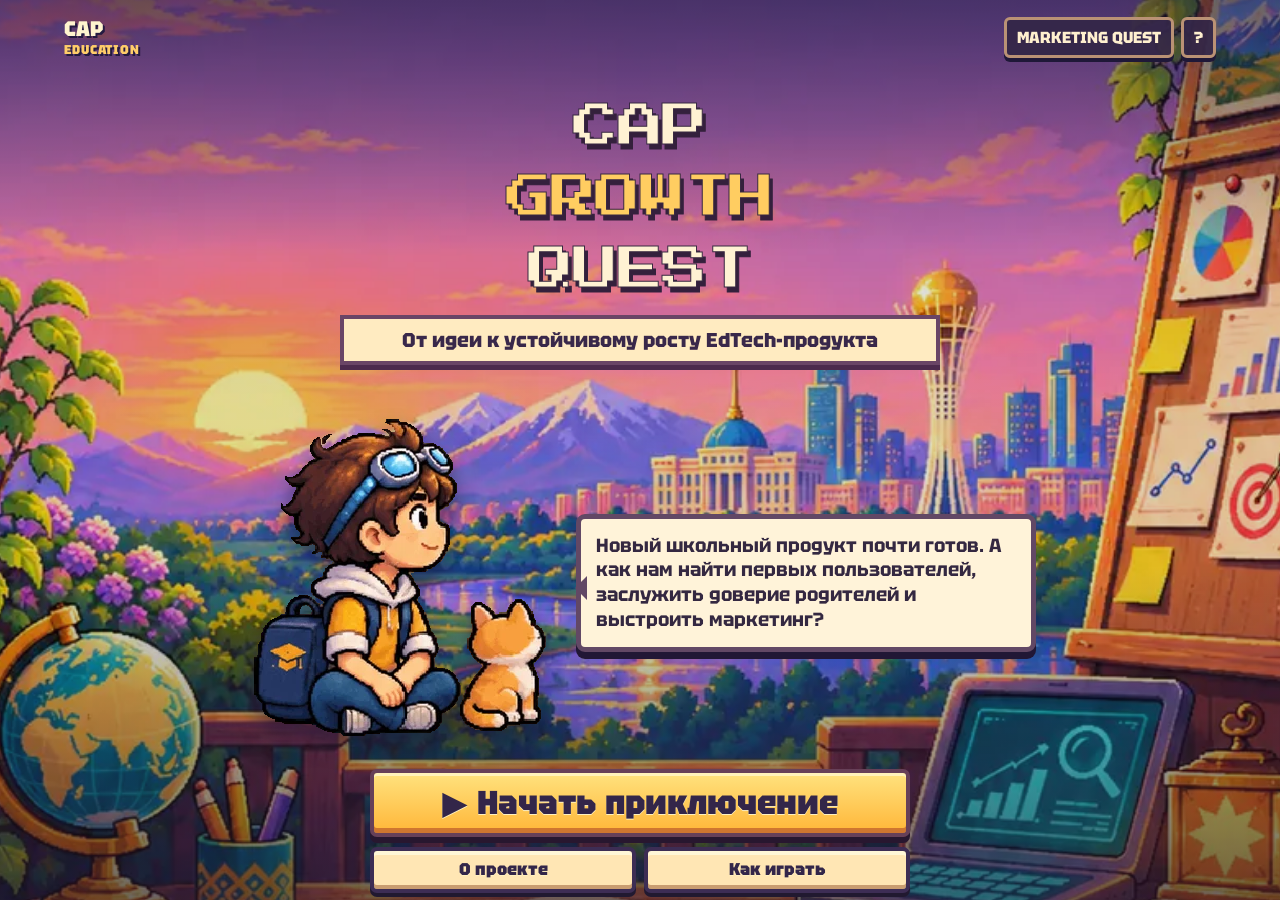
<file: index.html>
<!doctype html>
<html lang="ru">
<head>
<meta charset="utf-8"/>
<meta name="viewport" content="width=device-width,initial-scale=1,viewport-fit=cover"/>
<meta name="theme-color" content="#211a39"/>
<meta name="description" content="CAP Growth Quest — интерактивная маркетинговая стратегия запуска EdTech-продукта в Казахстане."/>
<title>CAP Growth Quest — интерактивная маркетинговая стратегия</title>
<link rel="preconnect" href="https://fonts.googleapis.com"/>
<link rel="preconnect" href="https://fonts.gstatic.com" crossorigin/>
<link href="https://fonts.googleapis.com/css2?family=Press+Start+2P&family=Tektur:wght@400;500;600;700;800;900&display=swap" rel="stylesheet"/>
<style>
:root{--deep:#291f44;--cream:#fff0cc;--gold:#ffcb54;--ink:#332749;--wood:#9b633d;--sea:#47bba6;--shadow:#120e2b;--title:'Press Start 2P',monospace;--body:'Tektur',system-ui,sans-serif;--top:env(safe-area-inset-top,0px);--bottom:env(safe-area-inset-bottom,0px)}
*{box-sizing:border-box}html,body{margin:0;min-width:320px;width:100%;min-height:100%;background:#18122e}body{font-family:var(--body);color:#fff2d6;overflow-x:hidden;font-size:16px}button,input{font:inherit}button{cursor:pointer;touch-action:manipulation}button:focus-visible,[tabindex]:focus-visible{outline:3px dashed #ffe6a4;outline-offset:3px}button:disabled{cursor:default}#app{position:relative;min-height:100svh;min-height:100dvh;overflow:hidden;isolation:isolate}.scene{position:absolute;inset:0;display:none;overflow:hidden;min-height:100svh;min-height:100dvh}.scene.active{display:block;animation:scene-in .45s ease-out}@keyframes scene-in{from{opacity:.4}to{opacity:1}}.backdrop{position:absolute;inset:0;overflow:hidden;background:#493b75}.backdrop img{position:absolute;width:100%;height:100%;object-fit:cover;object-position:var(--focus-x,50%) var(--focus-y,65%);pointer-events:none;user-select:none;filter:brightness(.88) saturate(1.06);transform:scale(var(--zoom,1));transform-origin:50% 50%}.backdrop:after{content:"";position:absolute;inset:0;background:linear-gradient(180deg,#1b183b9a 0%,transparent 28%,transparent 63%,#21172d99 100%);pointer-events:none}.backdrop .weather{position:absolute;inset:0;pointer-events:none;opacity:.37;background:radial-gradient(ellipse 50% 8% at 50% 44%,#ffe09b55,transparent 100%);animation:glow 8s ease-in-out infinite alternate}@keyframes glow{to{opacity:.72;transform:translateY(-6px)}}
#home{--focus-x:53%;--focus-y:60%}#research{--focus-x:52%;--focus-y:70%}#strategy{--focus-x:54%;--focus-y:69%}#pilot{--focus-x:52%;--focus-y:66%}#content{--focus-x:51%;--focus-y:74%}#scale{--focus-x:53%;--focus-y:65%}#final{--focus-x:52%;--focus-y:66%}
@media(min-aspect-ratio: 11/10){#home{--focus-x:53%;--focus-y:73%;--zoom:1.05}#strategy{--focus-x:56%;--focus-y:77%;--zoom:1.02}#pilot{--focus-x:55%;--focus-y:74%;--zoom:1.02}#content{--focus-x:58%;--focus-y:75%;--zoom:1.15}#scale{--focus-x:57%;--focus-y:78%;--zoom:1.08}}
@media(min-aspect-ratio: 19/10){#content{--focus-x:61%;--focus-y:78%;--zoom:1.2}#home{--focus-y:79%;--zoom:1.1}}
.layout{position:relative;z-index:2;min-height:100svh;min-height:100dvh;width:min(100%,1320px);margin:auto;padding:calc(12px + var(--top)) clamp(14px,3vw,38px) calc(16px + var(--bottom));display:flex;flex-direction:column;gap:12px}.hud{display:flex;align-items:center;justify-content:space-between;gap:8px;min-height:50px;flex-shrink:0}.brand{font-size:clamp(13px,3.5vw,21px);font-weight:900;line-height:1;color:#fff4ce;text-shadow:2px 2px #241a41;white-space:nowrap}.brand small{font-size:.61em;display:block;color:#ffcd69;letter-spacing:.07em;margin-top:5px}.hud-right{display:flex;align-items:center;gap:7px}.hud-tag,.hud-btn{border:3px solid #ba9275;background:#332647eb;box-shadow:0 4px #1f1838;color:#fff0cf;border-radius:6px;min-height:40px;display:inline-flex;align-items:center;justify-content:center;padding:7px 10px;font-weight:800;font-size:clamp(12px,2.6vw,16px);text-decoration:none}.hud-btn{gap:7px}.hud-btn:active,.gold-btn:active,.soft-btn:active{transform:translateY(3px);box-shadow:0 1px #1f1838}.hud-tag{gap:6px}.hud-icon{width:21px;height:21px;image-rendering:pixelated}.hud-title{font-family:var(--title);font-size:clamp(7px,1.5vw,11px);letter-spacing:0;white-space:nowrap}.chap-head{padding:15px 15px 13px;border:4px solid #644461;background:#29243eea;box-shadow:0 6px #1e1832;border-radius:5px;color:#fff1d0}.chapter-kicker{font-weight:900;font-size:12px;color:#ffce72;letter-spacing:.09em}.chapter-title,.dialog-title,.final-title{font-family:var(--title);font-weight:400;font-size:clamp(11px,2.55vw,19px);line-height:1.7;margin:7px 0 8px;color:#ffe9a6;overflow-wrap:break-word}.chap-head p{margin:0;font-weight:600;line-height:1.36;font-size:clamp(14px,3vw,17px)}.spacer{flex:1;min-height:20px}.bottom-stack{display:grid;gap:10px;flex-shrink:0}.panel{background:#fff0ce;border:5px solid #6b4b69;box-shadow:0 6px #251a34,inset 0 0 0 4px #d6b58d;border-radius:6px;color:#362a4a;padding:15px 17px}.panel p{font-weight:600;font-size:clamp(14px,3.5vw,18px);line-height:1.34;margin:4px 0 12px}.panel strong{color:#4e3e62}.dialog-title{font-size:clamp(10px,2.35vw,15px);color:#4e3654;line-height:1.6;margin:0 0 8px}.guide{display:flex;align-items:center;gap:10px}.guide img{width:clamp(64px,13vw,105px);height:auto;align-self:flex-end;image-rendering:pixelated;flex-shrink:0;filter:drop-shadow(0 4px 2px #30223a66)}.guide p{margin:0;font-size:clamp(13px,3vw,17px)}.gold-btn,.soft-btn{border:4px solid #3d2d54;box-shadow:0 6px #211930,inset 0 4px #ffedac,inset 0 -5px #d9832f;background:linear-gradient(#ffdd74,#ffb83d);color:#332649;font-weight:900;font-size:clamp(17px,3.8vw,23px);min-height:55px;line-height:1.04;display:flex;align-items:center;justify-content:center;gap:8px;text-align:center;padding:10px 15px;width:100%;border-radius:7px;text-shadow:0 1px #fff1c0}.gold-btn[disabled]{filter:grayscale(.68) saturate(.5);background:#c0b1a6;box-shadow:0 4px #211930;opacity:.92;font-size:clamp(15px,3vw,19px)}.soft-btn{background:#ffe6b4;box-shadow:0 4px #211930,inset 0 4px #fff7d7,inset 0 -4px #c99d71;font-size:clamp(13px,3vw,17px);min-height:42px}.mini-icon{display:inline-block;font-size:20px;color:#76528a}.pixel-svg{width:22px;height:22px;flex-shrink:0;image-rendering:pixelated}.ui-icon{width:18px;height:18px;flex-shrink:0;image-rendering:pixelated}.progress{display:flex;gap:5px;margin-top:9px}.progress span{flex:1;height:7px;border:1px solid #d9b18a;background:#584464}.progress span.done{background:#69dbb4}
/* intro */
#home .layout{justify-content:space-between}.logo-wrap{text-align:center;margin:clamp(10px,2vh,30px) auto 0;width:min(100%,680px)}.logo-hat{display:block;width:52px;margin:0 auto 8px;filter:drop-shadow(0 3px #392343)}.main-logo{font-family:var(--title);font-size:clamp(19px,5.2vw,46px);line-height:1.55;letter-spacing:-.03em;color:#fff2d3;-webkit-text-stroke:1px #392942;filter:drop-shadow(3px 5px 0 #34203c)}.main-logo span{display:block;color:#ffcd61}.ribbon{background:#ffebc1;border:4px solid #6a4566;color:#39284a;margin:9px auto 0;padding:9px 16px;max-width:600px;box-shadow:0 5px #4c2a4d;font-weight:800;font-size:clamp(14px,3vw,20px);line-height:1.2}.home-mid{display:flex;align-items:center;justify-content:space-between;gap:12px;min-height:150px}.home-character{width:clamp(162px,28vw,380px);object-fit:contain;image-rendering:pixelated;filter:drop-shadow(0 12px 10px #1c163b88)}.speech{max-width:430px;background:#fff3d9;border:5px solid #624865;color:#342841;border-radius:9px;padding:15px 15px;box-shadow:0 7px #211735;position:relative;font-size:clamp(13px,2.9vw,19px);line-height:1.3;font-weight:700}.speech:before{content:"";position:absolute;left:-18px;top:45%;border:12px solid transparent;border-right-color:#624865}.home-actions{width:min(100%,540px);margin:0 auto}.home-actions .gold-btn{min-height:68px;font-size:clamp(22px,5.2vw,33px)}.home-sub{display:flex;gap:8px;margin-top:10px}.home-sub .soft-btn{width:50%}
/* research: panoramically explore the illustrated space */
.explore{position:relative;width:100%;height:clamp(215px,36dvh,440px);border:6px solid #a67c62;box-shadow:0 8px #2a2240;background:#251c45;overflow:hidden}.explore-scroll{height:100%;width:100%;overflow:auto hidden;scrollbar-width:none;touch-action:pan-x;overscroll-behavior-x:contain;scroll-behavior:smooth}.explore-scroll::-webkit-scrollbar{display:none}.explore-world{position:relative;height:100%;width:max(100%,760px);background:url('assets/scenes/research.webp') center center/100% 100% no-repeat}.clue{position:absolute;transform:translate(-50%,-50%);width:clamp(52px,6vw,88px);height:clamp(52px,6vw,88px);border:3px dashed #fff2c0;border-radius:50%;background:#f6bc514a;box-shadow:0 0 0 3px #322348a0,0 0 22px #ffe7ab;animation:pulse 2.4s ease-in-out infinite;color:white;display:grid;place-items:center}.clue.done{opacity:.08;pointer-events:none}.clue[data-clue="parent"]{left:19%;top:69%}.clue[data-clue="market"]{left:54%;top:74%}.clue[data-clue="feedback"]{left:87%;top:47%}@keyframes pulse{50%{box-shadow:0 0 0 4px #322348a0,0 0 9px #ffe7ab;transform:translate(-50%,-50%) scale(.91)}}.pan-arrow{position:absolute;top:38%;width:41px;height:64px;border:3px solid #e2b97f;background:#2c2246dd;color:#fff1d0;box-shadow:0 4px #211830;z-index:4;display:grid;place-items:center;font-size:23px;border-radius:5px}.pan-arrow.left{left:5px}.pan-arrow.right{right:5px}.pan-arrow:disabled{opacity:.28}.pan-bar{position:absolute;top:9px;left:28%;right:28%;height:7px;background:#252040bb;border:1px solid #ffdfaa;pointer-events:none;z-index:4}.pan-bar span{display:block;height:100%;background:#ffcc66;position:relative}.clue-chip-row{display:flex;gap:8px;flex-wrap:wrap}.clue-chip{font-size:clamp(13px,2.75vw,17px);font-weight:800;flex:1;min-width:70px;background:#4a3a5e;color:#e6d8d6;padding:6px;text-align:center;border:2px solid #80647a}.clue-chip.done{background:#316b5f;color:#ffedca;border-color:#71caa7}
/* strategy dragging */
.board{background:#28243edb;border:5px solid #a27c67;box-shadow:0 7px #241b35;padding:12px;border-radius:5px}.board-caption{font-weight:800;color:#ffe2a5;font-size:clamp(13px,2.5vw,17px);margin:0 0 8px}.road-slots{display:grid;grid-template-columns:repeat(5,minmax(0,1fr));gap:6px}.road-slot{background:#3f3a58;color:#fff4d2;border:2px dashed #d2b58b;min-height:75px;padding:6px 3px;border-radius:4px;display:flex;align-items:center;justify-content:center;flex-direction:column;gap:4px;font-size:clamp(10px,2vw,14px);font-weight:700;line-height:1.1;word-break:break-word}.road-slot:before{content:attr(data-step);font-size:11px;color:#f8d485}.road-slot.filled{background:#357667;border-style:solid;border-color:#a1e5c0}.cards-bank{display:flex;flex-wrap:wrap;gap:7px;margin-top:10px}.strategy-card{border:3px solid #754e6a;background:#ffedc6;box-shadow:0 3px #242039;padding:9px 10px;color:#3b2c50;font-weight:900;font-size:clamp(12px,2.8vw,18px);border-radius:3px;touch-action:none;min-height:43px}.strategy-card.selected{border-color:#6decc2;background:#fff8d2;box-shadow:0 0 0 3px #59ccac}.strategy-card:disabled{opacity:.38;cursor:default}.drag-ghost{position:fixed;transform:translate(-50%,-50%);z-index:100;pointer-events:none;background:#ffdf80;border:3px solid #603d67;box-shadow:0 7px #1c1533;padding:12px;color:#302544;font-weight:900;white-space:nowrap}.feedback{font-size:clamp(13px,3vw,18px);line-height:1.3;font-weight:650}.feedback.ok{color:#286b54}
/* pilot */
.funnel{background:#25213fe8;border:5px solid #97745e;box-shadow:0 7px #231832;padding:13px;display:grid;gap:9px}.funnel-kicker{font-size:12px;color:#ffe3ae;font-weight:900}.funnel-row{display:grid;grid-template-columns:repeat(3,1fr);gap:8px}.metric{border:3px solid #b18c76;background:#fff0d1;color:#382c4c;padding:10px 4px;text-align:center}.metric b{display:block;font-size:clamp(23px,5vw,38px);line-height:1.15}.metric span{font-size:clamp(12px,2.3vw,15px);font-weight:700}.issue-row{display:grid;grid-template-columns:1fr 1fr;gap:8px}.issue{border:3px solid #997880;background:#413452;color:#ffebd4;padding:11px 7px;min-height:76px;font-size:clamp(12px,2.55vw,17px);font-weight:700;line-height:1.2;text-align:center}.issue.discovered{border-color:#a0e3be;background:#266455;color:#fff8d5}.issue-title{font-weight:900;color:#ffe4aa;margin-bottom:5px}.mini-note{font-size:12px;color:#eddbc4;line-height:1.28}
/* connections */
.links-board{background:#202844ed;border:5px solid #94765f;padding:12px;box-shadow:0 7px #231b36}.links-area{position:relative;display:grid;grid-template-columns:1fr 1fr;gap:clamp(40px,13vw,140px);min-height:310px}.links-col{display:grid;grid-template-rows:repeat(4,1fr);gap:8px;z-index:2}.link-node{border:3px solid #9b7a91;border-radius:4px;background:#3f5169;color:#fff2d7;min-height:58px;padding:5px 7px;font-size:clamp(12px,2.6vw,18px);font-weight:800;line-height:1.15;display:flex;align-items:center;justify-content:center;text-align:center}.link-node.active{background:#b47a3c;border-color:#ffe4a4;color:#291f43}.link-node.done{background:#2d7b67;border-color:#91dfbd}.link-node:disabled{opacity:.86}.links-svg{position:absolute;inset:0;width:100%;height:100%;pointer-events:none;z-index:1;overflow:visible}
/* economics */
.economy{background:#fff0cf;border:5px solid #715069;box-shadow:0 7px #231a35;padding:14px 16px;color:#302344}.model-note{font-size:12px;font-weight:750;color:#785f70;margin:0 0 9px}.range-row{margin:10px 0;display:grid;gap:5px}.range-head{display:flex;justify-content:space-between;gap:8px;font-size:clamp(13px,3vw,17px);font-weight:750}.range-head b{white-space:nowrap}.range-row input{width:100%;accent-color:#a86c45;height:20px;touch-action:pan-y}.numbers{display:grid;grid-template-columns:repeat(3,1fr);gap:7px;margin-top:13px}.numbers .metric{padding:9px 4px;border-color:#b79877}.numbers .metric b{font-size:clamp(16px,4vw,27px)}.numbers .metric span{font-size:11px}.model-warning{font-size:12px;color:#675365;margin:9px 0 0;font-weight:600}.successbar{background:#533a5a;color:#fff2d4;padding:9px;margin-top:10px;font-size:14px;font-weight:750;text-align:center}.successbar.win{background:#287561}
/* finale */
.final-scroll{flex:1;min-height:0;overflow:auto;padding-right:3px;scrollbar-width:thin}.final-card{background:#fff1d2;color:#322747;border:5px solid #735069;box-shadow:0 7px #271e35;padding:16px}.final-title{text-align:center;font-size:clamp(14px,3vw,23px);color:#593d64;line-height:1.65}.final-card p{font-weight:600;font-size:clamp(14px,2.65vw,19px);line-height:1.4}.phase{border:3px solid #c79d75;background:#fff8e8;margin:10px 0;padding:12px 13px;color:#3a2c4b}.phase strong{font-family:var(--title);font-size:clamp(9px,1.6vw,12px);line-height:1.65;display:block;margin-bottom:6px;color:#386758}.phase p{margin:0;font-size:clamp(13px,2.3vw,17px)}.pill-row{display:flex;gap:6px;flex-wrap:wrap}.pill-row span{padding:5px 9px;background:#e3c99e;color:#463450;font-size:clamp(11px,2vw,14px);font-weight:800;border:2px solid #b18d73}
/* responsive refinements */
@media(max-width:640px){.layout{gap:9px}.chap-head{padding:11px 12px}.chapter-title{font-size:clamp(10px,2.65vw,13px);line-height:1.65}.chap-head p{font-size:13px}.panel{padding:11px 12px}.panel p{font-size:13px}.bottom-stack{gap:7px}.guide img{width:56px}.guide p{font-size:12px}.home-mid{flex-direction:column;align-items:stretch;justify-content:center;gap:0}.home-character{width:clamp(130px,38vw,210px);margin:auto 0 auto 0}.speech{max-width:100%;font-size:clamp(13px,3.15vw,16px);padding:12px 14px}.speech:before{top:-17px;left:30px;border:9px solid transparent;border-bottom-color:#624865}.logo-wrap{margin-top:4px}.main-logo{font-size:clamp(18px,5.5vw,26px)}.ribbon{font-size:14px;padding:8px}.home-actions .gold-btn{min-height:62px}.funnel{padding:10px;gap:7px}.explore{height:clamp(190px,33dvh,320px)}.road-slots{gap:3px}.road-slot{min-height:66px;font-size:10px;padding:5px 2px}.board{padding:10px}.cards-bank{gap:6px}.strategy-card{font-size:13px;min-height:40px;padding:6px}.links-area{min-height:265px;gap:32px}.link-node{min-height:47px;padding:3px;font-size:12px}.economy{padding:9px 12px}.range-row{margin:7px 0}.range-head{font-size:13px}.numbers .metric b{font-size:19px}}
@media(max-height:730px) and (max-width:640px){.layout{padding-top:calc(8px + var(--top));padding-bottom:calc(9px + var(--bottom));gap:6px}.hud{min-height:40px}.hud-btn,.hud-tag{min-height:33px;padding:5px 7px}.chap-head{padding:8px 10px}.chapter-title{margin:4px 0}.chapter-kicker{font-size:10px}.explore{height:27dvh;min-height:140px}.guide img{width:42px}.panel p{margin:3px 0 6px}.gold-btn{min-height:45px;padding:7px}.home-character{width:28vw}.home-mid{flex-direction:row}.speech{font-size:12px}.road-slot{min-height:53px}.links-area{min-height:215px}.link-node{min-height:38px}.economy .range-row{margin:3px 0}.model-note,.model-warning{font-size:10px}}
@media(min-width:900px){.layout{padding-inline:clamp(25px,5vw,70px)}.mission-layout{display:grid;grid-template-columns:minmax(340px,1fr) minmax(360px,1fr);grid-template-rows:auto auto 1fr;gap:22px;align-items:start}.mission-layout .hud{grid-column:1/-1}.mission-layout .chap-head{grid-column:1;grid-row:2}.mission-layout .activity{grid-column:2;grid-row:2/4;align-self:center}.mission-layout .bottom-stack{grid-column:1;grid-row:3;align-self:end}.mission-layout .spacer{display:none}.home-mid{justify-content:center}.home-character{width:320px}.speech{max-width:460px}.explore{height:min(64dvh,520px)}.road-slot{min-height:90px}.links-area{min-height:370px}.final-layout{max-width:1100px}.final-card{padding:22px}}
@media(prefers-reduced-motion:reduce){*,*:before,*:after{animation:none!important;transition:none!important;scroll-behavior:auto!important}}

/* CAP Growth Quest v7 — 16-bit illustrated responsive gameplay */
.scene{overflow-y:auto;overscroll-behavior-y:contain}.scene.active{display:block}
.layout{min-height:100dvh}.activity{position:relative;flex:0 1 auto;min-height:0}
.hud{gap:6px}.chap-head{border:4px solid #7b5170;background:linear-gradient(155deg,#302443f5,#2a2745f5);box-shadow:0 6px 0 #1c1935, inset 0 0 0 2px #c38c9a3d}
.chapter-kicker{font-weight:800;letter-spacing:.035em;color:#ffd582}.chapter-title{font-size:clamp(10px,2.7vw,17px);line-height:1.62}
.panel{background:#fff1d2;box-shadow:0 6px #241a35,inset 0 0 0 4px #e0b68a;border-color:#755071}
.dialog-title{line-height:1.7}.gold-btn{border-color:#674058;box-shadow:0 6px #28172f,inset 0 3px #fff2bb,inset 0 -5px #cf762f;background:linear-gradient(#ffe27e,#ffb638)}
/* Mission 1: preserve the photographic pixel-art composition without distortion */
.explore{height:clamp(215px,34dvh,430px);border:5px solid #a77a68;box-shadow:0 6px #291e3d;background:#251c45;flex-shrink:0}
.explore-world{position:relative;height:100%;width:auto;min-width:100%;background:url('assets/scenes/research.webp') center center / cover no-repeat}
.explore-scroll{touch-action:pan-x;overflow:auto hidden;scrollbar-width:none}
.explore-scroll:focus-visible{outline:2px solid #ffdc83;outline-offset:-3px}
.clue{width:clamp(33px,9vw,46px);height:clamp(33px,9vw,46px);border:2px solid #ffe39c;background:#f6c4533d;box-shadow:0 0 0 4px #ffcf5d55,0 0 16px #fff1a4;backdrop-filter:blur(1px);border-radius:50%;z-index:3;animation:clue-pulse 1.9s ease-in-out infinite}
.clue:before{content:"";width:9px;height:9px;background:#fff4a8;border-radius:50%;box-shadow:0 0 8px #fff1bd}
.clue.done{opacity:.08}
.clue[data-clue="parent"]{left:11.4%;top:67.5%}.clue[data-clue="market"]{left:35%;top:87%}.clue[data-clue="feedback"]{left:83.3%;top:65.7%}
@keyframes clue-pulse{50%{transform:translate(-50%,-50%) scale(.88);box-shadow:0 0 0 2px #ffcf5d55,0 0 7px #fff1a4}}
.pan-arrow{display:none!important}.pan-bar{top:10px;z-index:5;height:6px}
/* Pipes mission */
.pipes-panel,.jigsaw-panel{background:#2a2345ed;border:5px solid #b98c72;box-shadow:0 7px #1d1934,inset 0 0 0 2px #e6b58a55;border-radius:7px;padding:12px;color:#fff2d7}
.pipes-top,.jigsaw-top{display:flex;align-items:center;justify-content:space-between;gap:10px;font-weight:900;font-size:clamp(13px,3.2vw,18px);margin-bottom:9px;color:#ffe2a0}
.pipes-heading{font-family:var(--title);font-size:clamp(7px,2vw,11px);line-height:1.5}
.pipe-legend{display:grid;grid-template-columns:repeat(2,minmax(0,1fr));gap:5px;margin:0 0 8px}
.pipe-legend-item{background:#fff0ce;border:3px solid #705271;color:#332846;display:flex;gap:7px;align-items:center;min-width:0;text-align:left;padding:6px;min-height:42px;font-size:clamp(11px,2.9vw,15px);font-weight:850;line-height:1.12;border-radius:3px}
.pipe-legend-item small{display:block;font-size:.85em;opacity:.8}.pipe-legend-item.selected{box-shadow:0 0 0 3px var(--pipe-color);background:#fff9e4}.pipe-legend-item.complete{border-color:#7de6aa}
.pipe-dot{width:28px;height:28px;display:grid;place-items:center;background:var(--pipe-color);border:3px solid #403252;color:#2d2441;flex-shrink:0;font-family:var(--title);font-size:10px}
.pipe-board-wrap{display:flex;justify-content:center;overflow:hidden;padding:4px 0}
.pipe-board{display:grid;grid-template-columns:repeat(7,minmax(0,1fr));width:min(100%,360px);aspect-ratio:7 / 8;background:#3b3159;border:4px solid #856680;box-shadow:0 4px #160f2c;touch-action:none}
.pipe-cell{position:relative;min-width:0;min-height:0;aspect-ratio:1;border:1px solid #8b78915c;background:#322949;display:grid;place-items:center;cursor:crosshair;padding:0;overflow:hidden;color:#fff}
.pipe-cell:nth-child(2n){background:#362d50}.pipe-cell:focus-visible{z-index:5}
.pipe-cell svg{position:absolute;inset:0;width:100%;height:100%;overflow:visible}
.pipe-cell.pipe-endpoint{background:#3c3555;box-shadow:inset 0 0 0 2px var(--pipe-color);color:#fff;}
.pipe-cell .endpoint-glyph{font-family:var(--title);font-size:clamp(10px,2.9vw,17px);color:var(--pipe-color);text-shadow:1px 1px #171229}
.pipes-instruction,.jigsaw-instructions{font-size:clamp(12px,3vw,15px);color:#ffe8c1;line-height:1.3;margin:11px 0 8px;min-height:35px}
.pipe-actions{display:grid;grid-template-columns:1fr 1fr;gap:8px}.pipe-actions .soft-btn{min-height:37px;white-space:nowrap;font-size:clamp(12px,3vw,15px);border-width:3px;padding:7px 3px}
/* Growth laboratory */
.growth-economy{padding:12px}.growth-caption{display:flex;justify-content:space-between;align-items:center;gap:8px;font-family:var(--title);font-size:clamp(8px,2.1vw,11px);line-height:1.5;color:#ffe2a0}
.growth-caption small{font-family:var(--body);font-size:12px;font-weight:700;text-align:right;color:#f7e1c6}
.audience-value{text-align:center;background:#fff1d1;color:#3b2b53;padding:9px 7px;margin:10px 0;border:3px solid #c79d78;box-shadow:0 4px #211932}.audience-value span{display:block;font-size:13px;font-weight:800}.audience-value strong{font-family:var(--title);font-weight:400;font-size:clamp(13px,3.8vw,22px);line-height:1.75}
.tier-chips{display:grid;grid-template-columns:repeat(4,minmax(0,1fr));gap:5px;margin:10px 0 15px}.tier-chip{border:2px solid #99748d;background:#fff1cf;color:#473251;font-family:var(--body);font-size:clamp(12px,2.9vw,16px);font-weight:800;padding:6px 1px;min-height:35px}.tier-chip.active{background:#ffcd58;border-color:#fff1aa;box-shadow:0 0 0 2px #5d3e69}
.growth-economy .range-row{margin:10px 0}.growth-economy .range-head{font-size:clamp(13px,3.2vw,16px)}.growth-economy .growth-metrics{display:grid;grid-template-columns:repeat(3,minmax(0,1fr));gap:6px;margin:13px 0}
.growth-metrics .metric{padding:10px 5px;min-width:0}.growth-metrics .metric b{font-size:clamp(14px,3.45vw,23px);overflow-wrap:anywhere;line-height:1.2}.growth-metrics .metric span{font-size:clamp(10px,2.65vw,14px)}
.growth-chart{background:#28223e;border:2px solid #755673;padding:10px;display:grid;gap:7px}.chart-level{display:grid;grid-template-columns:52px 1fr 55px;gap:7px;align-items:center;font-size:clamp(11px,2.9vw,15px);font-weight:800}.chart-level>div{height:12px;background:#48365e;border:1px solid #9976a0}.chart-level i{display:block;background:linear-gradient(90deg,#50e7c0,#ffcb4e);height:100%}.chart-level b{text-align:right;font-size:12px}.growth-economy .model-warning{margin:10px 0 0;font-size:clamp(11px,2.75vw,14px);line-height:1.35}
/* Puzzle mission */
.jigsaw-panel{padding:12px}.jigsaw-top{font-family:var(--title);font-size:clamp(8px,2.1vw,12px)}
.jigsaw-board{position:relative;width:min(100%,350px);aspect-ratio:1;display:grid;grid-template-columns:repeat(3,minmax(0,1fr));grid-template-rows:repeat(3,minmax(0,1fr));margin:auto;background:linear-gradient(#2d254aca,#2d254aca),url('assets/scenes/scale.webp') center 67% / cover;border:4px solid #c69c76;box-shadow:0 5px #1b1532;overflow:hidden}
.jigsaw-slot{position:relative;min-width:0;min-height:0;overflow:hidden;background:#28213a94;border:1px dashed #e6c99d8b;display:grid;place-items:center;color:#f8dfad}
.jigsaw-slot:disabled{opacity:1}.slot-guide{font-family:var(--title);font-size:15px;opacity:.35}.jigsaw-slot.is-placed{border:1px solid #d5a671}
.jigsaw-piece{position:relative;width:100%;height:100%;border:2px solid #fff1be;box-shadow:inset 0 0 0 2px #634765;min-width:0;min-height:0;background-image:linear-gradient(#16112e35,#16112e35),url('assets/scenes/scale.webp');background-size:300% 300%;background-repeat:no-repeat;image-rendering:pixelated;display:grid;place-items:end center;text-align:center;padding:3px;cursor:grab}
.jigsaw-piece span{background:#271d42d9;color:#fff4d6;font-size:clamp(8px,2.35vw,12px);font-weight:850;line-height:1.05;width:100%;padding:3px 1px;text-shadow:1px 1px #21162b}
.jigsaw-tray{display:grid;grid-template-columns:repeat(3,minmax(0,1fr));gap:6px;min-height:84px;margin-top:7px}.jigsaw-tray .jigsaw-piece{height:clamp(53px,14vw,78px);border-width:3px}.jigsaw-tray .jigsaw-piece.selected{outline:3px solid #ffd668;outline-offset:0;filter:brightness(1.15)}
#puzzle .bottom-stack .guide img{width:clamp(58px,13vw,95px)}
@media(max-width:420px){.layout{gap:9px;padding:calc(10px + var(--top)) 12px calc(13px + var(--bottom))}.chap-head{padding:10px 12px}.chapter-title{font-size:clamp(10px,2.65vw,12px);margin:5px 0}.chap-head p{font-size:clamp(13px,3.6vw,15px)}.panel{padding:10px 12px}.panel p{font-size:13px}.dialog-title{font-size:10px}.gold-btn{min-height:49px}.explore{height:clamp(213px,32dvh,330px)}.clue-chip{font-size:clamp(12px,3vw,14px)}.pipes-panel{padding:8px}.pipe-board{width:min(100%,310px)}.pipes-instruction{margin:6px 0;font-size:12px}.pipe-legend-item{min-height:34px;padding:3px 4px}.pipe-dot{width:22px;height:22px;font-size:8px}.jigsaw-board{width:min(100%,300px)}.jigsaw-panel{padding:8px}.jigsaw-instructions{font-size:12px}.jigsaw-tray .jigsaw-piece{height:55px}.growth-economy{padding:8px}.growth-chart{padding:5px}}
@media(max-height:760px) and (max-width:480px){.explore{height:clamp(185px,29dvh,270px)}.pipes-panel{padding:6px}.pipe-board{width:min(100%,282px)}.pipe-legend-item{min-height:30px}.jigsaw-board{width:min(100%,258px)}.jigsaw-tray .jigsaw-piece{height:45px}}
@media(prefers-reduced-motion:reduce){.clue{animation:none}}


/* Finishing touches: keep exact aspect ratio on desktop, crop-free puzzle success */
@media(min-width:800px){#research .explore{width:min(100%,1100px);height:min(65vw,620px);margin-inline:auto}#research .activity{max-width:1100px;margin-inline:auto;width:100%}}
.jigsaw-piece em{font-style:normal;color:#ffda72}.jigsaw-board .jigsaw-piece{pointer-events:none}
#puzzle .jigsaw-tray:empty{display:none}

.jigsaw-tray .jigsaw-piece{touch-action:none;user-select:none}.drag-preview{box-shadow:0 6px 14px #100922aa;transform:scale(1.05);opacity:.92}

/* Mission 2: validated stage feedback; filled does not imply correct. */
#strategy .road-slot{position:relative;transition:background-color .18s,border-color .18s,box-shadow .18s}
#strategy .road-slot.filled{background:#4c425f;border-color:#c4a77f;border-style:solid;color:#fff5dd}
#strategy .road-slot.validated{background:#276b57;border:3px solid #9ae8b7;box-shadow:inset 0 0 0 2px #205b4b,0 0 9px #76e8ae55;color:#f5ffdc;opacity:1;cursor:default}
#strategy .road-slot.needs-review{background:#624054;border:3px solid #ffba67;box-shadow:inset 0 0 0 2px #78465a;color:#fff4dc}
#strategy .road-slot.validated::after,#strategy .road-slot.needs-review::after{position:absolute;top:-9px;right:-6px;width:22px;height:22px;display:grid;place-items:center;border:2px solid #322a4b;border-radius:3px;font:900 16px/1 'Tektur',sans-serif;text-shadow:none}
#strategy .road-slot.validated::after{content:'✓';background:#a2edac;color:#164d38}
#strategy .road-slot.needs-review::after{content:'!';background:#ffbd67;color:#683c28}
#strategy .road-slot:focus-visible{outline:3px solid #fff1a6;outline-offset:2px}
@media(max-width:640px){#strategy .road-slot.validated::after,#strategy .road-slot.needs-review::after{top:-8px;right:-4px;width:19px;height:19px;font-size:13px}}


/* FINITE PIPE PUZZLE — selectable inventory, rotation, eraser, and connected flow */
#content .pipe-board{touch-action:manipulation}
#content .pipe-cell{touch-action:manipulation;cursor:pointer;border-color:#b9a9bc4f}
#content .pipe-cell.pipe-used{background:#403957}
#content .pipe-cell.pipe-lit{background:#40536b;box-shadow:inset 0 0 7px #8be9ff88}
#content .pipe-cell.pipe-endpoint{cursor:default}
#content .pipe-cell:disabled{opacity:1}
#content .pipe-legend-item{min-height:39px;position:relative;padding:5px 7px}
#content .pipe-legend-item.complete{background:#d1f2d6;border-color:#79dfad}
#content .pipe-ok{font-size:21px;font-weight:900;color:#216749;margin-left:auto}
#content .pipe-inventory{display:grid;grid-template-columns:repeat(3,minmax(0,1fr));gap:6px;margin:3px 0 9px}
#content .pipe-tool{display:grid;grid-template-columns:36px minmax(0,1fr);grid-template-rows:1fr 1fr;column-gap:6px;align-items:center;min-width:0;min-height:58px;border:3px solid #977a8c;background:#f9eac9;color:#352b4a;box-shadow:0 4px #191629;padding:5px;cursor:grab;touch-action:none}
#content .pipe-tool.selected{background:#fff9e4;border-color:#78e2b8;box-shadow:0 0 0 2px #459c7d,0 4px #191629}
#content .pipe-tool:disabled{opacity:.53;cursor:default}
#content .pipe-tool-image{display:grid;place-items:center;grid-row:1/3;width:36px;height:36px;border:2px solid #796b8c;background:#3a3554}
#content .pipe-tool-image svg{width:100%;height:100%}
#content .pipe-tool-title{font-family:var(--body);font-size:clamp(12px,2.55vw,15px);font-weight:900;line-height:1.05;text-align:left}
#content .pipe-tool-qty{font-family:var(--body);font-size:clamp(12px,2.45vw,15px);font-weight:800;text-align:left;color:#674e78}
#content .pipe-erase-symbol{font:900 32px/1 var(--body);color:#ffd0aa}
#content .pipe-terminal{position:absolute;inset:0;pointer-events:none}
#content .pipe-terminal::before{content:"";position:absolute;top:39%;height:22%;width:50%;background:var(--pipe-color);border-top:2px solid #21192f;border-bottom:2px solid #21192f}
#content .pipe-terminal.start::before{left:50%}
#content .pipe-terminal.finish::before{left:0}
#content .endpoint-glyph{position:relative;z-index:1;background:#332a4b;border:2px solid var(--pipe-color);border-radius:3px;padding:1px 3px}
.pipe-ghost{position:fixed;width:46px;height:46px;transform:translate(-50%,-50%);background:#35304d;border:3px solid #ffe09a;box-shadow:0 4px #201730;pointer-events:none;z-index:999}
.pipe-ghost svg{display:block;width:100%;height:100%}
#content .pipe-actions .soft-btn:disabled{opacity:.46}
@media(max-width:420px){
 #content .pipes-panel{padding:7px}
 #content .pipe-legend{gap:4px;margin-bottom:5px}
 #content .pipe-legend-item{min-height:32px;padding:3px 5px}
 #content .pipe-inventory{gap:4px;margin:2px 0 7px}
 #content .pipe-tool{grid-template-columns:29px minmax(0,1fr);min-height:47px;padding:3px;border-width:2px;column-gap:3px}
 #content .pipe-tool-image{width:29px;height:29px}
 #content .pipe-tool-title{font-size:11px}
 #content .pipe-tool-qty{font-size:12px}
 #content .pipe-board{width:min(100%,286px)}
 #content .pipes-instruction{font-size:11px;line-height:1.25;min-height:35px}
}
@media(max-height:760px) and (max-width:480px){#content .pipe-board{width:min(100%,260px)}}



/* Mission 4 v9: compact 8x8 without map dragging or zoom. */
#content{overflow-y:auto;overflow-x:hidden;overscroll-behavior-y:contain}
#content .layout.mission-layout{
 display:flex!important;flex-direction:column;align-items:stretch;justify-content:flex-start;
 gap:10px;width:min(100%,760px);height:auto!important;min-height:100dvh!important;
 max-height:none!important;overflow:visible!important;
 padding-top:calc(12px + var(--top));padding-bottom:calc(24px + var(--bottom));
}
#content .mission-layout>.hud,#content .mission-layout>.chap-head,
#content .mission-layout>.activity-pipes,#content .mission-layout>.bottom-stack{
 position:relative;display:block;width:100%;max-width:100%;min-width:0;flex:none;
 grid-area:auto!important;grid-column:auto!important;grid-row:auto!important;
 align-self:stretch!important;inset:auto;
}
#content .mission-layout>.hud{display:flex;min-height:40px}
#content .mission-layout>.spacer{display:none!important}
#content .mission-layout>.activity-pipes{z-index:2}
#content .mission-layout>.bottom-stack{z-index:1;display:grid;gap:8px;margin-top:7px}
#content .pipes-panel{width:100%;max-width:none!important;margin:0!important;padding:10px}
#content .pipe-board-wrap{
 position:relative;display:flex;justify-content:center;align-items:center;
 width:100%;height:auto;min-height:0;overflow:visible;padding:7px 0;
 background:none;border:0;box-shadow:none;cursor:default;touch-action:manipulation;
}
#content .pipe-board{
 position:relative;left:auto;top:auto;display:grid;
 grid-template-columns:repeat(8,minmax(0,1fr));grid-template-rows:repeat(8,minmax(0,1fr));
 width:min(100%,460px);max-width:460px;min-width:0;height:auto;aspect-ratio:1;
 border:4px solid #8b6e83;box-shadow:0 5px #150f2c;
 transform:none!important;touch-action:manipulation;will-change:auto;
}
#content .pipe-cell{position:relative;width:100%;height:100%;min-width:0;min-height:0;aspect-ratio:1;touch-action:manipulation;overflow:hidden;border:1px solid #987dac66}
#content .pipe-cell.pipe-wall{background:#765a6b;border:2px solid #c39587;box-shadow:inset -4px -4px #4e405d,inset 3px 3px #d7ab82}
#content .pipe-wall-shine{position:absolute;left:12%;top:13%;width:45%;height:12%;background:#e6bf90;box-shadow:3px 10px 0 -1px #9e7187,-2px 19px 0 -1px #533d58}
#content .pipe-cell.pipe-used{background:#403857}
#content .pipe-cell.pipe-lit{background:#475775;box-shadow:inset 0 0 5px #74eaff88}
#content .pipe-cell.pipe-endpoint{cursor:default;background:#312946;border:2px solid var(--pipe-color);box-shadow:inset 0 0 6px var(--pipe-color)}
#content .pipe-terminal{position:absolute;inset:0;pointer-events:none}
#content .pipe-terminal::before{content:'';position:absolute;background:var(--pipe-color);border:2px solid #22192f}
#content .pipe-terminal.pipe-t-E::before{left:50%;top:39%;width:50%;height:22%}
#content .pipe-terminal.pipe-t-W::before{left:0;top:39%;width:50%;height:22%}
#content .pipe-terminal.pipe-t-N::before{left:39%;top:0;width:22%;height:50%}
#content .pipe-terminal.pipe-t-S::before{left:39%;top:50%;width:22%;height:50%}
#content .endpoint-glyph{position:relative;z-index:1;font-size:clamp(11px,3vw,15px);border:2px solid var(--pipe-color);background:#332a4b;color:#fff5cf;padding:1px 2px}
#content .pipe-legend-item{min-height:34px}
#content .pipe-inventory{margin-top:5px}
#content .pipes-instruction{font-size:12px;line-height:1.25;margin:7px 0 5px;min-height:0}
#content .pipe-actions .soft-btn{min-height:33px}
#content .bottom-stack .panel,#content .bottom-stack .gold-btn{position:relative;inset:auto;transform:none;width:100%}
@media(max-width:420px){
 #content .layout.mission-layout{gap:8px}
 #content .chap-head{padding:9px 11px}
 #content .chap-head p{font-size:13px;line-height:1.3}
 #content .pipe-legend{gap:4px;margin-bottom:4px}
 #content .pipe-legend-item{min-height:31px}
 #content .pipe-inventory .pipe-tool{min-height:43px}
 #content .pipes-instruction{font-size:11px}
 #content .pipe-actions .soft-btn{min-height:30px}
 #content .pipe-board{width:min(100%,355px)}
 #content .bottom-stack .guide img{width:58px}
 #content .bottom-stack .guide p{font-size:13px}
}
@media(min-width:900px){#content .layout.mission-layout{width:min(100%,840px);padding-inline:clamp(22px,3vw,40px)}#content .pipe-board{width:min(100%,500px);max-width:500px}}


/* Research Mission: desktop mouse drag + wheel + visible panorama arrows. */
#research .explore{position:relative}
#research .explore-scroll{cursor:grab;scroll-behavior:auto!important;overscroll-behavior-x:contain;user-select:none;-webkit-user-select:none}
#research .explore-scroll.research-dragging{cursor:grabbing}
#research .explore-scroll .clue{user-select:none;-webkit-user-select:none}
#research .pan-arrow{display:grid!important;position:absolute;z-index:7;top:50%;transform:translateY(-50%);width:42px;height:55px;min-height:0;place-items:center;padding:0;font-size:24px;line-height:1;color:#fff5ca;border:3px solid #efc68e;border-radius:5px;background:#2f254dcc;box-shadow:0 4px #1a1532;opacity:1;touch-action:manipulation}
#research .pan-arrow.left{left:6px}
#research .pan-arrow.right{right:6px}
#research .pan-arrow:disabled{opacity:.22;pointer-events:none}
#research .research-pan-help{position:absolute;left:50%;bottom:10px;transform:translateX(-50%);z-index:5;background:#272038db;border:1px solid #ffdda0a8;box-shadow:0 2px #110d25;color:#fff3d4;font-size:clamp(10px,1.2vw,12px);font-weight:800;line-height:1.25;white-space:nowrap;padding:4px 8px;pointer-events:none;text-shadow:0 1px #151025}
#research .pan-bar{top:9px;z-index:6}
@media(min-width:900px){
 #research .layout.mission-layout{grid-template-columns:minmax(300px,.88fr) minmax(425px,1.12fr);grid-template-rows:auto auto 1fr;align-items:start;gap:15px 22px}
 #research .mission-layout>.activity{align-self:start}
 #research .mission-layout>.bottom-stack{align-self:start}
 #research .explore{height:clamp(310px,51dvh,480px)!important}
}
@media(max-width:600px){
 #research .pan-arrow{width:29px;height:40px;font-size:17px;border-width:2px}
 #research .pan-arrow.left{left:2px}
 #research .pan-arrow.right{right:2px}
 #research .research-pan-help{font-size:9px;bottom:5px;max-width:80%;overflow:hidden;text-overflow:ellipsis}
}


/* Four marketing achievements: hidden until the matching flow is connected. */
#content .pipe-achievement-chip{position:relative;min-width:0;gap:6px;transition:background .2s,border-color .2s}
#content .pipe-achievement-chip.locked{background:#40354f;border-color:#776478;color:#dbcce2;box-shadow:inset 0 0 0 2px #261e38}
#content .pipe-achievement-chip.locked .pipe-dot{filter:saturate(.72);opacity:.9}
#content .pipe-achievement-chip.locked .pipe-secret-name{opacity:.73}
#content .pipe-achievement-chip.unlocked{background:#fff0cf;color:#36294a;border-color:var(--pipe-color)}
#content .pipe-achievement-chip.complete{background:#dcf8e1;border-color:#7adca2;box-shadow:inset 0 0 0 2px #84dca53d}
#content .pipe-secret-name{display:block;flex:1;min-width:0;overflow-wrap:anywhere;font-size:clamp(9px,1.65vw,13px);font-weight:900;line-height:1.15}
#content .pipe-secret-name>span{display:block}
#content .pipe-secret-name small{font-family:var(--body);font-size:clamp(10px,1.6vw,12px);letter-spacing:0;font-weight:800;margin-top:4px;opacity:1}
#content .pipe-secret-state{flex-shrink:0;margin-left:auto;font-size:14px}
#content .pipe-achievement-chip.unlocked .pipe-secret-state{color:#357664}
#content .pipe-achievement{width:100%;display:flex;gap:10px;align-items:center;background:linear-gradient(120deg,#274d47,#314755);border:3px solid var(--pipe-color,#9deacb);box-shadow:inset 0 0 0 2px #17313e,0 4px #16152b;padding:10px 12px;margin:4px 0 12px;color:#fff9de}
#content .pipe-achievement[hidden]{display:none!important}
#content .pipe-achievement-icon{width:36px;height:36px;flex-shrink:0;display:grid;place-items:center;color:var(--pipe-color);font-size:29px;text-shadow:0 0 12px var(--pipe-color)}
#content .pipe-achievement>div{flex:1;min-width:0;display:grid;gap:3px}
#content .pipe-achievement strong{font-family:var(--title);font-size:clamp(8px,1.3vw,10px);color:#ffe1a1;line-height:1.45}
#content .pipe-achievement b{font-size:clamp(14px,2.35vw,19px);color:var(--pipe-color);line-height:1.2}
#content .pipe-achievement small{font-size:clamp(11px,1.8vw,13px);line-height:1.25;color:#ecf9e9}
@keyframes pipe-achievement-reveal{0%{opacity:.1;transform:translateY(-7px) scale(.97)}60%{opacity:1;transform:translateY(2px) scale(1.01)}100%{opacity:1;transform:none}}
#content .pipe-just-unlocked{animation:pipe-achievement-reveal .48s steps(5,end)}
@media(max-width:430px){
 #content .pipe-achievement-chip{min-height:40px;gap:4px;padding:5px 4px}
 #content .pipe-secret-name{font-size:10px}
 #content .pipe-secret-name small{font-size:10px}
 #content .pipe-secret-state{font-size:11px}
 #content .pipe-achievement{padding:7px;gap:6px}
 #content .pipe-achievement-icon{width:27px;height:27px;font-size:22px}
}
@media(prefers-reduced-motion:reduce){#content .pipe-just-unlocked{animation:none}}


/* Mission 2: instant correct/incorrect validation and draggable placed cards. */
#strategy .road-slot{touch-action:none;-webkit-user-select:none;user-select:none}
#strategy .road-slot.filled{cursor:grab;opacity:1}
#strategy .road-slot.filled:active{cursor:grabbing}
#strategy .road-slot.validated{background:#226a51;border:3px solid #74edaa;box-shadow:inset 0 0 0 2px #16543f,0 0 11px #5bd99777;color:#f6ffda;cursor:grab}
#strategy .road-slot.needs-review{background:#8c3346;border:3px solid #ff6680;box-shadow:inset 0 0 0 2px #632b3b,0 0 10px #f2547077;color:#fff5e9;cursor:grab}
#strategy .road-slot.needs-review::after{content:'×';background:#ff7890;color:#562139;border-color:#522a43;font-weight:900}
#strategy .road-slot.validated::after{content:'✓';background:#a2efb8;color:#164d38}
#strategy .strategy-source{opacity:.55!important;transform:scale(.97)}
#strategy .strategy-card{touch-action:none;-webkit-user-select:none;user-select:none}
.strategy-moving-ghost{max-width:min(220px,65vw);white-space:normal;line-height:1.15;text-align:center;z-index:1000}
#strategy #strategy-check:disabled{opacity:.68;cursor:default}
@media(max-width:580px){#strategy .road-slot.filled{font-size:clamp(10px,2.3vw,13px)}#strategy .road-slot.needs-review::after,#strategy .road-slot.validated::after{top:-8px;right:-5px}}


/* 4x4 fifteen puzzle; tiled pixel-art image and one open space. */
#puzzle .fifteen-panel{max-width:100%;padding:clamp(8px,1.8vw,16px)}
#puzzle .fifteen-mini-stats{display:flex;justify-content:space-between;gap:9px;align-items:center;padding:6px 0 10px;color:#f9dfae;font-family:var(--title);font-size:clamp(7px,1vw,10px);line-height:1.5}
#puzzle .fifteen-mini-stats strong{color:#7ef0ce;white-space:nowrap}
#puzzle .jigsaw-board.fifteen-board{display:grid;grid-template-columns:repeat(4,minmax(0,1fr));grid-template-rows:repeat(4,minmax(0,1fr));gap:clamp(3px,.7vw,7px);width:min(100%,480px);max-width:480px;aspect-ratio:1;margin:8px auto 12px;padding:clamp(5px,.8vw,9px);background:#241e40;border:5px solid #c69b7b;box-shadow:inset 0 0 0 3px #49395e,0 7px #17122d;touch-action:none;overflow:hidden;outline-offset:3px}
#puzzle .fifteen-cell{position:relative;display:grid;place-items:center;min-width:0;min-height:0;aspect-ratio:1;width:100%;height:100%;border-radius:4px;padding:0;overflow:hidden;touch-action:none;user-select:none;-webkit-user-select:none}
#puzzle .fifteen-tile{background-image:linear-gradient(180deg,#28214755,#2015319c),url('assets/scenes/scale.webp');background-repeat:no-repeat;background-size:100%,400% 400%;background-position:center,var(--tile-x) var(--tile-y);image-rendering:pixelated;border:3px solid #bf9b82;box-shadow:inset 0 3px #f7d29d,inset 0 -5px #5b425e,0 3px #120d28;color:#fff6ce;text-shadow:2px 2px #33213f,-1px -1px #33213f;font-family:var(--title);font-size:clamp(15px,3.9vw,30px);font-weight:400;line-height:1;cursor:default}
#puzzle .fifteen-movable{border-color:#f6cb76;box-shadow:inset 0 3px #fff0ba,inset 0 -5px #826090,0 0 7px #ffd48a8c;cursor:pointer}
#puzzle .fifteen-tile:active{filter:brightness(1.25)}
#puzzle .fifteen-empty{background:repeating-linear-gradient(135deg,#28203c 0 9px,#352a48 9px 18px);border:3px dashed #866c8b;box-shadow:inset 0 0 8px #100b21;cursor:default}
#puzzle .fifteen-empty:disabled{opacity:1}
#puzzle .fifteen-cell:focus-visible{outline:3px solid #fff5b0;outline-offset:-4px;z-index:2}
#puzzle .fifteen-actions{display:grid;grid-template-columns:1fr 1fr;gap:8px;margin-top:9px}
#puzzle .fifteen-actions .soft-btn{min-height:37px;white-space:nowrap;font-size:clamp(12px,2.4vw,15px);border-width:3px;padding:7px}
#puzzle .fifteen-actions .soft-btn:disabled{opacity:.42}
#puzzle .fifteen-panel .jigsaw-instructions{min-height:0;margin:10px 0 4px;font-size:clamp(12px,2vw,14px);line-height:1.32}
@media(max-width:520px){#puzzle .jigsaw-board.fifteen-board{width:min(100%,380px);gap:3px;border-width:3px;padding:5px}#puzzle .fifteen-tile{border-width:2px;font-size:clamp(13px,4.8vw,22px)}#puzzle .fifteen-mini-stats{font-size:8px}}


/* Invisible-exploration hotspots: subtle translucent pulses, no labels on image. */
#research .clue{
 width:clamp(43px,5vw,53px);height:clamp(43px,5vw,53px);
 border:0;background:transparent;box-shadow:none;overflow:visible;isolation:isolate;
 display:grid;place-items:center;opacity:1;
 animation:none;cursor:pointer;-webkit-tap-highlight-color:transparent;
}
#research .clue::before{
 content:"";position:relative;inset:auto;width:21px;height:21px;
 background:radial-gradient(circle,#fff7d9ac 0 17%,#ffe3a25b 36%,#ffd68b18 66%,transparent 78%);
 border:1px solid #fff8e06e;border-radius:50%;
 box-shadow:0 0 10px 4px #ffe09b45,0 0 22px #fff1bb24;
 opacity:.16;transform:scale(.72);
 animation:research-soft-pulse 6.6s ease-in-out infinite;
 pointer-events:none;
}
#research .clue::after{
 content:"";position:absolute;inset:0;border-radius:50%;
 background:radial-gradient(circle,#fff6cb28 0,transparent 65%);
 opacity:0;transform:scale(.6);pointer-events:none;
 animation:research-soft-aura 6.6s ease-in-out infinite;
}
#research .clue[data-clue="parent"]{left:10.5%;top:68.5%}
#research .clue[data-clue="market"]{left:88%;top:38.5%}
#research .clue[data-clue="feedback"]{left:61%;top:58%}
#research .clue[data-clue="market"]::before,#research .clue[data-clue="market"]::after{animation-delay:-2.2s}
#research .clue[data-clue="feedback"]::before,#research .clue[data-clue="feedback"]::after{animation-delay:-4.4s}
@keyframes research-soft-pulse{
 0%,28%,100%{opacity:.13;transform:scale(.65);box-shadow:0 0 4px #ffe09b18}
 42%{opacity:.78;transform:scale(1.12);box-shadow:0 0 14px 5px #fff1be75}
 55%{opacity:.25;transform:scale(.85);box-shadow:0 0 8px 2px #ffe09b32}
}
@keyframes research-soft-aura{
 0%,26%,65%,100%{opacity:0;transform:scale(.65)}
 42%{opacity:.65;transform:scale(1.22)}
}
#research .clue:is(:hover,:focus-visible)::before{
 opacity:.95!important;transform:scale(1.08)!important;
 background:radial-gradient(circle,#fff9e1e0,#ffe5a279 55%,transparent 76%);
 box-shadow:0 0 16px #fff0b2b5!important;
 animation-play-state:paused;
}
#research .clue:is(:hover,:focus-visible)::after{opacity:.5;animation-play-state:paused}
#research .clue:focus-visible{outline:2px solid #fff0b2;outline-offset:-3px;border-radius:50%}
#research .clue.done{opacity:1;pointer-events:auto;background:transparent;border:0;box-shadow:none;animation:none}
#research .clue.done::before{
 content:"✓";display:grid;place-items:center;
 width:18px;height:18px;background:#2d755eb3;color:#d3ffdb;
 font:800 12px/1 var(--body);border:1px solid #a4efc0a8;
 box-shadow:0 0 7px #73e5ad52;opacity:.8;transform:scale(1);
 animation:none;
}
#research .clue.done::after{content:none;animation:none}
@media(max-width:600px){
 #research .clue{width:44px;height:44px}
 #research .clue::before{width:20px;height:20px}
 #research .clue.done::before{width:17px;height:17px;font-size:11px}
}
@media(prefers-reduced-motion:reduce){
 #research .clue::before,#research .clue::after{animation:none}
 #research .clue::before{opacity:.5;transform:scale(1)}
 #research .clue.done::before{opacity:.8}
}
#research .clue-chip-row{gap:7px;align-items:stretch}
#research .clue-chip{display:flex;align-items:center;justify-content:center;gap:5px;min-height:35px;background:#3b3051;color:#f6e9d8;border:2px solid #947894;font-size:clamp(10px,1.6vw,14px);font-weight:900;letter-spacing:.025em;transition:background .2s,box-shadow .2s}
#research .clue-chip::after{content:'?';font-family:var(--title);font-size:9px;margin-left:auto;opacity:.6}
#research .clue-chip.done{background:#276b54;color:#fff6d4;border-color:#90f0bd;box-shadow:inset 0 0 0 2px #1b513e,0 0 9px #69e0a35c}
#research .clue-chip.done::after{content:'✓';opacity:1;color:#b7ffd3}
#research .research-chip-symbol{font-family:var(--title);font-size:clamp(10px,1.5vw,13px);color:#ffe19d}
#research .clue-chip.done .research-chip-symbol{color:#b7ffda}
#research .bottom-stack .panel{border-color:#b68a7c}
#research #research-copy{line-height:1.35}
#modal.research-reveal .modal-card{position:relative;border:4px solid var(--research-accent,#f4d99b);box-shadow:inset 0 0 0 3px #3c2b50,0 9px #161128;padding-top:clamp(25px,4vw,37px)}
#modal.research-reveal .modal-card::before{content:'✦  ОТКРЫТО НОВОЕ НАПРАВЛЕНИЕ';position:absolute;top:-3px;left:-3px;right:-3px;background:linear-gradient(90deg,#493157,#2f334e);color:var(--research-accent,#ffdeae);border:3px solid var(--research-accent,#ffdeae);font:400 clamp(7px,1.3vw,10px)/1.5 var(--title);text-align:center;padding:5px 8px}
#modal.research-reveal #modal-title{color:var(--research-accent,#ffdeae);text-transform:uppercase;font-size:clamp(12px,2.3vw,19px);line-height:1.5;margin-top:10px}
#modal.research-reveal #modal-copy{line-height:1.5;font-size:clamp(13px,2.2vw,17px)}
#modal.research-reveal #modal-close{background:linear-gradient(#fce1a2,#f8b85a);color:#382744}
@media(max-width:600px){
 #research .clue-chip{min-width:0;padding:4px;gap:3px;font-size:clamp(9px,2.5vw,12px)}
 #research .research-chip-symbol{font-size:10px}
}


</style>
</head>
<body>
<main id="app" aria-label="CAP Growth Quest — интерактивная маркетинговая стратегия">
  <section class="scene active" id="home" aria-label="Главная страница">
    <div class="backdrop"><img src="assets/scenes/home.webp" alt=""/><div class="weather"></div></div>
    <div class="layout">
      <div class="hud"><div class="brand">CAP <small>EDUCATION</small></div><div class="hud-right"><span class="hud-tag">MARKETING QUEST</span><button class="hud-btn" id="home-info" aria-label="Об игре">?</button></div></div>
      <div class="logo-wrap"><div class="main-logo">CAP <span>GROWTH</span> QUEST</div><div class="ribbon">От идеи к устойчивому росту EdTech-продукта</div></div>
      <div class="spacer"></div>
      <div class="home-mid"><picture><source srcset="assets/characters/hero-petting.webp" type="image/webp"><img class="home-character" src="assets/characters/hero-petting.gif" alt="Мальчик в очках и рыжий кот спокойно сидят и смотрят на закат; мальчик гладит кота"/></picture><div class="speech">Новый школьный продукт почти готов. А как нам найти первых пользователей, заслужить доверие родителей и выстроить маркетинг?</div></div>
      <div class="home-actions"><button class="gold-btn" id="start">▶ Начать приключение</button><div class="home-sub"><button class="soft-btn" id="about">О проекте</button><button class="soft-btn" id="how">Как играть</button></div></div>
    </div>
  </section>

  <section class="scene" id="research" aria-label="Миссия 1: открой потенциал CAP Education">
    <div class="backdrop"><img src="assets/scenes/research.webp" alt=""/><div class="weather"></div></div>
    <div class="layout mission-layout">
      <header class="hud"><button class="hud-btn" data-menu>← Меню</button><span class="hud-title">01 / 06</span><div class="hud-tag">◈ <span data-coins>0</span></div></header>
      
      <div class="activity"><div class="explore"><div class="explore-scroll" id="explore-scroll" tabindex="0" aria-label="Панорама исследовательской комнаты. На компьютере зажми левую кнопку мыши и тащи картинку; можно также использовать колесо мыши и стрелки. На телефоне проведи пальцем."><div class="explore-world" id="explore-world"><img class="explore-art" src="assets/scenes/research.webp" alt="" aria-hidden="true" draggable="false" decoding="async"/><button class="clue" data-clue="parent" aria-label="Открыть масштабирование: глобус"></button><button class="clue" data-clue="market" aria-label="Открыть данные: аналитика"></button><button class="clue" data-clue="feedback" aria-label="Открыть влияние: город за окном"></button></div></div><button class="pan-arrow left" id="pan-left" type="button" aria-label="Прокрутить панораму влево" title="Листать влево">❮</button><button class="pan-arrow right" id="pan-right" type="button" aria-label="Прокрутить панораму вправо" title="Листать вправо">❯</button><div class="pan-bar" aria-hidden="true"><span id="pan-thumb"></span></div><div class="research-pan-help">↔ Листай панораму · нажимай на объекты</div></div></div>
      <div class="spacer"></div>
      <div class="bottom-stack"><div class="research-nav"><button class="soft-btn research-back" type="button" data-menu>← Назад</button><button class="gold-btn" id="research-next" disabled>Открыто 0 из 3</button></div><div class="panel"><div class="dialog-title" id="research-status">Три опоры роста</div><p id="research-copy">Найди аналитическую доску, глобус и город за окном. Каждая находка раскроет часть будущего CAP.</p><div class="clue-chip-row" role="group" aria-label="Три опоры потенциала"><span class="clue-chip" data-chip="market"><span class="research-chip-symbol">▥</span> ДАННЫЕ</span><span class="clue-chip" data-chip="parent"><span class="research-chip-symbol">◎</span> МАСШТАБ</span><span class="clue-chip" data-chip="feedback"><span class="research-chip-symbol">✦</span> ВЛИЯНИЕ</span></div></div></div>
    <div class="chap-head"><div class="chapter-kicker">МИССИЯ 01 · ПОТЕНЦИАЛ CAP EDUCATION</div><h1 class="chapter-title">Открой потенциал CAP Education</h1><p>Три опоры роста CAP: данные, масштаб, влияние.</p><div class="mission-progress-meta"><span>МАРШРУТ РОСТА</span><strong>01 / 06</strong></div><div class="progress" data-progress></div></div>
</div>
  </section>

  <section class="scene" id="strategy" aria-label="Миссия 2: поймай пять кристаллов и зажги экраны стратегии">
  <div class="backdrop"><img src="assets/scenes/strategy.webp" alt=""/><div class="weather"></div></div>
  <div class="layout mission-layout">
    <header class="hud"><button class="hud-btn" data-menu>← Меню</button><span class="hud-title">02 / 06</span><div class="hud-tag">◈ <span data-coins>0</span></div></header>
    
    <div class="activity"><div class="crystal-game" id="crystal-game">
      <div class="crystal-game-top"><span>КРИСТАЛЛИЧЕСКИЙ ТЕРМИНАЛ CAP</span><strong id="crystal-count">0 / 5</strong></div>
      <div class="crystal-charge-track" aria-hidden="true"><div id="crystal-charge"></div></div>
      <div id="crystal-core-text">CAP · СТРАТЕГИЯ / ОЖИДАНИЕ ЭНЕРГИИ</div>
      
      <div id="crystal-matrix" role="group" aria-label="Пять экранов CAP, каждый соединён проводом с ячейкой для кристалла"></div>

      
      <div class="crystal-rain-zone">
        <div class="crystal-rain-stars" aria-hidden="true"></div>
        <div id="crystal-rain" role="group" aria-label="Кристаллы пяти цветов пролетают сверху вниз. Нажми на кристалл, чтобы поймать."></div>
        
      </div>
      <div id="crystal-help" aria-live="polite">Нажми на летящий кристалл, затем на подсвеченную ячейку. На компьютере можно перетащить кристалл в ячейку сразу.</div>
    </div></div>
    <div class="spacer"></div>
    <div class="bottom-stack"><p id="strategy-feedback" class="crystal-sr-only" aria-live="polite">Каждый цвет включает один экран.</p><button class="gold-btn" id="strategy-check" style="display:none" disabled>К следующей миссии →</button></div>
  <div class="chap-head"><div class="chapter-kicker">МИССИЯ 02 · КРИСТАЛЛЫ СТРАТЕГИИ</div><h1 class="chapter-title">Заряди пять экранов CAP</h1><p>Зажги пять экранов стратегии: поймай летящий кристалл и вставь его в ячейку под экраном того же цвета. Каждый экран включается отдельно.</p><div class="mission-progress-meta"><span>МАРШРУТ РОСТА</span><strong>02 / 06</strong></div><div class="progress" data-progress></div></div>
</div>
</section>

  <section class="scene" id="pilot" aria-label="Миссия 3: стратегический диалог с собственником">
<div class="backdrop"><img src="assets/scenes/pilot.webp" alt=""/><div class="weather"></div></div>
<div class="layout mission-layout">
<header class="hud"><button class="hud-btn" data-menu>← Меню</button><span class="hud-title">03 / 06</span><div class="hud-tag">◈ <span data-coins>0</span></div></header>

<div class="activity"><div class="owner-dialog">
<div class="owner-status"><span class="owner-pulse"></span> STRATEGY INTERVIEW <span id="owner-counter">01 / 04</span></div>
<div class="owner-host"><div class="owner-avatar"><picture><source srcset="assets/characters/hero-petting.webp" type="image/webp"><img src="assets/characters/hero-petting.gif" alt="Стратег с котом"/></picture></div><div class="owner-bubble"><strong>СТРАТЕГ CAP GROWTH</strong><p id="owner-talk">Привет! Вижу, вы изучили рынок и наметили стратегию. Расскажите, каким должен стать маркетинг CAP Education?</p><div id="owner-response" class="owner-response" hidden role="status" aria-live="polite"></div></div></div>
<div id="owner-question-panel"><div class="owner-question-id" id="owner-question-id"></div><h2 id="owner-question"></h2><div class="owner-options" id="owner-options" role="group" aria-label="Варианты ответов"></div></div>
<div id="owner-summary" class="owner-summary" hidden><div class="owner-question-id">ПРОФИЛЬ СОБРАН · 4/4</div><h2>Ваши ориентиры для маркетинга</h2><div class="owner-recap" id="owner-recap"></div><p>В финале вы увидите, как выбранные приоритеты меняют план на первые 90 дней. Это мнение собственника, а не проверенные данные рынка.</p></div>
<div class="owner-nav"><button class="owner-back" id="owner-back" type="button">← Предыдущий вопрос</button><button class="gold-btn owner-next" type="button" id="pilot-next" disabled>Выберите ответ</button></div>
</div></div>
<div class="spacer"></div><div class="bottom-stack pilot-feedback-only"><p id="pilot-feedback" class="mission-sr-only" aria-live="polite">Выберите приоритеты, которые ближе всего вашему видению. Это короткое стратегическое интервью, не экзамен.</p></div>
<div class="chap-head"><div class="chapter-kicker">МИССИЯ 03 · ДИАЛОГ С СОБСТВЕННИКОМ</div><h1 class="chapter-title">Какой маркетинг нужен CAP?</h1><p>Четыре вопроса о ваших бизнес-приоритетах. Ответы повлияют на финальный план развития.</p><div class="mission-progress-meta"><span>МАРШРУТ РОСТА</span><strong>03 / 06</strong></div><div class="progress" data-progress></div></div>
</div></section>

  <section class="scene" id="content" aria-label="Миссия 4: соедини каналы роста трубами">
    <div class="backdrop"><img src="assets/scenes/content.webp" alt=""/><div class="weather"></div></div>
    <div class="layout mission-layout">
      <header class="hud"><button class="hud-btn" data-menu>← Меню</button><span class="hud-title">04 / 06</span><div class="hud-tag">◇ <span data-coins>0</span></div></header>
      
      <div class="activity activity-pipes"><div class="pipes-panel">
        <div class="pipes-top"><span class="pipes-heading">ПОВЕРНИ ТРУБЫ · СОБЕРИ ПОТОКИ</span><span id="pipes-count">0 / 4</span></div>
        <div class="pipe-legend" id="pipe-legend" role="group" aria-label="Четыре скрытых маркетинговых достижения"></div><div class="pipe-achievement" id="pipe-achievement" role="status" aria-live="polite" hidden><span class="pipe-achievement-icon" aria-hidden="true">✦</span><div><strong>АЧИВКА ОТКРЫТА!</strong><b id="pipe-achievement-title"></b><small id="pipe-achievement-desc"></small></div></div>
        <div class="pipe-board-wrap" id="pipe-viewport" role="region" aria-label="Поворотная головоломка 8 на 8, все трубы уже установлены"><div id="pipe-board" class="pipe-board" role="group" aria-label="Нажимай на каждую трубу, чтобы повернуть её и соединить четыре цвета"></div></div>
        <div class="pipes-instruction" id="pipes-tip" aria-live="polite">Нажимай на трубы и поворачивай их. Соедини одинаковые цвета. Лишние трубы отвлекают.</div>
        <div class="pipe-actions"><button class="soft-btn" id="pipe-undo" type="button">↶ Отменить</button><button class="soft-btn" id="pipe-reset" type="button">↻ Перемешать</button></div>
      </div></div>
      <div class="spacer"></div>
      <div class="bottom-stack"><button class="gold-btn" id="content-next" disabled>Проложено 0 из 4</button><div class="panel"><div class="guide"><picture><source srcset="assets/characters/hero-petting.webp" type="image/webp"><img src="assets/characters/hero-petting.gif" alt="Мальчик гладит кота"/></picture><p id="content-feedback">Поверни уже установленные трубы, соедини четыре цвета и открой маркетинговые достижения.</p></div></div></div>
    <div class="chap-head"><div class="chapter-kicker">МИССИЯ 04 · ФАБРИКА РОСТА</div><h1 class="chapter-title">Открой формулу роста</h1><p>Все трубы уже на поле. Поворачивай их нажатием, чтобы провести четыре цветных потока мимо ящиков и лишних деталей.</p><div class="mission-progress-meta"><span>МАРШРУТ РОСТА</span><strong>04 / 06</strong></div><div class="progress" data-progress></div></div>
</div>
  </section>
  <section class="scene" id="scale" aria-label="Миссия 5: симулятор масштабирования">
    <div class="backdrop"><img src="assets/scenes/scale.webp" alt=""/><div class="weather"></div></div>
    <div class="layout mission-layout">
      <header class="hud"><button class="hud-btn" data-menu>← Меню</button><span class="hud-title">05 / 06</span><div class="hud-tag">◇ <span data-coins>0</span></div></header>
      
      <div class="activity"><div class="economy growth-economy">
        <div class="growth-caption">СИМУЛЯТОР РОСТА <small>Иллюстративная модель, не прогноз CAP</small></div>
        <div class="audience-value"><span>Потенциальная аудитория</span><strong id="audience-total">10 000</strong></div>
        <div class="tier-chips" id="tier-chips" role="group" aria-label="Выбери масштаб аудитории"></div>
        <div class="range-row"><div class="range-head"><span>Станут платящими</span><b id="payrate-value">10%</b></div><input id="payrate" type="range" min="1" max="20" step="1" value="10"/></div>
        <div class="range-row"><div class="range-head"><span>Продлят на второй месяц</span><b id="renew-value">70%</b></div><input id="renew" type="range" min="40" max="90" step="5" value="70"/></div>
        <div class="growth-metrics"><div class="metric"><b id="payers-total">1 000</b><span>Платящих семей</span></div><div class="metric"><b id="mrr-total">10 млн ₸</b><span>Первая месячная выручка</span></div><div class="metric"><b id="renewed-total">700</b><span>Продлят*</span></div></div>
        <div class="growth-chart" id="growth-chart" aria-label="Сравнение сценариев по платящей аудитории"></div>
        <p class="model-warning">*При условном чеке 10 000 ₸ за один предмет и выбранной конверсии. Без учёта налогов, расходов, возвратов и скидок. Уровни 300 тыс.–1 млн — сценарии для оценки масштаба, не обязательство по привлечению.</p>
      </div></div>
      <div class="spacer"></div><div class="bottom-stack"><button class="gold-btn" id="scale-next" disabled>Изучи 3 сценария масштаба</button><div class="panel"><div class="guide"><picture><source srcset="assets/characters/hero-petting.webp" type="image/webp"><img src="assets/characters/hero-petting.gif" alt="Мальчик гладит кота"/></picture><p id="scale-feedback">Показатели выручки — только верхняя часть экономики. Для решения нужны CAC, себестоимость обслуживания и фактическое удержание.</p></div></div></div>
    <div class="chap-head"><div class="chapter-kicker">МИССИЯ 05 · МАСШТАБИРОВАНИЕ</div><h1 class="chapter-title">Посчитай потенциал роста</h1><p>От первых 5 000 пользователей до большой аудитории. Меняй масштаб и оценивай, как он повлияет на экономику и нагрузку.</p><div class="mission-progress-meta"><span>МАРШРУТ РОСТА</span><strong>05 / 06</strong></div><div class="progress" data-progress></div></div>
</div>
  </section>
  <section class="scene" id="puzzle" aria-label="Миссия 6: пятнашки — собери стратегию">
<div class="backdrop"><img src="assets/scenes/strategy.webp" alt=""/><div class="weather"></div></div>
<div class="layout mission-layout">
<header class="hud"><button class="hud-btn" data-menu>← Меню</button><span class="hud-title">06 / 06</span><div class="hud-tag">◇ <span data-coins>0</span></div></header>

<div class="activity"><div class="jigsaw-panel fifteen-panel">
<div class="jigsaw-top"><span>ПЯТНАШКИ · CAP GROWTH</span><strong id="puzzle-progress">0 / 15</strong></div>
<div class="fifteen-mini-stats"><span>НА МЕСТАХ <strong id="fifteen-placed">0 / 15</strong></span><span>ХОДЫ <strong id="fifteen-moves">0</strong></span></div>
<div class="jigsaw-board fifteen-board" id="jigsaw-board" role="group" aria-label="Пятнашки четыре на четыре: числа от 1 до 15 и одна пустая клетка" tabindex="0"></div>
<div class="jigsaw-instructions" id="jigsaw-tip">Нажми на плитку рядом с пустотой или сдвинь её пальцем в свободную клетку. На компьютере работают стрелки.</div>
<div class="fifteen-actions"><button type="button" class="soft-btn" id="fifteen-undo" disabled>↶ Отменить</button><button type="button" class="soft-btn" id="fifteen-shuffle">↻ Перемешать</button></div>
</div></div>
<div class="spacer"></div><div class="bottom-stack"><button class="gold-btn" id="puzzle-next" disabled>Собери пятнашки</button><div class="panel"><div class="guide"><picture><source srcset="assets/characters/hero-petting.webp" type="image/webp"><img src="assets/characters/hero-petting.gif" alt="Мальчик и кот"/></picture><p id="puzzle-feedback">Расставь числа от 1 до 15, двигая плитки в свободную клетку. Затем открой план на 90 дней.</p></div></div></div>
<div class="chap-head"><div class="chapter-kicker">МИССИЯ 06 · ФИНАЛЬНАЯ СТРАТЕГИЯ</div><h1 class="chapter-title">Пятнашки: собери систему роста</h1><p>15 элементов складываются в единый план. Передвигай числа в свободную клетку и восстанови порядок от 1 до 15.</p><div class="mission-progress-meta"><span>МАРШРУТ РОСТА</span><strong>06 / 06</strong></div><div class="progress" data-progress></div></div>
</div></section>
  <section class="scene" id="final" aria-label="Финал — план развития на 90 дней">
    <div class="backdrop"><img src="assets/scenes/home.webp" alt=""/><div class="weather"></div></div>
    <div class="layout final-layout"><header class="hud"><button class="hud-btn" data-menu>← Меню</button><span class="hud-title">ПЛАН ГОТОВ</span><div class="hud-tag">◈ <span data-coins>0</span></div></header>
      <div class="final-scroll"><article class="final-card"><h1 class="final-title">Стратегия собрана. Теперь — реализация.</h1><p>Ты прошёл с нашими героями путь от исследования рынка и стратегического разговора до маркетинговых каналов, экономики и итогового пазла. Ниже — предварительный план работы Head of Marketing для CAP Education и нового школьного продукта.</p>
        <section class="owner-final-block" id="owner-final-block" hidden><h2>Ваш стратегический профиль CAP</h2><p>План ниже адаптирован к четырём приоритетам, выбранным в разговоре с игровым стратегом.</p><div id="owner-final-cards" class="owner-final-cards"></div><button id="owner-final-edit" type="button" class="owner-back">↶ Изменить ответы интервью</button><p class="owner-final-caveat">Эти ответы — ориентиры для планирования, а не результаты реального кастдева с клиентами или подтверждённые метрики CAP.</p></section><div class="phase"><strong>ДНИ 01–30 · ОСНОВА</strong><p id="plan-30">Аудит действующих каналов CAP Education и ALFA Z, интервью родителей, анализ конкурентов и CRM, сегментация, позиционирование, KPI и запуск продуктового пилота.</p></div>
        <div class="phase"><strong>ДНИ 31–60 · ЭКСПЕРИМЕНТЫ</strong><p id="plan-60">Диагностика как лид-магнит, тесты онбординга, образовательные Shorts и AI-мультфильмы, пилот 15–20 UGC-авторов среди родителей, реферальная механика и аналитика конверсий.</p></div>
        <div class="phase"><strong>ДНИ 61–90 · СИСТЕМНЫЙ РОСТ</strong><p id="plan-90">Усиление окупаемых каналов, партнёрства со школами, стандартизация контент-производства, отчёты родителям о прогрессе, работа с retention/churn и масштабирование проверенных связок.</p></div>
        <div class="pill-row"><span>Head of Marketing / Growth</span><span>Продукт + маркетинг + продажи</span><span>CAC · LTV · Retention</span></div>
        <p><strong>Важно:</strong> сроки и показатели — предварительные гипотезы. Бюджет, цели и состав команды нужно подтвердить после аудита, а детские рефералы и выплаты родителям — согласовать с юристом и бухгалтерией.</p>
        <p><strong>Предложение:</strong> выстроить не разовую рекламную кампанию, а воспроизводимую систему привлечения, активации и удержания платящих семей.</p>
      </article></div>
      <div class="bottom-stack"><div class="guide panel"><picture><source srcset="assets/characters/hero-petting.webp" type="image/webp"><img src="assets/characters/hero-petting.gif" alt=""/></picture><p>Мальчик и кот уже нашли дорогу. Осталось сделать стратегию реальностью.</p></div><button class="gold-btn" id="restart">Пройти заново ↺</button></div>
    </div>
  </section>

  <div id="modal" class="overlay-modal" role="dialog" aria-modal="true" aria-labelledby="modal-title" hidden>
    <div class="modal-card panel"><h2 id="modal-title" class="dialog-title">Информация</h2><p id="modal-copy"></p><button class="gold-btn" id="modal-close">Понятно</button></div>
  </div>
  <div id="toast" role="status" aria-live="polite" class="toast" aria-atomic="true"></div>
  <svg class="sprite-defs" xmlns="http://www.w3.org/2000/svg" aria-hidden="true"><symbol id="i-people" viewBox="0 0 24 24"><path fill="#ffe7b1" d="M7 4h5v5H7zm8 2h4v4h-4zM4 12h12v7H4zm13 1h5v6h-5z"/></symbol><symbol id="i-chart" viewBox="0 0 24 24"><path fill="#ffe7b1" d="M3 18h18v2H3zm2-6h4v5H5zm6-6h4v11h-4zm6-3h4v14h-4z"/></symbol><symbol id="i-search" viewBox="0 0 24 24"><path fill="#ffe7b1" d="M7 2h9v2h3v3h2v7h-2v3h-3v2H7v-2H4v-3H2V7h2V4h3zm0 5v7h9V7zm12 11h3v3h-3zm-3-3h3v3h-3z"/></symbol></svg>
</main>
<style>
.overlay-modal{position:absolute;inset:0;z-index:30;background:#15132bca;display:grid;place-items:center;padding:18px;backdrop-filter:blur(5px)}.overlay-modal[hidden]{display:none}.modal-card{max-width:500px;width:100%;padding:20px}.modal-card p{font-size:16px;line-height:1.45}.toast{pointer-events:none;opacity:0;position:absolute;top:calc(75px + var(--top));left:50%;transform:translateX(-50%) translateY(-12px);z-index:40;background:#fff0c9;border:4px solid #664764;box-shadow:0 5px #1e1831;color:#352748;font-weight:900;padding:12px 15px;text-align:center;max-width:90%;transition:.25s}.toast.show{opacity:1;transform:translateX(-50%) translateY(0)}.sprite-defs{position:absolute;width:0;height:0;overflow:hidden}.stage-help{font-size:12px;color:#fff1d7}.stage-help button{background:transparent;border:0;color:inherit;text-decoration:underline;font-size:inherit}
</style>
<link rel="stylesheet" href="assets/css/retro-monitor.css?v=bba35fc"/>
<link rel="stylesheet" href="assets/css/mobile-play.css?v=dc7506bd"/>
<link rel="stylesheet" href="assets/css/crystal-strategy.css?v=two-three-5211"/>
<link rel="stylesheet" href="assets/css/mission-layout.css?v=pan-dialog-20261115"/>
<script src="assets/js/founder-interview.js?v=a6f1e543"></script>
<script src="assets/js/mobile-play.js?v=88b0d8ba"></script>
<script src="assets/js/crystal-strategy.js?v=59338000"></script>
<script src="assets/js/crystal-alpha.js?v=28e2c574"></script>
<script>
(()=>{'use strict';
const $=(s,root=document)=>root.querySelector(s), $$=(s,root=document)=>[...root.querySelectorAll(s)];
const stages=['home','research','strategy','pilot','content','scale','puzzle','final'];
const data={coins:0,found:[],strategy:[null,null,null,null,null],crystals:[false,false,false,false,false],chosen:null,issues:[],ownerAnswers:[null,null,null,null],links:{},selected:null,pipes:{},pipeActive:null,pipeTiles:{},pipeVersion:13,pipeTool:'straight',pipeUnlocks:[],audience:10000,seenTiers:[],fifteenTiles:null,fifteenMoves:0,completed:[]};
let current='home',drag=null,toastTimer=0,previewPlayed=false,panEngaged=false;
const clueData={
 market:{title:'ДАННЫЕ · Точка роста',copy:'Первый шаг — не рекламный бюджет, а ясная картина бизнеса. Изучаем CRM, конверсии, стоимость привлечения клиента, удержание и поведение семей. Фиксируем исходные показатели, чтобы каждое решение проверялось цифрами.',accent:'#84e5c4'},
 parent:{title:'МАСШТАБ · Весь Казахстан',copy:'Цифровой образовательный продукт может выходить далеко за пределы одного центра: в крупные города и небольшие населённые пункты Казахстана. Но сначала проверим качество обучения, спрос и экономику, а затем будем масштабировать работающую модель.',accent:'#7dcff5'},
 feedback:{title:'ВЛИЯНИЕ · Будущее Казахстана',copy:'Образование — больше, чем отдельная покупка. Доступные и понятные форматы обучения могут помогать детям закрывать пробелы в знаниях, раскрывать способности и формировать более образованное поколение Казахстана. Это большая цель, которую важно сочетать с устойчивой бизнес-моделью.',accent:'#ffd58e'}
};
const strategyCards=[{id:'audience',text:'Сегменты ЦА'},{id:'value',text:'Позиционирование'},{id:'pilot',text:'Пилот продукта'},{id:'channels',text:'Каналы роста'},{id:'kpi',text:'KPI и экономика'}];
const linkData=[{id:'shorts',src:'Shorts и AI-мультфильмы',target:'Охват',to:'reach'},{id:'ugc',src:'UGC родителей',target:'Доверие',to:'trust'},{id:'quiz',src:'Бесплатный квиз',target:'Первый опыт',to:'experience'},{id:'referral',src:'Рекомендации',target:'Оплаты',to:'payments'}];const shuffledTargets=[linkData[3],linkData[0],linkData[2],linkData[1]];
const fmt=n=>new Intl.NumberFormat('ru-RU').format(Math.round(n));
function persist(){try{sessionStorage.setItem('cap-growth-quest-v7',JSON.stringify(data))}catch(e){}}
function restore(){try{const saved=JSON.parse(sessionStorage.getItem('cap-growth-quest-v7')||'null');if(saved){data.coins=Number(saved.coins)||0;data.found=Array.isArray(saved.found)?saved.found:[];data.strategy=Array.isArray(saved.strategy)&&saved.strategy.length===5?saved.strategy:[null,null,null,null,null];data.crystals=Array.isArray(saved.crystals)&&saved.crystals.length===5?saved.crystals.map(v=>v===true):[false,false,false,false,false];data.issues=Array.isArray(saved.issues)?saved.issues:[];data.ownerAnswers=Array.isArray(saved.ownerAnswers)&&saved.ownerAnswers.length===4?saved.ownerAnswers.map(x=>Number.isInteger(x)&&x>=0&&x<=2?x:null):[null,null,null,null];data.links=saved.links||{};data.pipeTiles=saved.pipeVersion===13&&saved.pipeTiles&&typeof saved.pipeTiles==='object'&&!Array.isArray(saved.pipeTiles)?saved.pipeTiles:{};data.pipeVersion=13;data.pipeTool=['straight','corner','erase'].includes(saved.pipeTool)?saved.pipeTool:'straight';data.pipeUnlocks=saved.pipeVersion===13&&Array.isArray(saved.pipeUnlocks)?[...new Set(saved.pipeUnlocks.filter(id=>['shorts','ugc','ai','referral'].includes(id)))]:[];data.audience=audienceTiers.includes(saved.audience)?saved.audience:10000;data.seenTiers=saved.seenTiers||[];data.fifteenTiles=Array.isArray(saved.fifteenTiles)?saved.fifteenTiles:null;data.fifteenMoves=Math.max(0,Number(saved.fifteenMoves)||0);data.completed=Array.isArray(saved.completed)?saved.completed:[];if(saved.pipeVersion!==13&&data.completed.includes('content')){data.completed=data.completed.filter(x=>x!=='content');data.coins=Math.max(0,data.coins-100)}}}catch(e){}}
function updateCoins(){$$('[data-coins]').forEach(x=>x.textContent=fmt(data.coins));$$('[data-progress]').forEach(x=>x.replaceChildren(...Array.from({length:6},(_,i)=>{const a=document.createElement('span');a.className=i<Math.max(0,stages.indexOf(current)-1)?'done':'';return a})))}
function reward(id){if(data.completed.includes(id))return;data.completed.push(id);data.coins+=100;updateCoins();showToast('★ +100 монет за миссию');persist()}
function showToast(s){const t=$('#toast');t.textContent=s;t.classList.add('show');clearTimeout(toastTimer);toastTimer=setTimeout(()=>t.classList.remove('show'),2200)}
function modal(title,copy){$('#modal-title').textContent=title;$('#modal-copy').textContent=copy;$('#modal').hidden=false;$('#modal-close').focus()}
function closeModal(){$('#modal').hidden=true;$('#modal').classList.remove('research-reveal')}
$('#modal-close').addEventListener('click',closeModal);$('#modal').addEventListener('click',e=>{if(e.target.id==='modal')closeModal()});window.addEventListener('keydown',e=>{if(e.key==='Escape')closeModal()});
function go(id){if(!stages.includes(id))return;if(current==='strategy'&&id!=='strategy')window.CAPCrystals.leave();stages.forEach(x=>$('#'+x).classList.toggle('active',x===id));current=id;updateCoins();if(id==='research'){renderResearch();requestAnimationFrame(()=>{panUpdate();panPreview()})}if(id==='strategy')window.CAPCrystals.enter();if(id==='pilot')window.CAPFounder.render();if(id==='final')window.CAPFounder.renderFinal();if(id==='content')drawPipes();if(id==='scale')buildGrowth();if(id==='puzzle')renderPuzzle();window.scrollTo(0,0)}
$$('[data-menu]').forEach(b=>b.addEventListener('click',()=>go('home')));
$('#start').addEventListener('click',()=>go('research'));
$('#home-info').addEventListener('click',()=>modal('CAP Growth Quest','Это не утверждённые данные компании, а интерактивное предложение: от изучения рынка до маркетинговых экспериментов и экономики роста.'));
$('#about').addEventListener('click',()=>modal('О проекте','Шесть игровых миссий показывают, как руководитель маркетинга исследует рынок, строит стратегию, тестирует продукт, запускает контентные каналы и работает с удержанием.'));
$('#how').addEventListener('click',()=>modal('Как играть','Осмотри панораму, лови цветные кристаллы и заряжай экраны стратегии, ответь на вопросы о приоритетах CAP, собери трубы из ограниченного набора деталей, сравни масштаб и собери пятнашки. Все миссии доступны с телефона.'));
// Mission 1: Pan and clue search
const pan=$('#explore-scroll'),panLeft=$('#pan-left'),panRight=$('#pan-right');
function panSize(){
 const world=$('#explore-world');
 // Preserve the artwork's native 1439:810 aspect ratio instead of creating
 // 40% artificial extra width (which could reveal an unpainted dark strip).
 const width=Math.max(pan.clientWidth,pan.clientHeight*1439/810);
 const px=Math.max(0,Math.ceil(width))+'px';
 if(world.style.width!==px)world.style.width=px;
}
function panUpdate(){
 panSize();
 const max=Math.max(0,pan.scrollWidth-pan.clientWidth);
 if(pan.scrollLeft>max)pan.scrollLeft=max;
 const ratio=Math.min(1,pan.clientWidth/Math.max(1,pan.scrollWidth));
 $('#pan-thumb').style.width=Math.max(12,ratio*100)+'%';
 $('#pan-thumb').style.left=(max?((100-ratio*100)*pan.scrollLeft/max):0)+'%';
 panLeft.disabled=pan.scrollLeft<=2||max<=2;
 panRight.disabled=pan.scrollLeft>=max-2||max<=2;
}
function movePan(direction){
 panEngaged=true;
 panSize();
 const max=Math.max(0,pan.scrollWidth-pan.clientWidth);
 const step=Math.max(110,pan.clientWidth*.68);
 const target=Math.min(max,Math.max(0,pan.scrollLeft+direction*step));
 pan.scrollTo({left:target,behavior:'smooth'});
}
panLeft.addEventListener('click',()=>movePan(-1));
panRight.addEventListener('click',()=>movePan(1));
pan.addEventListener('scroll',panUpdate,{passive:true});
pan.addEventListener('keydown',e=>{
 if(e.key==='ArrowLeft'||e.key==='ArrowRight'){e.preventDefault();movePan(e.key==='ArrowRight'?1:-1)}
});
let researchDrag=null;
pan.addEventListener('pointerdown',e=>{
 panEngaged=true;
 if(e.pointerType!=='mouse'||e.button!==0||e.target.closest('button'))return;
 researchDrag={id:e.pointerId,startX:e.clientX,startScroll:pan.scrollLeft,moved:false};
 pan.setPointerCapture?.(e.pointerId);
});
pan.addEventListener('pointermove',e=>{
 if(!researchDrag||e.pointerId!==researchDrag.id)return;
 const delta=e.clientX-researchDrag.startX;
 if(Math.abs(delta)>4)researchDrag.moved=true;
 if(researchDrag.moved){pan.classList.add('research-dragging');pan.scrollLeft=researchDrag.startScroll-delta;e.preventDefault()}
});
function researchStopDrag(e){
 if(!researchDrag||e.pointerId!==researchDrag.id)return;
 researchDrag=null;
 pan.classList.remove('research-dragging');
 if(pan.hasPointerCapture?.(e.pointerId))pan.releasePointerCapture(e.pointerId);
 panUpdate();
}
pan.addEventListener('pointerup',researchStopDrag);
pan.addEventListener('pointercancel',researchStopDrag);
pan.addEventListener('wheel',e=>{
 const max=pan.scrollWidth-pan.clientWidth;
 if(max<=2)return;
 const delta=Math.abs(e.deltaX)>Math.abs(e.deltaY)?e.deltaX:e.deltaY;
 if(!delta)return;
 const canMove=delta>0?pan.scrollLeft<max-2:pan.scrollLeft>2;
 if(!canMove)return;
 panEngaged=true;e.preventDefault();
 pan.scrollLeft+=delta*(e.deltaMode===1?18:e.deltaMode===2?pan.clientWidth:1);
},{passive:false});
pan.addEventListener('touchstart',()=>panEngaged=true,{passive:true});
window.addEventListener('resize',panUpdate);
function panPreview(){if(previewPlayed)return;previewPlayed=true;setTimeout(()=>{if(current!=='research'||panEngaged)return;pan.scrollTo({left:90,behavior:'smooth'});setTimeout(()=>{if(!panEngaged&&current==='research')pan.scrollTo({left:0,behavior:'smooth'})},850)},650)}
function renderResearch(){
 const found=['market','parent','feedback'].filter(k=>data.found.includes(k)),n=found.length;
 $$('[data-clue]').forEach(b=>{const completed=data.found.includes(b.dataset.clue);b.classList.toggle('done',completed);b.setAttribute('aria-pressed',String(completed))});
 $$('[data-chip]').forEach(b=>b.classList.toggle('done',data.found.includes(b.dataset.chip)));
 $('#research-next').disabled=n!==3;
 $('#research-next').textContent=n===3?'Перейти к стратегии →':'Открыто '+n+' из 3';
 $('#research-status').textContent=n===3?'✦ Три опоры открыты':'Три опоры роста · '+n+'/3';
 $('#research-copy').textContent=n===3
  ?'Данные помогают принимать решения, масштаб определяет возможности, а влияние напоминает, ради чего всё это. Пора строить стратегию CAP Education.'
  :'Нажимай на сами объекты: доску и ноутбук справа, город за окном и глобус слева. Листай панораму пальцем.';
}
function researchReveal(k){
 const item=clueData[k];if(!item)return;
 if(!data.found.includes(k)){data.found.push(k);persist();if(['market','parent','feedback'].every(key=>data.found.includes(key)))reward('research')}
 renderResearch();
 modal(item.title,item.copy);
 const layer=$('#modal');layer.classList.add('research-reveal');layer.style.setProperty('--research-accent',item.accent);
}
$$('[data-clue]').forEach(btn=>btn.addEventListener('click',()=>researchReveal(btn.dataset.clue)));
$('#research-next').addEventListener('click',()=>{if(['market','parent','feedback'].every(k=>data.found.includes(k)))go('strategy')});
// Mission 4: exact 8x8 positions from the user's hand-drawn blueprint.
// The colored strokes show a solution, not preinstalled pipes.
// 11 crossed cells from the sketch are wooden pixel crates.
const pipeCols=8,pipeRows=8,pipeCellSize=40,pipeUndo=[];
const pipeDefs=[
 {id:'shorts',name:'МЕДИА',goal:'ОХВАТ',color:'#60dfff',colorName:'голубого',from:[2,3],to:[1,5],symbol:'М',insight:'Медийный контент помогает повышать узнаваемость CAP Education.'},
 {id:'ugc',name:'UGC',goal:'ДОВЕРИЕ',color:'#ff79b2',colorName:'розового',from:[5,3],to:[3,7],symbol:'U',insight:'Истории родителей и реальные отзывы помогают формировать доверие.'},
 {id:'ai',name:'ОБУЧАЮЩИЙ КОНТЕНТ',goal:'ИНТЕРЕС',color:'#a9f36b',colorName:'зелёного',from:[1,2],to:[7,1],symbol:'К',insight:'Полезные видео и AI-мультфильмы помогают привлечь внимание детей и семей.'},
 {id:'referral',name:'РЕКОМЕНДАЦИИ',goal:'ОПЛАТЫ',color:'#ffbd54',colorName:'жёлтого',from:[4,1],to:[3,5],symbol:'Р',insight:'Рекомендации семей могут приводить новых клиентов и поддерживать продажи.'}
];
const pipeIslands=[
 [[0,0]],[[0,4]],[[0,7],[1,7]],
 [[3,1]],[[4,3]],[[4,5]],[[5,0]],
 [[6,2]],[[6,4]],[[7,7]]
];
const pipeBlocked=new Set(pipeIslands.flat().map(([r,c])=>r+','+c));
const pipeDirs={N:[-1,0],E:[0,1],S:[1,0],W:[0,-1]},pipeReverse={N:'S',S:'N',E:'W',W:'E'};
const pipeKey=(r,c)=>r+','+c;
const pipeMatch=(p,r,c)=>p[0]===r&&p[1]===c;
function pipeTerminal(r,c){return pipeDefs.find(d=>pipeMatch(d.from,r,c)||pipeMatch(d.to,r,c))}
function pipePlaceable(r,c){return r>=0&&r<pipeRows&&c>=0&&c<pipeCols&&!pipeBlocked.has(pipeKey(r,c))&&!pipeTerminal(r,c)}
function pipePorts(p){
 if(!p)return[];
 if(p.kind==='straight')return p.rot%2?['N','S']:['W','E'];
 return [['N','E'],['E','S'],['S','W'],['W','N']][(p.rot%4+4)%4]||[];
}
function pipeTrace(def,startDir){
 let r=def.from[0],c=def.from[1],dir=startDir;
 const visited=new Set(),path=[];
 for(let step=0;step<pipeRows*pipeCols;step++){
  const [dr,dc]=pipeDirs[dir],nr=r+dr,nc=c+dc;
  // Either terminal accepts a pipe from every adjacent, traversable side.
  if(pipeMatch(def.to,nr,nc))return {complete:true,path};
  if(!pipePlaceable(nr,nc))return {complete:false,path};
  const key=pipeKey(nr,nc),tile=data.pipeTiles[key],ports=pipePorts(tile),incoming=pipeReverse[dir];
  if(!tile||visited.has(key)||!ports.includes(incoming))return {complete:false,path};
  visited.add(key);path.push(key);
  dir=ports.find(p=>p!==incoming);
  if(!dir)return {complete:false,path};
  r=nr;c=nc;
 }
 return {complete:false,path};
}
function pipeTraceOptions(def){
 return Object.keys(pipeDirs).map(direction=>pipeTrace(def,direction));
}
// A single pipe segment can carry just ONE color. Parallel colored streams
// must remain physically separate; overlapping complete traces are invalid.
function pipeRouteStates(){
 const candidates=pipeDefs.map(def=>{
  const traces=pipeTraceOptions(def);
  return {def,traces,complete:traces.filter(status=>status.complete)};
 });
 // Terminals can have several possible entrances. Pick the largest set of
 // simultaneously connected routes that do not share any physical pipe tile.
 let bestCount=-1,bestChoices=[];
 function choose(index,used,choices,count){
  if(index===candidates.length){
   if(count>bestCount){bestCount=count;bestChoices=choices.slice()}
   return;
  }
  for(const status of candidates[index].complete){
   if(status.path.some(key=>used.has(key)))continue;
   const nextUsed=new Set(used);
   status.path.forEach(key=>nextUsed.add(key));
   choices.push(status);
   choose(index+1,nextUsed,choices,count+1);
   choices.pop();
  }
  choices.push(null);
  choose(index+1,used,choices,count);
  choices.pop();
 }
 choose(0,new Set(),[],0);
 return candidates.map(({def,traces,complete},index)=>{
  const picked=bestChoices[index];
  if(picked)return {def,status:picked};
  const preview=complete[0]||traces.reduce((best,next)=>next.path.length>best.path.length?next:best,traces[0]);
  return {def,status:{complete:false,path:preview.path,conflict:complete.length>0}};
 });
}
function pipePortArt(ports,color='#bcd8e5'){
 const paths=ports.map(x=>x==='N'?'M50 50 V0':x==='E'?'M50 50 H100':x==='S'?'M50 50 V100':'M50 50 H0').join(' ');
 return '<svg viewBox="0 0 100 100" aria-hidden="true" focusable="false">'
 +'<path d="'+paths+'" stroke="#21192c" stroke-width="40" stroke-linecap="square" fill="none"/>'
 +'<path d="'+paths+'" stroke="'+color+'" stroke-width="28" stroke-linecap="square" fill="none"/>'
 +'<path d="'+paths+'" stroke="#fff7df9c" stroke-width="5" stroke-linecap="square" fill="none"/>'
 +'<rect x="39" y="39" width="22" height="22" fill="'+color+'" stroke="#fff1ca" stroke-width="3"/></svg>';
}
function pipeGlyph(tile,color='#bcd8e5'){
 return pipePortArt(pipePorts(tile),color);
}
function pipeTerminalGlyph(r,c,color){
 // Only draw ports where a pipe can physically be placed (not into walls/edges).
 const ports=Object.entries(pipeDirs).filter(([,shift])=>pipePlaceable(r+shift[0],c+shift[1])).map(([direction])=>direction);
 return pipePortArt(ports,color);
}
// The blueprint pieces are already installed. Only their rotations are randomized.
// Remaining free cells contain distractor pieces, so every round is solvable.
const pipeBlueprintPaths={
 shorts:[[2,3],[3,3],[3,4],[4,4],[5,4],[5,5],[5,6],[4,6],[3,6],[2,6],[1,6],[1,5]],
 ugc:[[5,3],[6,3],[7,3],[7,4],[7,5],[6,5],[6,6],[6,7],[5,7],[4,7],[3,7]],
 ai:[[1,2],[2,2],[3,2],[4,2],[5,2],[5,1],[6,1],[7,1]],
 referral:[[4,1],[4,0],[3,0],[2,0],[2,1],[1,1],[0,1],[0,2],[0,3],[1,3],[1,4],[2,4],[2,5],[3,5]]
};
const pipeCornerOrder=[['N','E'],['E','S'],['S','W'],['W','N']];
function pipeStep(a,b){
 const [r,c]=a,[nr,nc]=b;
 if(Math.abs(nr-r)+Math.abs(nc-c)!==1)throw Error('Nonadjacent blueprint points');
 return nr<r?'N':nr>r?'S':nc>c?'E':'W';
}
function pipeSolvedPieces(){
 const tiles={};
 for(const def of pipeDefs){
  const path=pipeBlueprintPaths[def.id];
  if(!path||!pipeMatch(path[0],...def.from)||!pipeMatch(path[path.length-1],...def.to))throw Error('Invalid pipe blueprint '+def.id);
  for(let i=1;i<path.length-1;i++){
   const p=path[i],key=pipeKey(...p);
   if(!pipePlaceable(...p)||tiles[key])throw Error('Overlapping or blocked pipe blueprint '+key);
   const input=pipeReverse[pipeStep(path[i-1],p)],output=pipeStep(p,path[i+1]);
   const straight=pipeReverse[input]===output;
   const rot=straight?(input==='N'||input==='S'?1:0):pipeCornerOrder.findIndex(pair=>pair.includes(input)&&pair.includes(output));
   if(rot<0)throw Error('Invalid pipe elbow '+key);
   tiles[key]={kind:straight?'straight':'corner',rot};
  }
 }
 return tiles;
}
function pipeBuildScramble(){
 const solved=pipeSolvedPieces(),tiles={};
 for(let r=0;r<pipeRows;r++)for(let c=0;c<pipeCols;c++){
  if(!pipePlaceable(r,c))continue;
  const key=pipeKey(r,c),correct=solved[key];
  const kind=correct?correct.kind:(Math.random()<.52?'straight':'corner');
  tiles[key]={kind,rot:Math.floor(Math.random()*(kind==='straight'?2:4))};
 }
 return tiles;
}
function pipeShuffle(){
 data.pipeTiles=pipeBuildScramble();
 // Every colored route starts incomplete, even in the unlikely event of lucky rotations.
 for(const def of pipeDefs){
  // A random board must not begin with any already connected colored pair.
  for(let attempt=0;attempt<16;attempt++){
   const status=pipeTraceOptions(def).find(route=>route.complete);
   if(!status)break;
   const tile=data.pipeTiles[status.path[0]];
   if(!tile)break;
   tile.rot=(tile.rot+1)%(tile.kind==='straight'?2:4);
  }
 }
 data.pipeUnlocks=[];
 pipeUndo.length=0;
 $('#pipe-achievement').hidden=true;
 persist();
}
function pipeEnsure(){
 const expected=pipeRows*pipeCols-pipeBlocked.size-pipeDefs.length*2;
 const values=Object.entries(data.pipeTiles||{});
 const valid=values.length===expected&&values.every(([key,t])=>{
  const coords=key.split(',').map(Number);
  return coords.length===2&&pipePlaceable(...coords)&&t&&
   (t.kind==='straight'||t.kind==='corner')&&Number.isInteger(t.rot)&&
   t.rot>=0&&t.rot<(t.kind==='straight'?2:4);
 });
 if(!valid)pipeShuffle();
}
function pipeBackup(){pipeUndo.push(JSON.stringify(data.pipeTiles));if(pipeUndo.length>70)pipeUndo.shift()}
function pipeShowAchievement(def){
 const banner=$('#pipe-achievement');
 banner.style.setProperty('--pipe-color',def.color);
 $('#pipe-achievement-title').textContent=def.name+' → '+def.goal;
 $('#pipe-achievement-desc').textContent=def.insight;
 banner.hidden=false;
 banner.classList.remove('pipe-just-unlocked');
 void banner.offsetWidth;
 banner.classList.add('pipe-just-unlocked');
}
function pipeAct(r,c){
 if(!pipePlaceable(r,c))return;
 const key=pipeKey(r,c),piece=data.pipeTiles[key];if(!piece)return;
 const before=pipeRouteStates().filter(d=>d.status.complete).length;
 pipeBackup();
 piece.rot=(piece.rot+1)%(piece.kind==='straight'?2:4);
 const solved=pipeRouteStates().filter(d=>d.status.complete).map(d=>d.def),after=solved.length;
 const newly=solved.filter(d=>!data.pipeUnlocks.includes(d.id));
 if(newly.length)data.pipeUnlocks.push(...newly.map(d=>d.id));
 persist();drawPipes();
 if(newly.length){
  pipeShowAchievement(newly[newly.length-1]);
  showToast('✦ ОТКРЫТО: '+newly.map(d=>d.name+' → '+d.goal).join(' · '));
  $('#content-feedback').textContent='Открыта ачивка: '+newly[newly.length-1].name+' → '+newly[newly.length-1].goal+'. '+newly[newly.length-1].insight;
 }else if(after>before)showToast('Соединено '+after+' из 4');
 if(after===4){
  reward('content');
  $('#content-feedback').textContent='Все четыре ачивки открыты! Теперь проверим экономику роста.';
 }
}
function drawPipes(){
 pipeEnsure();
 const board=$('#pipe-board'),legend=$('#pipe-legend');board.replaceChildren();legend.replaceChildren();
 const routes=pipeRouteStates(),flows=new Map();
 const recovered=routes.filter(x=>x.status.complete&&!data.pipeUnlocks.includes(x.def.id));
 if(recovered.length){data.pipeUnlocks.push(...recovered.map(x=>x.def.id));persist()}
 routes.forEach(({def,status})=>status.path.forEach(k=>{if(!flows.has(k)||status.complete)flows.set(k,def.color)}));
 pipeDefs.forEach((def,i)=>{
  const done=routes.find(x=>x.def.id===def.id).status.complete,revealed=data.pipeUnlocks.includes(def.id);
  const chip=document.createElement('div');
  chip.className='pipe-legend-item pipe-achievement-chip'+(revealed?' unlocked':' locked')+(done?' complete':'');
  chip.style.setProperty('--pipe-color',def.color);
  const dot=document.createElement('span');dot.className='pipe-dot';dot.textContent=revealed?def.symbol:'?';
  const label=document.createElement('span');label.className='pipe-secret-name';
  const title=document.createElement('span');title.textContent=revealed?def.name:'ПОТОК 0'+(i+1);
  const sub=document.createElement('small');sub.textContent=revealed?'→ '+def.goal:'??? → ???';
  label.append(title,sub);
  const state=document.createElement('strong');state.className='pipe-secret-state';state.textContent=done?'✓':revealed?'★':'🔒';
  chip.append(dot,label,state);
  chip.setAttribute('aria-label',revealed?'Достижение открыто: '+def.name+' — '+def.goal:(i+1)+'-й скрытый поток, соедини '+def.colorName+' цвета');
  legend.append(chip);
 });
 for(let r=0;r<pipeRows;r++)for(let c=0;c<pipeCols;c++){
  const cell=document.createElement('button');cell.type='button';cell.className='pipe-cell';cell.dataset.r=r;cell.dataset.c=c;
  const key=pipeKey(r,c),endpoint=pipeTerminal(r,c),tile=data.pipeTiles[key];
  if(pipeBlocked.has(key)){
   cell.classList.add('pipe-wall');cell.disabled=true;cell.innerHTML='<span class="pipe-wall-shine"></span>';cell.setAttribute('aria-label','Непроходимое препятствие');
  }else if(endpoint){
   const source=pipeMatch(endpoint.from,r,c);
   cell.classList.add('pipe-endpoint');cell.style.setProperty('--pipe-color',endpoint.color);
   cell.disabled=true;
   const revealed=data.pipeUnlocks.includes(endpoint.id);
   cell.innerHTML=pipeTerminalGlyph(r,c,endpoint.color)+'<span class="endpoint-glyph">'+(source?(revealed?endpoint.symbol:'?'):'◆')+'</span>';
   cell.setAttribute('aria-label',(source?'Начало ':'Финиш ')+(revealed?endpoint.name+' — '+endpoint.goal:endpoint.colorName+' скрытого потока'));
  }else if(tile){
   const color=flows.get(key);cell.classList.add('pipe-used');if(color)cell.classList.add('pipe-lit');
   cell.innerHTML=pipeGlyph(tile,color||'#bcd8e5');
   cell.setAttribute('aria-label','Клетка '+(r+1)+','+(c+1)+'. '+(tile.kind==='straight'?'Прямая':'Поворот')+'. Нажми, чтобы повернуть');
  }else cell.setAttribute('aria-label','Пустая клетка '+(r+1)+','+(c+1));
  board.append(cell);
 }
 const done=routes.filter(x=>x.status.complete).length;
 $('#pipes-count').textContent=done+' / 4';
 $('#content-next').disabled=done!==4;
 $('#content-next').textContent=done===4?'К симулятору роста':'Соединено '+done+' из 4';
 const conflict=routes.some(r=>r.status.conflict);
 $('#pipes-tip').textContent=conflict?'Два потока пересеклись — разверни трубы, чтобы цвета шли по отдельным линиям.':done===4?'Все четыре потока соединены!':
 'Нажимай на трубы, чтобы поворачивать их. К башням можно подключаться с любой доступной стороны. Лишние трубы отвлекают.';
 $('#pipe-undo').disabled=pipeUndo.length===0;
}
$('#pipe-board').addEventListener('click',e=>{
 const cell=e.target.closest('[data-r]');if(!cell)return;
 pipeAct(+cell.dataset.r,+cell.dataset.c);
});
$('#pipe-undo').addEventListener('click',()=>{
 if(!pipeUndo.length)return;
 try{data.pipeTiles=JSON.parse(pipeUndo.pop())||{}}catch(e){data.pipeTiles={}}
 persist();drawPipes();
});
$('#pipe-reset').addEventListener('click',()=>{
 pipeShuffle();drawPipes();
 $('#content-feedback').textContent='Трубы перемешаны! Нажимай на них, чтобы развернуть и соединить одинаковые цвета.';
});
$('#content-next').addEventListener('click',()=>{if(pipeRouteStates().every(d=>d.status.complete))go('scale')});
// Mission 5: illustrative scenario planner with staged audience sizes
const audienceTiers=[5000,10000,50000,100000,300000,500000,1000000];
function compact(n){return n>=1000000000?(n/1000000000).toLocaleString('ru-RU',{maximumFractionDigits:1})+' млрд':n>=1000000?(n/1000000).toLocaleString('ru-RU',{maximumFractionDigits:1})+' млн':n>=1000?(n/1000).toLocaleString('ru-RU',{maximumFractionDigits:1})+' тыс.':fmt(n)}
function buildGrowth(){const t=$('#tier-chips');t.replaceChildren();audienceTiers.forEach(size=>{const b=document.createElement('button');b.type='button';b.className='tier-chip'+(size===data.audience?' active':'');b.textContent=compact(size);b.setAttribute('aria-pressed',String(size===data.audience));b.addEventListener('click',()=>{data.audience=size;if(!data.seenTiers.includes(size))data.seenTiers.push(size);persist();buildGrowth()});t.append(b)});
 const rate=+$('#payrate').value,renew=+$('#renew').value,payers=Math.round(data.audience*rate/100),renewed=Math.round(payers*renew/100);
 $('#audience-total').textContent=fmt(data.audience);$('#payrate-value').textContent=rate+'%';$('#renew-value').textContent=renew+'%';$('#payers-total').textContent=fmt(payers);$('#mrr-total').textContent=compact(payers*10000)+' ₸';$('#renewed-total').textContent=fmt(renewed);
 const chart=$('#growth-chart');chart.replaceChildren();const max=audienceTiers.at(-1)*rate/100;
 const pick=[10000,100000,1000000];pick.forEach(size=>{const bar=document.createElement('div');bar.className='chart-level';bar.innerHTML=`<span>${compact(size)}</span><div><i style="width:${Math.max(1,size/data.audience*20)}%"></i></div><b>${compact(size*rate/100)}</b>`;bar.querySelector('i').style.width=Math.min(100,size/1000000*100)+'%';chart.append(bar)});
 const enough=data.seenTiers.length>=3;
 $('#scale-next').disabled=!enough;$('#scale-next').textContent=enough?'Собрать стратегию из пазла':`Сравни ещё ${3-data.seenTiers.length} масштаба`;
 $('#scale-feedback').textContent= data.audience>=300000?'Этот уровень — амбициозный сценарий. Прежде чем обсуждать такой масштаб, проверяем спрос, ресурсы и обучение.':'Рост семей — не равно прибыль: считаем CAC, маржу, нагрузку команды и повторные оплаты.';
}
$('#payrate').addEventListener('input',buildGrowth);$('#renew').addEventListener('input',buildGrowth);
$('#scale-next').addEventListener('click',()=>{if(data.seenTiers.length>=3){reward('scale');go('puzzle')}});
// Mission 6: classic 4x4 fifteen puzzle with a single blank.
const fifteenGoal=Array.from({length:16},(_,i)=>(i+1)%16),fifteenUndo=[];
let fifteenSuppressUntil=0,fifteenPointer=null;
function fifteenAdjacent(i){
 const r=Math.floor(i/4),c=i%4,near=[];
 if(r>0)near.push(i-4);if(r<3)near.push(i+4);
 if(c>0)near.push(i-1);if(c<3)near.push(i+1);
 return near;
}
function fifteenSwap(t,a,b){const x=t[a];t[a]=t[b];t[b]=x}
function fifteenValid(t){
 if(!Array.isArray(t)||t.length!==16||t.some(v=>!Number.isInteger(v)||v<0||v>15)||new Set(t).size!==16)return false;
 let inv=0;
 for(let i=0;i<16;i++)for(let j=i+1;j<16;j++)if(t[i]&&t[j]&&t[i]>t[j])inv++;
 return (inv+4-Math.floor(t.indexOf(0)/4))%2===1;
}
function fifteenSolved(t){return fifteenValid(t)&&t.every((v,i)=>v===fifteenGoal[i])}
function fifteenDistance(t){return t.reduce((n,v,i)=>v?n+Math.abs(Math.floor(i/4)-Math.floor((v-1)/4))+Math.abs(i%4-(v-1)%4):n,0)}
function fifteenShuffle(){
 let best=fifteenGoal.slice(),bestD=-1;
 for(let attempt=0;attempt<18;attempt++){
  const t=fifteenGoal.slice(),seen=new Set([t.join(',')]);let prev=-1;
  for(let move=0;move<22;move++){
   const blank=t.indexOf(0),choices=fifteenAdjacent(blank).filter(i=>i!==prev);
   const fresh=choices.filter(i=>{const next=t.slice();fifteenSwap(next,blank,i);return !seen.has(next.join(','))});
   const pool=fresh.length?fresh:choices,chosen=pool[Math.floor(Math.random()*pool.length)];
   fifteenSwap(t,blank,chosen);seen.add(t.join(','));prev=blank;
  }
  const d=fifteenDistance(t);
  if(d>bestD){best=t;bestD=d}
  if(d>=13&&t.filter((v,i)=>v!==0&&v!==i+1).length>=9)break;
 }
 return best;
}
function fifteenPrepare(){
 if(!fifteenValid(data.fifteenTiles)){data.fifteenTiles=fifteenShuffle();data.fifteenMoves=0;fifteenUndo.length=0;persist()}
}
function renderPuzzle(){
 fifteenPrepare();
 const board=$('#jigsaw-board'),t=data.fifteenTiles,blank=t.indexOf(0),near=new Set(fifteenAdjacent(blank));
 board.replaceChildren();
 t.forEach((v,i)=>{
  const b=document.createElement('button');b.type='button';
  b.className='fifteen-cell '+(v?'fifteen-tile':'fifteen-empty')+(v&&near.has(i)?' fifteen-movable':'')+(v&&v===i+1?' fifteen-correct':'');
  b.dataset.index=i;b.dataset.value=v;
  if(v){
   b.textContent=String(v);
   b.style.setProperty('--tile-x',((v-1)%4*100/3)+'%');
   b.style.setProperty('--tile-y',(Math.floor((v-1)/4)*100/3)+'%');
   b.setAttribute('aria-label','Плитка '+v+(near.has(i)?', можно передвинуть':'') );
   b.addEventListener('click',()=>{
    if(Date.now()<fifteenSuppressUntil)return;
    if(!fifteenMove(i))$('#jigsaw-tip').textContent='Двигать можно только соседние с пустотой плитки. Пустая клетка отмечена пунктиром.';
   });
  }else{b.disabled=true;b.setAttribute('aria-label','Пустая клетка')}
  board.append(b);
 });
 const right=t.reduce((n,v,i)=>n+(v!==0&&v===i+1?1:0),0),won=fifteenSolved(t);
 $('#puzzle-progress').textContent=right+' / 15';
 $('#fifteen-placed').textContent=right+' / 15';
 $('#fifteen-moves').textContent=String(data.fifteenMoves);
 $('#fifteen-undo').disabled=fifteenUndo.length===0;
 $('#puzzle-next').disabled=!won;
 $('#puzzle-next').textContent=won?'Открыть стратегию на 90 дней →':'Расставь все 15 плиток';
 if(won){
  $('#jigsaw-tip').textContent='★ Все числа от 1 до 15 на месте! Открывай финальную стратегию.';
  $('#puzzle-feedback').textContent='✓ Пятнашки собраны! Все элементы системы на месте. Теперь открой план CAP Education на 90 дней.';
 }else if(data.fifteenMoves===0){
  $('#jigsaw-tip').textContent='Двигай соседнюю с пустотой плитку нажатием или свайпом. На ПК можно использовать стрелки. Раскладка всегда решаемая.';
 }
}
function fifteenMove(i){
 if(!fifteenValid(data.fifteenTiles)||fifteenSolved(data.fifteenTiles))return false;
 const t=data.fifteenTiles,blank=t.indexOf(0);
 if(!fifteenAdjacent(blank).includes(i))return false;
 fifteenUndo.push(t.slice());if(fifteenUndo.length>90)fifteenUndo.shift();
 fifteenSwap(t,blank,i);data.fifteenMoves++;
 persist();renderPuzzle();
 if(fifteenSolved(t)){reward('puzzle');showToast('★ Пятнашки собраны! Стратегия открыта.')}
 return true;
}
function fifteenNewGame(){
 data.fifteenTiles=fifteenShuffle();data.fifteenMoves=0;fifteenUndo.length=0;
 $('#puzzle-feedback').textContent='Новая раскладка готова! Расставь числа от 1 до 15 по порядку.';
 persist();renderPuzzle();
}
const fifteenBoard=$('#jigsaw-board');
fifteenBoard.addEventListener('pointerdown',e=>{
 const tile=e.target.closest('.fifteen-tile');
 if(!tile||(e.pointerType==='mouse'&&e.button!==0))return;
 fifteenPointer={id:e.pointerId,index:+tile.dataset.index,x:e.clientX,y:e.clientY};
});
fifteenBoard.addEventListener('pointerup',e=>{
 const p=fifteenPointer;
 if(!p||p.id!==e.pointerId)return;
 fifteenPointer=null;
 const dx=e.clientX-p.x,dy=e.clientY-p.y;
 if(Math.hypot(dx,dy)<16)return;
 fifteenSuppressUntil=Date.now()+300;
 const blank=data.fifteenTiles.indexOf(0),source=p.index;
 if(!fifteenAdjacent(blank).includes(source))return;
 const dr=Math.floor(blank/4)-Math.floor(source/4),dc=blank%4-source%4;
 if((Math.abs(dx)>=Math.abs(dy)&&dc!==0&&Math.sign(dx)===Math.sign(dc))||
    (Math.abs(dy)>Math.abs(dx)&&dr!==0&&Math.sign(dy)===Math.sign(dr)))fifteenMove(source);
});
fifteenBoard.addEventListener('pointercancel',()=>{fifteenPointer=null});
fifteenBoard.addEventListener('keydown',e=>{
 if(current!=='puzzle'||!['ArrowUp','ArrowDown','ArrowLeft','ArrowRight'].includes(e.key))return;
 e.preventDefault();
 const blank=data.fifteenTiles.indexOf(0),offset={ArrowUp:4,ArrowDown:-4,ArrowLeft:1,ArrowRight:-1}[e.key],source=blank+offset;
 if(fifteenAdjacent(blank).includes(source))fifteenMove(source);
});
$('#fifteen-shuffle').addEventListener('click',fifteenNewGame);
$('#fifteen-undo').addEventListener('click',()=>{
 if(!fifteenUndo.length)return;
 data.fifteenTiles=fifteenUndo.pop();data.fifteenMoves=Math.max(0,data.fifteenMoves-1);
 persist();renderPuzzle();
});
$('#puzzle-next').addEventListener('click',()=>{if(fifteenSolved(data.fifteenTiles))go('final')});
$('#restart').addEventListener('click',()=>{data.coins=0;data.found=[];data.strategy=Array(5).fill(null);data.crystals=[false,false,false,false,false];data.chosen=null;data.issues=[];data.ownerAnswers=[null,null,null,null];window.CAPFounder.reset();data.links={};data.selected=null;data.pipes={};data.pipeActive=null;data.pipeTiles={};data.pipeVersion=13;data.pipeTool='straight';data.pipeUnlocks=[];$('#pipe-achievement').hidden=true;pipeUndo.length=0;data.audience=10000;data.seenTiers=[];data.fifteenTiles=null;data.fifteenMoves=0;fifteenUndo.length=0;data.completed=[];previewPlayed=false;panEngaged=false;pan.scrollLeft=0;window.CAPCrystals.reset();$('#strategy-check').textContent='Заряжено 0 из 5';$('#strategy-check').disabled=true;$('#strategy-feedback').textContent='Поймай кристаллы пяти цветов и зажги пять отдельных экранов стратегии.';$('#research-status').textContent='Три опоры роста';$('#research-copy').textContent='Найди аналитическую доску, глобус и город за окном. Каждая находка раскроет часть будущего CAP.';$('#pilot-feedback').textContent='Выберите приоритеты, которые ближе всего вашему видению. Это короткое стратегическое интервью, не экзамен.';$('#content-feedback').textContent='Поверни уже установленные трубы, соедини четыре цвета и открой маркетинговые достижения.';$('#puzzle-feedback').textContent='Маленькие решения превращаются в большую систему роста. Расставь числа от 1 до 15, двигая плитки в свободную клетку. Затем открой план на 90 дней.';persist();go('home')});
window.CAPFounder.init({data,reward,go,persist});window.CAPCrystals.init({data,reward,go,persist});restore();updateCoins();go(({research:'research',strategy:'strategy',pipes:'content',interview:'pilot',puzzle:'puzzle',final:'final'})[new URLSearchParams(window.location.search).get('preview')]||'home');

})();
</script>
</body>
</html>
</file>
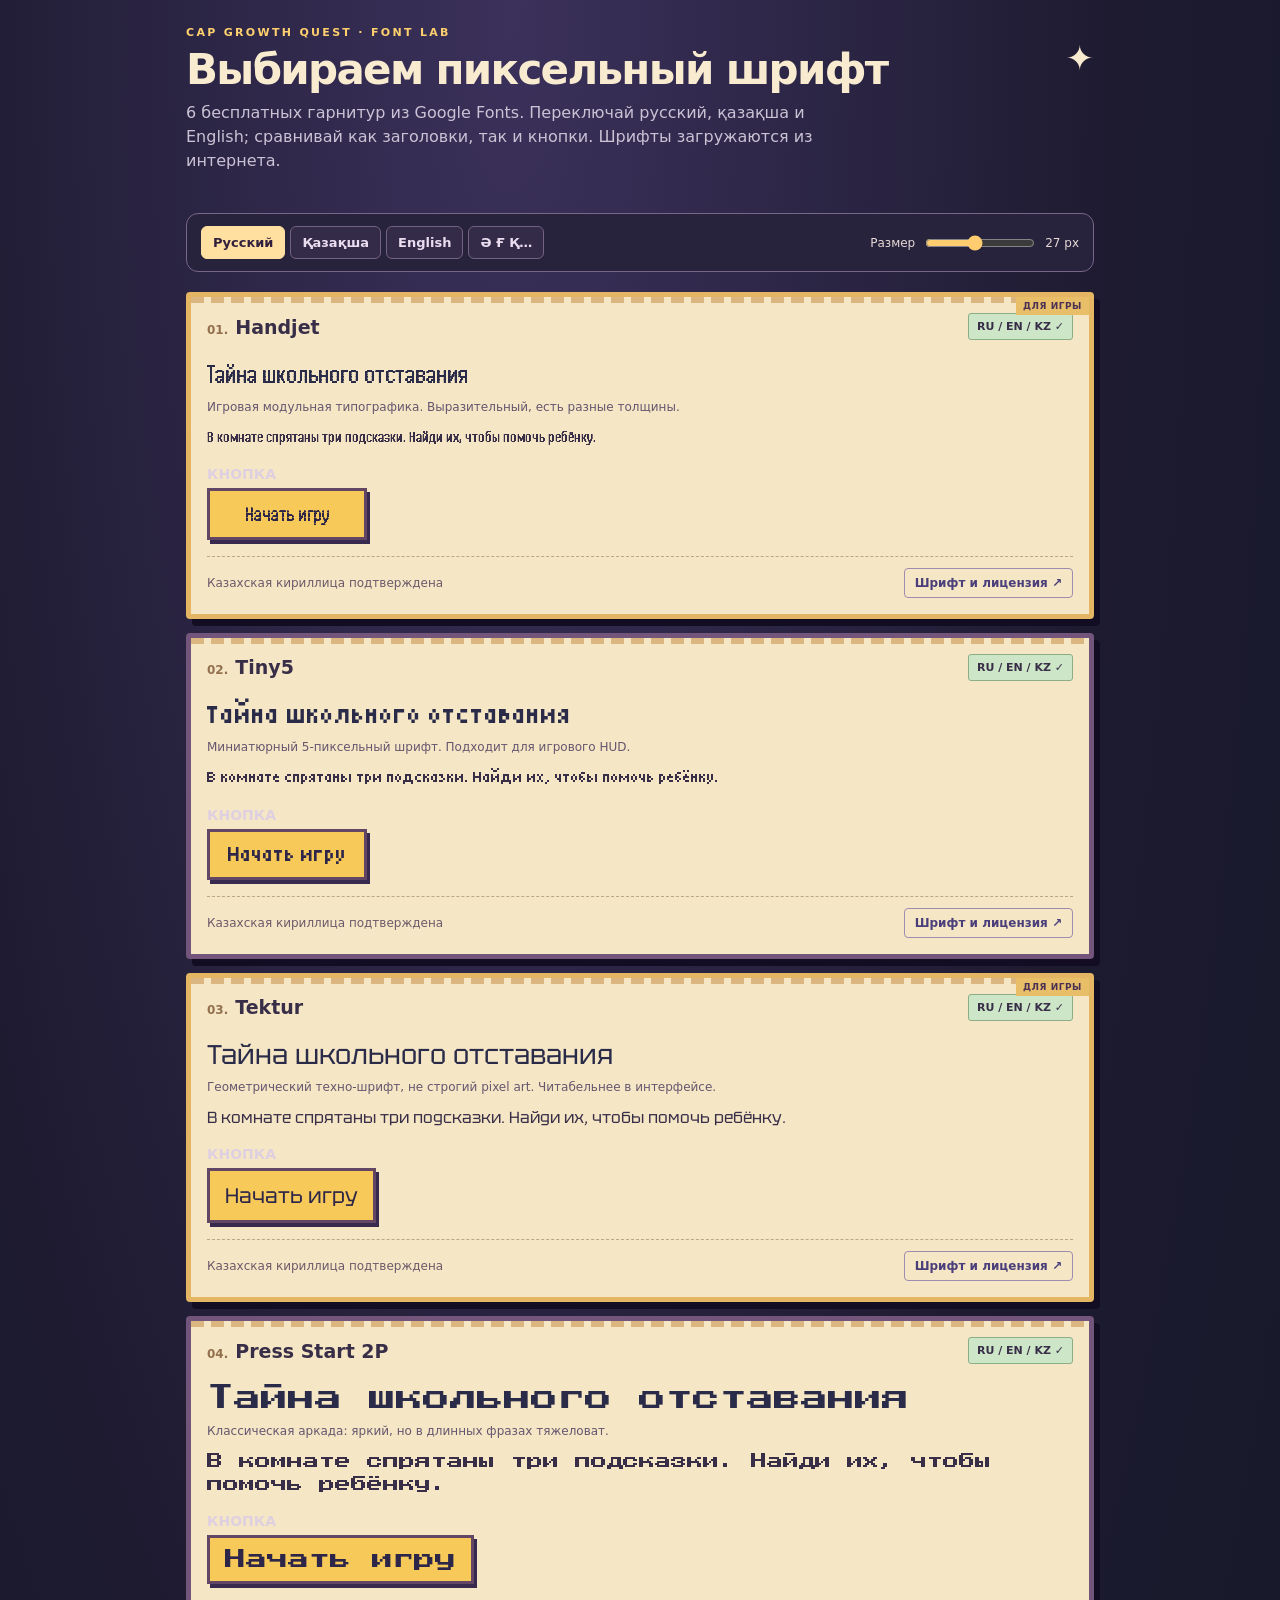
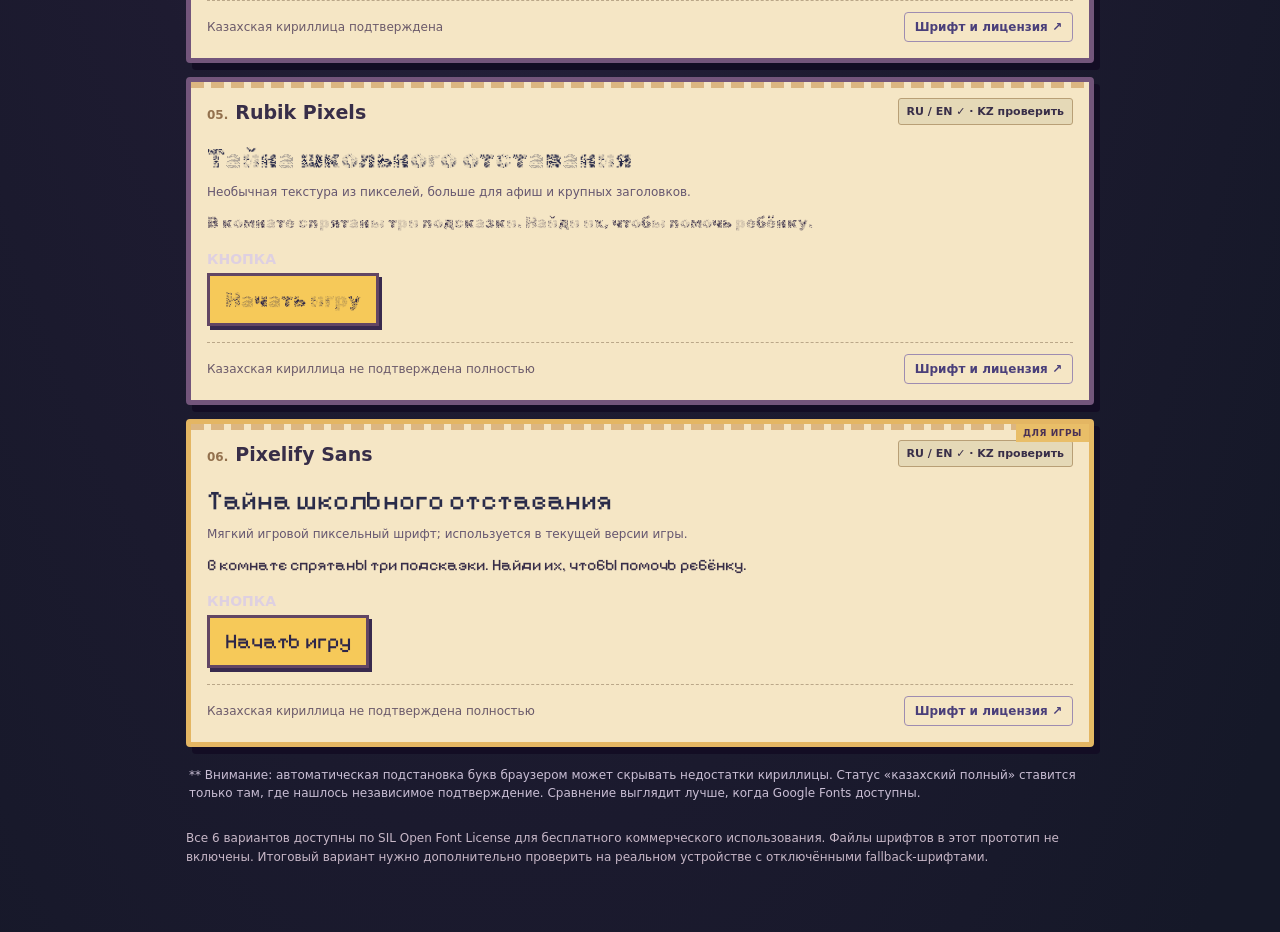
<file: fonts.html>
<!doctype html>
<html lang="ru"><head><meta charset="utf-8"><meta name="viewport" content="width=device-width,initial-scale=1,viewport-fit=cover"><meta name="theme-color" content="#211b35">
<title>6 Pixel Fonts — CAP Growth Quest</title>
<link rel="preconnect" href="https://fonts.googleapis.com"><link rel="preconnect" href="https://fonts.gstatic.com" crossorigin>
<link href="https://fonts.googleapis.com/css2?family=Handjet:wght@400;600;700&family=Pixelify+Sans:wght@400;600;700&family=Press+Start+2P&family=Rubik+Pixels&family=Tektur:wght@400;600;700&family=Tiny5&display=swap" rel="stylesheet">
<style>
:root {color-scheme:dark;--surface:#302841;--edge:#6e5a76;--ink:#f9ebd0;--muted:#b8b0c3;--gold:#ffd06e;--mint:#b2f0d7;--shadow:#161323}*{box-sizing:border-box}body{margin:0;background:radial-gradient(ellipse at 40% 0%,#3b315b,#1e1b31 55%,#151828 95%);font-family:system-ui,-apple-system,Segoe UI,sans-serif;color:var(--ink)}main{max-width:940px;margin:auto;padding:26px 16px 65px}.intro{display:flex;align-items:flex-start;justify-content:space-between;gap:16px}.eyebrow{font-size:11px;letter-spacing:.21em;color:var(--gold);font-weight:800}.intro h1{font-size:clamp(25px,5vw,42px);letter-spacing:-.04em;line-height:1.1;margin:8px 0}.desc{color:#cbc2d5;line-height:1.5;margin:0 0 20px;max-width:680px}.tiny-star{font-size:34px;margin-top:12px}.controls{display:flex;gap:12px;align-items:center;justify-content:space-between;flex-wrap:wrap;border:1px solid #79668b;background:#28233c;padding:12px 14px;border-radius:12px;margin:20px 0}.lang{display:flex;gap:5px;flex-wrap:wrap}.lang button{border:1px solid #736183;border-radius:6px;padding:8px 11px;color:#eaddf0;background:#332b48;font:800 13px system-ui;cursor:pointer}.lang button.on{background:#ffe0a0;color:#31203d;border-color:#ffe0a0}.size{display:flex;gap:8px;align-items:center;font-size:12px;color:#e7d9d7}.size input{accent-color:#ffcd70;max-width:110px}.badge{font-size:11px;border:1px solid #7d668a;border-radius:4px;padding:5px 7px;color:#ede4e8;white-space:nowrap}.fonts{display:grid;gap:14px}.card{background:#f5e6c5;color:#382e48;border:5px solid #73557b;border-radius:4px;box-shadow:6px 7px #130d24;padding:16px;position:relative;overflow:hidden}.card:before{content:"";position:absolute;inset:0 0 auto 0;height:6px;background:repeating-linear-gradient(90deg,#dcb681 0 13px,#f5e6c5 13px 20px)}.head{display:flex;gap:10px;align-items:center;justify-content:space-between;flex-wrap:wrap}.name{font:800 19px system-ui;margin:0}.idx{font-size:12px;color:#93714e;margin-right:7px}.status{font-size:11px;background:#e5d9b7;border:1px solid #b89f76;border-radius:3px;padding:6px 8px;font-weight:700}.status.good{background:#cce6c7;border-color:#8cae87}.sample{font-size:28px;font-weight:400;line-height:1.28;margin:17px 0 6px;overflow-wrap:break-word;white-space:pre-wrap;color:#292b49}.specimen-sub{font-family:system-ui;font-size:12px;line-height:1.5;color:#65566f;margin:0 0 10px}.bodytest{margin:8px 0 12px;line-height:1.45;font-size:14px;max-width:820px}.meta{border-top:1px dashed #baa789;display:flex;gap:12px;justify-content:space-between;align-items:center;flex-wrap:wrap;padding-top:11px;margin-top:16px;color:#6b5a6a;font-size:12px}.meta a{font-size:12px;font-weight:800;text-decoration:none;color:#4a3f7a;border:1px solid #9e8cb1;padding:7px 10px;border-radius:4px}.meta a:hover{background:#e1d6bf}.caveat{font-size:12px;color:#c9bed4;line-height:1.55;margin:19px 3px}.demo{font-family:system-ui;font-size:14px;font-weight:800;margin:17px 0 6px;color:#ded0e1}.samplebtn{display:inline-flex;align-items:center;justify-content:center;min-width:160px;padding:11px 15px;background:#f6c959;border:3px solid #624664;color:#2d2649;box-shadow:3px 4px #382a4e;font-size:21px;text-decoration:none}.note{font-size:12px;color:#8d7180;font-weight:700;margin-top:8px}.card.recommended{border-color:#e4b663}.card.recommended:after{content:'ДЛЯ ИГРЫ';position:absolute;right:0;top:0;background:#e9be68;color:#4a3154;font-size:9px;padding:4px 7px;font-family:system-ui;font-weight:900;letter-spacing:.06em}footer{font-size:12px;color:#c7b7c7;line-height:1.6;margin-top:26px}.check{display:flex;gap:10px;flex-wrap:wrap;align-items:center}.check b{color:#ebc77c}.switch{cursor:pointer}.font-press{font-family:'Press Start 2P',monospace}.font-handjet{font-family:'Handjet',monospace}.font-tiny{font-family:'Tiny5',monospace}.font-rubik{font-family:'Rubik Pixels',monospace}.font-pixelify{font-family:'Pixelify Sans',monospace}.font-tektur{font-family:'Tektur',monospace}@media(max-width:430px){.card{padding:13px}.sample{margin:16px 0 8px}.samplebtn{font-size:16px}.name{font-size:17px}.status{font-size:10px}.meta{gap:7px}}
</style></head><body><main>
<header class="intro"><div><div class="eyebrow">CAP GROWTH QUEST · FONT LAB</div><h1>Выбираем пиксельный шрифт</h1><p class="desc">6 бесплатных гарнитур из Google Fonts. Переключай русский, қазақша и English; сравнивай как заголовки, так и кнопки. Шрифты загружаются из интернета.</p></div><div class="tiny-star" aria-hidden="true">✦</div></header>
<div class="controls"><div class="lang" role="group" aria-label="Язык образцов"><button class="on" data-lang="ru">Русский</button><button data-lang="kk">Қазақша</button><button data-lang="en">English</button><button data-lang="chars">Ә Ғ Қ…</button></div><label class="size">Размер <input id="size" type="range" min="18" max="38" value="27" step="1"><output id="px">27 px</output></label></div>
<div class="fonts" id="fonts"></div>
<p class="caveat">** Внимание: автоматическая подстановка букв браузером может скрывать недостатки кириллицы. Статус «казахский полный» ставится только там, где нашлось независимое подтверждение. Сравнение выглядит лучше, когда Google Fonts доступны.</p>
<footer>Все 6 вариантов доступны по SIL Open Font License для бесплатного коммерческого использования. Файлы шрифтов в этот прототип не включены. Итоговый вариант нужно дополнительно проверить на реальном устройстве с отключёнными fallback-шрифтами.</footer>
</main>
<script>
const fonts=[
 {id:'handjet',family:'Handjet',font:'font-handjet',style:'Игровая модульная типографика. Выразительный, есть разные толщины.',level:'full',link:'https://fonts.google.com/specimen/Handjet',rec:true},
 {id:'tiny5',family:'Tiny5',font:'font-tiny',style:'Миниатюрный 5-пиксельный шрифт. Подходит для игрового HUD.',level:'full',link:'https://fonts.google.com/specimen/Tiny5'},
 {id:'tektur',family:'Tektur',font:'font-tektur',style:'Геометрический техно-шрифт, не строгий pixel art. Читабельнее в интерфейсе.',level:'full',link:'https://fonts.google.com/specimen/Tektur',rec:true},
 {id:'press',family:'Press Start 2P',font:'font-press',style:'Классическая аркада: яркий, но в длинных фразах тяжеловат.',level:'full',link:'https://fonts.google.com/specimen/Press+Start+2P'},
 {id:'rubik',family:'Rubik Pixels',font:'font-rubik',style:'Необычная текстура из пикселей, больше для афиш и крупных заголовков.',level:'unknown',link:'https://fonts.google.com/specimen/Rubik+Pixels'},
 {id:'pixelify',family:'Pixelify Sans',font:'font-pixelify',style:'Мягкий игровой пиксельный шрифт; используется в текущей версии игры.',level:'unknown',link:'https://fonts.google.com/specimen/Pixelify+Sans',rec:true},
];
const texts={ru:{heading:'Тайна школьного отставания',body:'В комнате спрятаны три подсказки. Найди их, чтобы помочь ребёнку.',button:'Начать игру'},kk:{heading:'Білімге саяхат басталды',body:'Қазақ тілі: ә, ғ, қ, ң, ө, ұ, ү, һ, і. Балаға қиын тақырыпты түсінуге көмектес.',button:'Ойынды бастау'},en:{heading:'THE LEARNING ADVENTURE',body:'Discover the hidden clues, build a strategy, and help every child learn.',button:'START GAME'},chars:{heading:'Әә Ғғ Ққ Ңң Өө Ұұ Үү Һһ Іі',body:'A a B b Z z • А а Б б Я я • Ә Ғ Қ Ң Ө Ұ Ү Һ І',button:'ҚАЗАҚША'}};
const container=document.getElementById('fonts');
container.innerHTML=fonts.map((f,i)=>`<article class="card ${f.rec?'recommended':''}" data-id="${f.id}"><div class="head"><h2 class="name"><span class="idx">${String(i+1).padStart(2,'0')}.</span>${f.family}</h2><div class="status ${f.level==='full'?'good':''}">${f.level==='full'?'RU / EN / KZ ✓':'RU / EN ✓ · KZ проверить'}</div></div><p class="sample ${f.font}"></p><p class="specimen-sub">${f.style}</p><p class="bodytest ${f.font}"></p><div class="demo">КНОПКА</div><div class="samplebtn ${f.font}"></div><div class="meta"><span>${f.level==='full'?'Казахская кириллица подтверждена':'Казахская кириллица не подтверждена полностью'}</span><a href="${f.link}" target="_blank" rel="noopener">Шрифт и лицензия ↗</a></div></article>`).join('');
let lang='ru';function update(){const txt=texts[lang];document.querySelectorAll('.card').forEach(card=>{card.querySelector('.sample').textContent=txt.heading;card.querySelector('.bodytest').textContent=txt.body;card.querySelector('.samplebtn').textContent=txt.button;card.querySelector('.sample').style.fontSize=document.getElementById('size').value+'px';card.querySelector('.bodytest').style.fontSize=Math.max(13,Math.round(Number(document.getElementById('size').value)*.60))+'px'});document.getElementById('px').textContent=document.getElementById('size').value+' px'}
document.querySelectorAll('[data-lang]').forEach(b=>b.addEventListener('click',()=>{lang=b.dataset.lang;document.querySelectorAll('[data-lang]').forEach(x=>x.classList.toggle('on',x===b));update()}));document.getElementById('size').addEventListener('input',update);update();
</script></body></html>
</file>
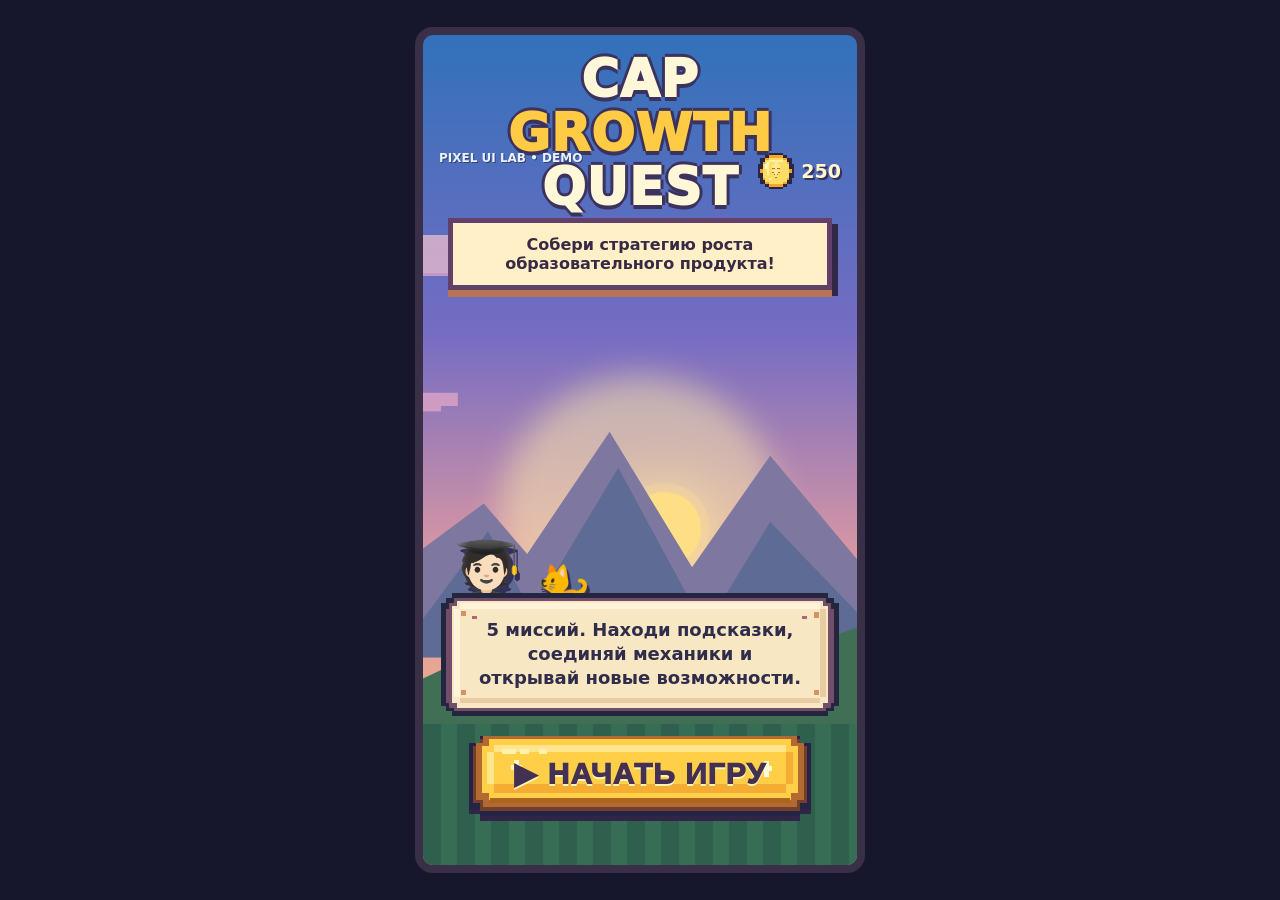
<file: pixel-ui-demo.html>
<!doctype html>
<html lang="ru"><head><meta charset="utf-8"><meta name="viewport" content="width=device-width,initial-scale=1,viewport-fit=cover"><meta name="theme-color" content="#263e75">
<title>CAP Growth Quest — Pixel UI Lab</title>
<style>
:root{font-family:system-ui,-apple-system,"Segoe UI",sans-serif;color:#252544;background:#16162d}*{box-sizing:border-box}
body{margin:0;min-height:100dvh;display:grid;place-items:center}.phone{width:min(100vw,450px);height:100dvh;min-height:640px;max-height:980px;position:relative;overflow:hidden;background:linear-gradient(180deg,#3271ba 0%,#756cc3 36%,#e99d9e 67%,#e5b977 100%);isolation:isolate}
.sky:before{content:"";position:absolute;width:280px;height:280px;border-radius:50%;background:#fff1ad;filter:blur(16px);left:50%;top:58%;transform:translate(-50%,-50%);opacity:.48}
.cloud{position:absolute;top:26%;left:-20%;width:155px;height:22px;background:#f6c3cf;box-shadow:26px -16px 0 #f6c3cf,70px 3px 0 #e7abc8,98px -6px 0 #e7abc8;animation:drift 29s linear infinite;image-rendering:pixelated;opacity:.7}.cloud.c2{top:43%;left:-34%;transform:scale(.6);animation-duration:40s;animation-delay:-15s}@keyframes drift{to{translate:650px 0}}
.sun{position:absolute;left:47%;top:55%;height:74px;width:74px;border-radius:50%;background:#ffdf86;box-shadow:0 0 0 9px #ffd99150,0 0 60px #fff29e}
.mountains{position:absolute;inset:auto 0 25% 0;height:32%;background:#7e779f;clip-path:polygon(0 100%,0 59%,14% 42%,24% 61%,43% 15%,62% 66%,80% 24%,100% 63%,100% 100%)}.mountains:after{content:"";position:absolute;inset:15% 0 0;background:#5d6b95;clip-path:polygon(0 100%,0 83%,15% 44%,25% 80%,45% 16%,65% 87%,80% 40%,100% 80%,100% 100%)}
.hill{position:absolute;inset:auto -7% 0;height:34%;background:#416f56;border-top:10px solid #7cb76e;clip-path:polygon(0 39%,17% 25%,35% 40%,56% 8%,76% 27%,100% 12%,100% 100%,0 100%)}
.grass{position:absolute;inset:auto 0 0;height:17%;background:repeating-linear-gradient(90deg,#2e604d 0 18px,#376d54 18px 34px)}
.logo{position:absolute;top:max(18px,env(safe-area-inset-top));left:20px;right:20px;text-align:center;color:#fff8d8;text-shadow:0 4px #3c325e,3px 0 #3c325e,-3px 0 #3c325e,0 -3px #3c325e;letter-spacing:1px;font-size:clamp(35px,10vw,51px);font-weight:1000;line-height:1.06}.logo span{display:block;color:#ffca44}
.tag{position:absolute;top:22%;left:25px;right:25px;color:#382945;text-align:center;font-size:16px;font-weight:800;background:#fff0c8;padding:12px 10px;border:5px solid #63406a;box-shadow:0 7px #b57556,6px 6px 0 #312747}
.kid{position:absolute;bottom:31%;left:6%;font-size:60px;filter:drop-shadow(3px 6px 0 #343158);animation:bob 2.2s ease-in-out infinite;user-select:none}.pet{position:absolute;bottom:29.5%;left:25%;font-size:49px;filter:drop-shadow(3px 5px 0 #343158);animation:bob 2.2s ease-in-out -1s infinite;user-select:none}@keyframes bob{50%{translate:0 -7px}}
.dialog{position:absolute;right:18px;left:18px;bottom:18%;min-height:115px;display:grid;place-items:center;background:url("assets/ui/dialog-panel.svg") 50% 50% / 100% 100% no-repeat;padding:25px 35px;color:#302c4b;text-align:center;font-weight:800;font-size:clamp(13px,3.7vw,18px);line-height:1.35}
.cta{border:0;position:absolute;left:9%;bottom:6%;width:82%;height:12%;background:url("assets/ui/start-button.svg") center / 100% 100% no-repeat;cursor:pointer;font-weight:1000;font-size:clamp(22px,6vw,30px);color:#433052;letter-spacing:1px;text-shadow:0 2px #fff5b9;filter:drop-shadow(0 5px 0 #2e2547);transition:transform .1s,filter .1s}.cta:active{transform:translateY(5px);filter:drop-shadow(0 1px 0 #2e2547)}
.hud{position:absolute;top:14%;right:16px;display:flex;align-items:center;gap:5px;color:#fff8cd;font-weight:900;font-size:19px;text-shadow:2px 2px #3a315a}.hud img{width:40px}
.topline{position:absolute;top:14%;left:16px;color:#e9f1ff;font-size:12px;font-weight:800;text-shadow:1px 1px #354270}
.panel{display:none;position:absolute;inset:0;background:#191936bb;z-index:5;place-items:center;padding:30px;backdrop-filter:blur(3px)}.panel.open{display:grid}.card{width:100%;background:#fff0cc;border:6px solid #5a395f;box-shadow:8px 8px #231d3b;padding:22px;text-align:center}.card h2{margin:5px 0 16px;color:#39254d}.card img{width:70px}.card p{line-height:1.5}.card button{font-size:18px;padding:12px 19px;background:#ffce49;border:4px solid #51365b;box-shadow:3px 4px #2d2147;font-weight:900;cursor:pointer} .small-note{font-size:12px;color:#615a75;margin-top:13px}
@media(min-width:700px){.phone{border:8px solid #393047;border-radius:18px;height:900px;max-height:94vh}.cta{bottom:5%}}
@media(prefers-reduced-motion:reduce){*,*:before,*:after{animation:none!important;transition:none!important}}
</style></head><body><main class="phone">
<div class="sky"></div><div class="cloud"></div><div class="cloud c2"></div><div class="sun"></div><div class="mountains"></div><div class="hill"></div><div class="grass"></div>
<div class="logo" aria-label="CAP Growth Quest">CAP <span>GROWTH</span> QUEST</div>
<div class="topline">PIXEL UI LAB • DEMO</div><div class="hud"><img src="assets/ui/coin.svg" alt="Монеты"><span id="coins">250</span></div>
<div class="tag">Собери стратегию роста образовательного продукта!</div>
<div class="kid" aria-hidden="true">🧑🏻‍🎓</div><div class="pet" aria-hidden="true">🐈</div>
<div class="dialog">5 миссий. Находи подсказки, соединяй механики и открывай новые возможности.</div>
<button class="cta" id="start">▶ НАЧАТЬ ИГРУ</button>
<div class="panel" id="modal" role="dialog" aria-modal="true" aria-labelledby="missiontitle"><div class="card"><img src="assets/ui/book.svg" alt=""><h2 id="missiontitle">Миссия открыта!</h2><p>Первый шаг — понять, почему школьник отстаёт по теме. За запуск получи 100 монет!</p><img src="assets/ui/coin.svg" alt=""><p><strong>+100 монет</strong></p><button id="close">Продолжить</button><div class="small-note">Это демонстрация SVG и анимаций, не замена основной игры.</div></div></div>
</main><script>
const coins=document.getElementById("coins"),modal=document.getElementById("modal"),start=document.getElementById("start"),close=document.getElementById("close");let rewarded=false;
start.addEventListener("click",()=>{if(!rewarded){coins.textContent=String(Number(coins.textContent)+100);rewarded=true}modal.classList.add("open");close.focus()});
close.addEventListener("click",()=>{modal.classList.remove("open");start.focus()});document.addEventListener("keydown",e=>{if(e.key==="Escape")modal.classList.remove("open")});
</script></body></html>
</file>
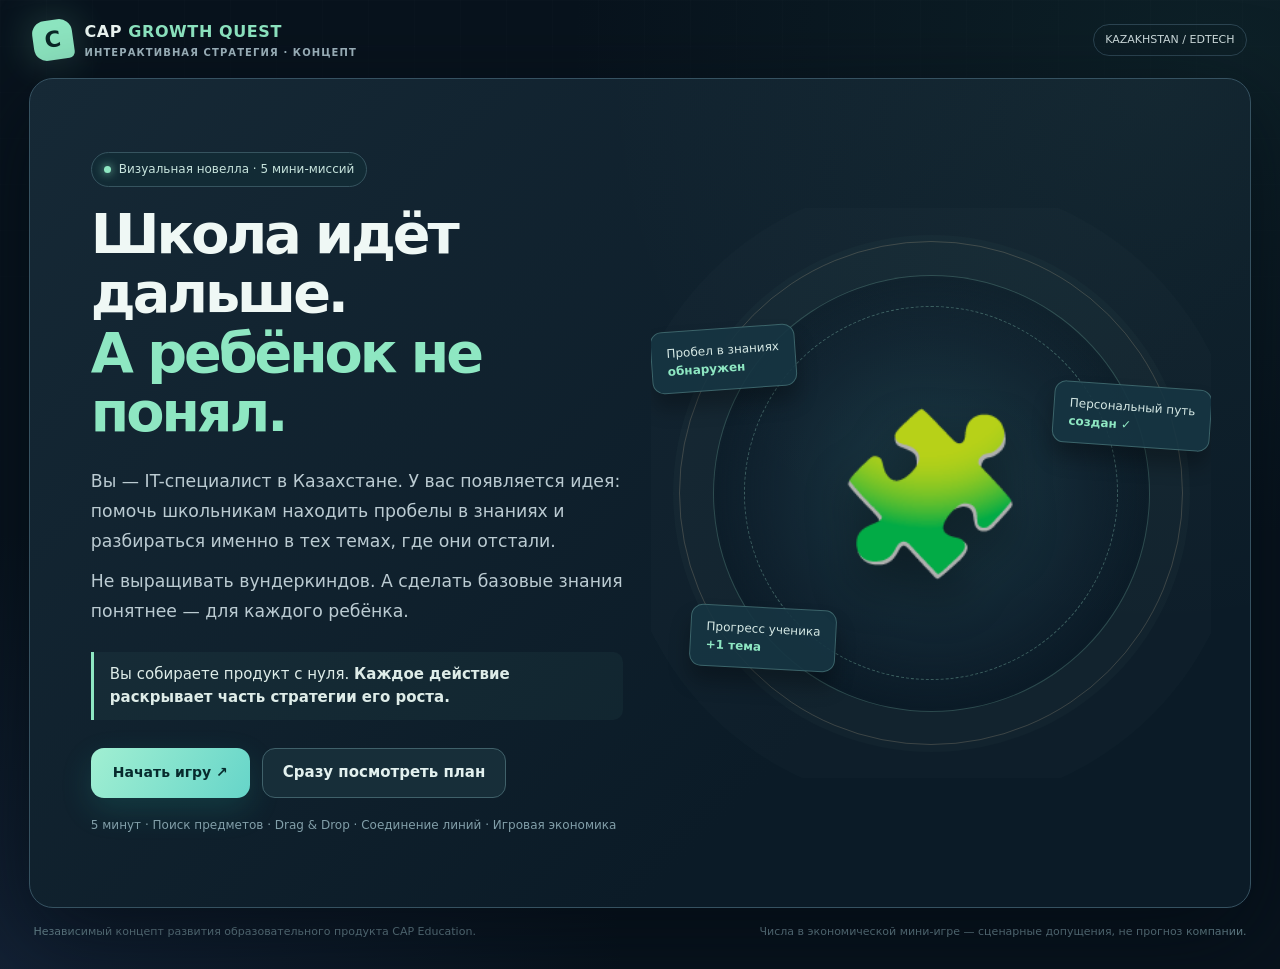
<file: archive/cap-growth-quest-v2.html>
<!doctype html>
<html lang="ru">
<head>
<meta charset="utf-8">
<meta name="viewport" content="width=device-width, initial-scale=1, viewport-fit=cover">
<meta name="theme-color" content="#091420">
<meta name="description" content="CAP Growth Quest — интерактивный игровой концепт запуска образовательной платформы в Казахстане.">
<title>CAP Growth Quest — Игра о будущем школьного образования</title>
<style>
:root{color-scheme:dark;--bg:#08131d;--panel:#101f2c;--panel2:#142635;--panel3:#1a2c3b;--line:#2c4552;--line2:#355866;--ink:#eff8f5;--muted:#a2b8c1;--mint:#8ee7c2;--mint2:#49c9b2;--gold:#f7cc7d;--coral:#ff9b8b;--blue:#83b8f3;--shadow:0 28px 90px #030a12a8}
*{box-sizing:border-box}html{scroll-behavior:smooth}body{min-height:100vh;margin:0;color:var(--ink);font:15px/1.52 Inter,ui-sans-serif,system-ui,-apple-system,'Segoe UI',sans-serif;background:radial-gradient(ellipse 70% 70% at 95% 5%,#1b454444,transparent 72%),radial-gradient(ellipse 65% 60% at 0 100%,#23375866,transparent 75%),var(--bg)}
body:before{content:"";pointer-events:none;position:fixed;inset:0;background:linear-gradient(#ffffff05 1px,transparent 1px),linear-gradient(90deg,#ffffff05 1px,transparent 1px);background-size:46px 46px;mask-image:linear-gradient(180deg,#0008,transparent 80%);z-index:-1}
button,input{font:inherit}button{cursor:pointer}button:focus-visible,.draggable:focus-visible,.hotspot:focus-visible,input:focus-visible{outline:3px solid var(--gold);outline-offset:4px}button:disabled{cursor:not-allowed;filter:saturate(.3);opacity:.44}b,strong{font-weight:760}h1,h2,h3,p{margin:0}a{color:var(--mint)}.shell{width:min(1320px,100%);margin:auto;padding:17px clamp(14px,2.3vw,34px) 28px}
.topbar{display:flex;justify-content:space-between;align-items:center;gap:14px;padding:3px 4px 18px}.brand{display:flex;gap:11px;align-items:center;font-weight:870;letter-spacing:.04em}.brand-symbol{display:grid;place-items:center;width:40px;height:40px;color:#0b2727;background:var(--mint);border-radius:13px 13px 6px 13px;box-shadow:0 0 40px #8ee7c244;font-size:22px;transform:rotate(-8deg)}.brand-word{display:block;font-size:16px}.brand span.small{font-size:10px;font-weight:710;color:var(--muted);display:block;letter-spacing:.11em}.topright{display:flex;align-items:center;gap:10px}.tiny-pill{font-size:11px;color:#cfddde;border:1px solid var(--line);padding:7px 11px;border-radius:30px}.mini-btn{border:1px solid var(--line);background:#192c38a8;color:#dce7e6;border-radius:10px;padding:8px 11px;font-size:12px}.mini-btn:hover{border-color:var(--mint2)}
.game{min-height:min(770px,calc(100vh - 135px));border:1px solid #365261;border-radius:24px;overflow:hidden;background:linear-gradient(135deg,#162936 0%,#0b1b27 70%);box-shadow:var(--shadow);position:relative}.game:before{content:"";position:absolute;inset:0;background:radial-gradient(circle at 92% 0,#92d9bb0d,transparent 40%);pointer-events:none}.game-inner{position:relative;z-index:1;padding:clamp(22px,3vw,40px)}.level-hud{display:flex;align-items:center;justify-content:space-between;gap:14px;margin-bottom:26px}.level-eyebrow{font-size:11px;font-weight:830;color:var(--mint);letter-spacing:.16em;text-transform:uppercase}.hud-right{display:flex;align-items:center;gap:10px}.level-count{font-size:11px;color:var(--muted);font-weight:700;white-space:nowrap}.progress-track{width:130px;max-width:23vw;height:5px;border-radius:8px;background:#35515f;overflow:hidden}.progress-fill{height:100%;background:var(--mint);transition:width .35s}.screen-title{font-size:clamp(31px,3.25vw,52px);line-height:1.11;letter-spacing:-.046em;max-width:830px;font-weight:850}.screen-title em{color:var(--mint);font-style:normal}.screen-sub{font-size:clamp(14px,1.2vw,17px);line-height:1.6;color:#b9cdd0;margin-top:13px;max-width:880px}.story-badge{display:inline-flex;gap:8px;align-items:center;border:1px solid #36545f;background:#122b35;border-radius:30px;color:#c7e4dd;font-size:12px;padding:7px 12px;margin-bottom:17px}.dot{width:7px;height:7px;background:var(--mint);border-radius:50%;box-shadow:0 0 10px var(--mint)}
.hero{min-height:700px;display:grid;grid-template-columns:1fr 1fr;align-items:center;gap:22px}.hero-copy{padding:35px 6px 35px 22px}.hero h1{font-size:clamp(40px,4.35vw,72px);line-height:1.07;letter-spacing:-.055em;max-width:650px}.hero .lead{color:#bbcbd2;font-size:clamp(15px,1.35vw,19px);line-height:1.75;margin-top:24px;max-width:580px}.hero-note{border-left:3px solid var(--mint);padding:11px 16px;margin-top:26px;color:#deece8;background:#83dccb0b;max-width:570px;border-radius:0 10px 10px 0}.hero-art{min-height:570px;display:grid;place-items:center;position:relative;overflow:hidden}.orb{width:78%;max-width:460px;aspect-ratio:1;border-radius:50%;border:1px solid #86cbb844;background:radial-gradient(circle,#29566188 0%,#172d3b66 52%,transparent 70%);box-shadow:0 0 0 40px #86cbb807,0 0 0 94px #86cbb805;display:grid;place-items:center;position:relative;animation:pulse 6s ease-in-out infinite}.orb:before,.orb:after{content:"";border:1px dashed #97dbc755;position:absolute;inset:7%;border-radius:50%;animation:orbit 40s linear infinite}.orb:after{inset:-8%;border-style:solid;border-color:#d7c09d36;animation-direction:reverse}.orb-core{font-size:clamp(105px,12vw,183px);filter:drop-shadow(0 22px 24px #0006);animation:bob 5s ease-in-out infinite;z-index:1}.float-card{position:absolute;padding:12px 15px;border-radius:12px;background:#163542e8;border:1px solid #689d9a77;font-size:12px;color:#d5e8e4;box-shadow:0 15px 20px #0004}.float-card b{color:var(--mint)}.fc1{left:0;top:21%;transform:rotate(-4deg)}.fc2{right:0;top:31%;transform:rotate(4deg)}.fc3{left:7%;bottom:19%;transform:rotate(3deg)}@keyframes pulse{50%{transform:scale(1.03)}}@keyframes orbit{to{transform:rotate(360deg)}}@keyframes bob{50%{transform:translateY(-12px)}}
.cta-row{display:flex;align-items:center;flex-wrap:wrap;gap:12px;margin-top:28px}.btn-primary{border:0;border-radius:13px;padding:13px 22px;min-height:50px;font-size:14px;font-weight:850;color:#072b2d;background:linear-gradient(120deg,#a1efd2,#66d5c9);box-shadow:0 12px 32px #2ad5b825;transition:transform .15s,box-shadow .15s}.btn-primary:hover:not(:disabled){transform:translateY(-2px);box-shadow:0 15px 35px #2ad5b83e}.btn-secondary{border:1px solid #40616a;border-radius:13px;padding:12px 20px;min-height:50px;font-weight:760;color:#e3f1ef;background:#172e39}.btn-secondary:hover{border-color:var(--mint)}.meta-note{font-size:12px;color:#829fa9;margin-top:18px}
.quest-body{display:grid;grid-template-columns:minmax(0,1fr) 300px;align-items:start;gap:25px;margin-top:25px}.quest-body.single{grid-template-columns:1fr}.quest-board{background:#0a1a27;border:1px solid #385360;border-radius:18px;overflow:hidden;position:relative;min-height:390px;box-shadow:inset 0 0 30px #0002}.quest-side{padding:22px;border:1px solid #385360;background:#172c37;border-radius:18px;position:relative}.quest-side h3{font-size:17px;margin:0 0 10px}.quest-side p,.quest-side li{color:#bbccd2;font-size:13px;line-height:1.57}.quest-side ul{margin:10px 0 0;padding-left:18px}.side-tag{font-size:10px;letter-spacing:.13em;color:var(--mint);font-weight:820;text-transform:uppercase;margin-bottom:10px}.lesson{border-top:1px solid #385662;margin-top:19px;padding-top:16px;font-size:13px;color:#c8dadb}.lesson strong{color:var(--mint);display:block;margin-bottom:5px}.item-count{font-size:12px;color:var(--gold);font-weight:800;margin-top:13px}.feedback{display:flex;align-items:center;gap:10px;margin-top:16px;color:var(--mint);font-weight:770;font-size:14px;min-height:31px}.feedback .tick{border-radius:50%;width:21px;height:21px;display:grid;place-items:center;background:#70dfbd22}.bottom-row{display:flex;justify-content:space-between;align-items:center;flex-wrap:wrap;gap:10px;margin-top:24px}.foot-note{color:#839fa9;font-size:11px;max-width:650px}.game-footer{display:flex;justify-content:space-between;gap:20px;color:#73929c;font-size:11px;padding:16px 4px 0}
/* hidden object classroom */
.classroom{padding:8px;background:radial-gradient(circle at 50% 10%,#294a56,#132834 75%)}.classroom svg{display:block;width:100%;height:auto;border-radius:13px;overflow:hidden}.hotspot{cursor:pointer;outline:none;transition:filter .2s}.hotspot:hover{filter:drop-shadow(0 0 8px #d7f9a0)}.hotspot .found-ring{display:none;stroke:#9ff5cb;stroke-width:4;fill:#88e6c51c;stroke-dasharray:5 4}.hotspot.found .found-ring{display:block;animation:reveal .25s ease-out}.hotspot.found{filter:drop-shadow(0 0 8px #8ee7c299)}@keyframes reveal{from{opacity:0;transform:scale(.92)}to{opacity:1;transform:scale(1)}}.found-labels{display:flex;gap:9px;flex-wrap:wrap;padding:12px;border-top:1px solid #35515f;background:#142633}.found-pill{padding:6px 10px;border:1px solid #3b5867;background:#1a3340;border-radius:9px;font-size:11px;color:#a3b3b7}.found-pill.hit{color:#b7f5d9;border-color:#69bba4;background:#245248}
/* sorting mini-games */
.sort-wrap{padding:19px}.sort-heading{font-size:11px;color:#8fb1b8;letter-spacing:.12em;text-transform:uppercase;font-weight:820;margin-bottom:13px}.tokens{display:flex;flex-wrap:wrap;gap:9px;min-height:75px;padding:13px;border:1px dashed #456574;border-radius:13px;background:#0e2634;margin-bottom:16px}.draggable{touch-action:none;user-select:none;cursor:grab;background:linear-gradient(140deg,#264a51,#21404a);color:#e8faf4;border:1px solid #5b9294;box-shadow:0 8px 13px #0002;border-radius:12px;padding:11px 14px;font-weight:740;text-align:left;display:flex;align-items:center;gap:9px;min-height:45px;font-size:13px;transition:transform .12s,background .12s}.draggable:hover{background:#285a5a;transform:translateY(-2px)}.draggable:active{cursor:grabbing}.draggable.selected{outline:2px solid var(--gold);background:#425544}.drag-ghost{position:fixed;z-index:2000;pointer-events:none;width:210px;opacity:.91;transform:translate(-50%,-50%) rotate(-3deg);box-shadow:0 16px 35px #0009;border:2px solid var(--mint)}.slots{display:grid;gap:10px}.slot{display:flex;align-items:center;gap:13px;border:1px dashed #53727c;background:#122a37;border-radius:13px;padding:12px 13px;min-height:64px;transition:.17s}.slot.dragover,.slot.selected{background:#24534b;border-color:var(--mint)}.slot.wrong{animation:shake .33s}.slot-num{width:29px;height:29px;display:grid;place-items:center;color:#0e2934;background:#b1dcd0;border-radius:9px;font-size:13px;font-weight:850;flex:none}.slot-desc{color:#a5bdc4;font-size:12px;line-height:1.4}.slot-desc strong{display:block;color:#e4f4f0;font-size:13px}.placed{margin-left:auto;background:#204e48;color:#aff0d5;font-weight:760;border:1px solid #579b89;border-radius:9px;padding:8px 10px;font-size:12px;max-width:48%;text-align:right}.arrow-slot{margin-left:auto;color:#698e98;font-size:20px}@keyframes shake{20%,60%{transform:translateX(-5px)}40%,80%{transform:translateX(5px)}}
/* connecting lines */
.connect-wrap{padding:19px 17px 16px}.wire-stage{display:grid;grid-template-columns:minmax(0,1fr) minmax(0,1fr);gap:clamp(45px,9vw,130px);position:relative;min-height:375px}.wire-col{display:flex;flex-direction:column;gap:13px;position:relative;z-index:2}.wire-node{background:#1b3342;border:1px solid #496775;border-radius:13px;padding:12px 13px;min-height:70px;text-align:left;position:relative;color:#eaf5f4;display:flex;gap:10px;align-items:center;font-weight:720;width:100%;font-size:13px;transition:.14s}.wire-node small{display:block;color:#93adb7;font-size:11px;font-weight:500;line-height:1.3;margin-top:4px}.wire-node:hover,.wire-node.active{border-color:var(--mint);background:#26504f}.wire-node.matched{border-color:#609c86;background:#1a493f}.wire-node .emoji{font-size:22px;flex:none}.socket{width:15px;height:15px;border-radius:50%;border:3px solid #9ce0ce;background:#173642;position:absolute;top:calc(50% - 8px);box-shadow:0 0 0 4px #90e9cb16}.wire-node.left .socket{right:-8px}.wire-node.right .socket{left:-8px}.wire-stage svg.lines{position:absolute;inset:0;width:100%;height:100%;pointer-events:none;z-index:1;overflow:visible}.wire-stage svg.lines path{fill:none;stroke:#8edbc0;stroke-width:4;stroke-linecap:round;filter:drop-shadow(0 0 6px #7fdab050)}.wire-stage svg.lines path.preview{stroke:var(--gold);stroke-dasharray:8 7;stroke-width:3}.board-status{border-top:1px solid #385361;padding:12px 16px;color:#aac2c8;font-size:12px;background:#122937}
/* reward sorting */
.reward-zones{display:grid;grid-template-columns:repeat(2,minmax(0,1fr));gap:12px}.reward-zone{min-height:185px;display:flex;flex-direction:column;gap:9px;border:1px dashed #547581;background:#132d39;padding:15px;border-radius:14px}.reward-zone strong{font-size:14px}.reward-zone small{font-size:11px;color:#94b0b9;line-height:1.4}.zone-chips{display:flex;flex-direction:column;gap:7px;margin-top:8px}.zone-chip{border-radius:8px;background:#255147;border:1px solid #4e9584;padding:8px 10px;font-size:12px;color:#d2f6e6;font-weight:650}.reward-zone.dragover{background:#26544d;border-color:var(--mint)}.reward-zone.wrong{animation:shake .33s}
/* live economy */
.sim-wrap{padding:23px}.sim-grid{display:grid;grid-template-columns:1.1fr .9fr;gap:19px}.controls{display:flex;flex-direction:column;gap:17px}.control label{display:flex;justify-content:space-between;gap:10px;font-size:12px;color:#acc7cd;font-weight:700;margin-bottom:10px}.control label span{color:#e4faef;font-size:15px}.control input[type=range]{width:100%;accent-color:#87e9c4;cursor:pointer}.control .range-ends{display:flex;justify-content:space-between;color:#648a93;font-size:10px}.sim-readout{border:1px solid #48716e;border-radius:15px;background:radial-gradient(circle at 50% 8%,#2b65534d,transparent 65%),#112e36;padding:22px;display:flex;flex-direction:column;justify-content:space-between;gap:16px}.sim-readout .big{font-size:clamp(39px,5vw,65px);line-height:1.1;color:var(--mint);font-weight:850;letter-spacing:-.06em}.sim-readout .small-label{color:#9dbcc0;font-size:12px}.sim-stats{display:grid;grid-template-columns:1fr 1fr;gap:13px}.sim-stats strong{display:block;font-size:19px;letter-spacing:-.03em}.sim-stats span{font-size:10px;color:#a5bdc1}.sim-goal{background:#132a36;border-top:1px solid #395965;padding:13px 20px;display:flex;justify-content:space-between;align-items:center;gap:12px;color:#c2d8d8;font-size:12px}.check-status{display:inline-flex;gap:7px;align-items:center;color:#ffc1a7;font-weight:760;white-space:nowrap}.check-status.ok{color:#aaf0cb}
/* finale */
.end-wrap{padding:clamp(20px,3vw,44px)}.end-top{display:flex;align-items:center;gap:15px;margin-bottom:20px}.end-orb{font-size:40px;width:68px;height:68px;display:grid;place-items:center;border-radius:22px;background:#245248;border:1px solid #609b89}.plan-grid{display:grid;grid-template-columns:repeat(3,minmax(0,1fr));gap:13px;margin-top:29px}.plan-card{padding:21px;background:#132b38;border:1px solid #47646b;border-radius:16px}.plan-card .period{color:var(--mint);font-size:12px;font-weight:860;letter-spacing:.08em;text-transform:uppercase}.plan-card h3{font-size:19px;margin-top:9px}.plan-card p{color:#b1c7cd;font-size:13px;margin-top:13px;line-height:1.61}.plan-card b{color:#eaf6ed}.loop{margin-top:22px;padding:20px 22px;border-left:3px solid var(--mint);background:#8edfc811;color:#e6faf5;border-radius:0 13px 13px 0;font-weight:700}.foot-caution{margin-top:18px;color:#90a9b0;font-size:12px;line-height:1.5}.stamp{display:inline-flex;border:1px solid #5ca68b;background:#174537;border-radius:30px;padding:8px 13px;color:#c0f5d5;font-size:12px;font-weight:790;margin-top:22px}
.toast{position:fixed;bottom:25px;left:50%;transform:translateX(-50%) translateY(15px);background:#233e49;border:1px solid #6dbba7;color:#f0faf7;padding:12px 17px;border-radius:12px;box-shadow:0 15px 30px #0008;z-index:3000;opacity:0;transition:.25s;pointer-events:none;max-width:calc(100vw - 25px);font-size:13px}.toast.show{opacity:1;transform:translateX(-50%) translateY(0)}
@media(max-width:990px){.hero{grid-template-columns:1fr 0.85fr;min-height:640px}.hero-art{min-height:510px}.quest-body{grid-template-columns:1fr}.quest-side{display:grid;grid-template-columns:1fr 1fr;gap:16px}.quest-side h3,.quest-side .side-tag{grid-column:1/-1}.quest-side .lesson{margin:0;padding:0;border:0}.quest-side ul{margin-top:0}.item-count{margin-top:4px}.game{min-height:600px}}
@media(max-width:680px){.shell{padding:9px 9px 24px}.topbar{padding:8px 3px 14px}.brand-word{font-size:13px}.brand span.small{font-size:8px}.brand-symbol{width:35px;height:35px}.tiny-pill{display:none}.game{border-radius:19px}.game-inner{padding:22px 15px}.hero{display:flex;flex-direction:column;gap:0;min-height:0}.hero-copy{order:2;padding:2px 5px 30px}.hero-art{order:1;width:100%;min-height:260px;max-height:295px}.hero h1{font-size:clamp(37px,8vw,56px)}.hero .lead{margin-top:15px;font-size:14px}.hero-note{font-size:13px;margin-top:17px}.orb{width:205px}.orb-core{font-size:85px}.float-card{font-size:10px;padding:7px 9px}.fc1{left:2%;top:12%}.fc2{right:1%;top:21%}.fc3{left:2%;bottom:16%}.level-hud{margin-bottom:20px}.screen-title{font-size:clamp(30px,7.5vw,45px)}.screen-sub{font-size:14px}.quest-body{gap:14px;margin-top:20px}.quest-board{min-height:260px}.quest-side{display:block;padding:18px}.quest-side .lesson{border-top:1px solid #385662;margin-top:14px;padding-top:13px}.quest-side ul{margin-top:9px}.bottom-row{margin-top:17px}.sort-wrap,.connect-wrap{padding:11px}.tokens{padding:10px;min-height:62px}.draggable{padding:10px;font-size:12px}.slot{min-height:67px;padding:8px;gap:8px}.slot-desc strong{font-size:12px}.slot-desc{font-size:11px}.placed{font-size:11px;padding:5px 7px;max-width:43%}.wire-stage{gap:35px;min-height:335px}.wire-col{gap:10px}.wire-node{padding:9px 9px;min-height:69px;font-size:11px;gap:6px}.wire-node .emoji{font-size:17px}.wire-node small{font-size:9px}.reward-zones{gap:8px}.reward-zone{padding:10px;min-height:165px}.reward-zone strong{font-size:12px}.reward-zone small{font-size:10px}.sim-wrap{padding:15px}.sim-grid{grid-template-columns:1fr}.sim-readout .big{font-size:45px}.sim-goal{align-items:start;flex-direction:column}.plan-grid{grid-template-columns:1fr}.end-top{align-items:start}.game-footer{display:block;font-size:10px}.game-footer span{display:block;margin-bottom:5px}.progress-track{width:74px}.foot-note{font-size:10px}}
@media(prefers-reduced-motion:reduce){*,*:before,*:after{animation:none!important;transition:none!important;scroll-behavior:auto!important}}
</style>
</head>
<body>
<div class="shell">
<header class="topbar"><div class="brand"><div class="brand-symbol">C</div><div><span class="brand-word">CAP <span style="color:var(--mint)">GROWTH QUEST</span></span><span class="small">ИНТЕРАКТИВНАЯ СТРАТЕГИЯ · КОНЦЕПТ</span></div></div><div class="topright"><span class="tiny-pill">KAZAKHSTAN / EDTECH</span><button type="button" id="restart" class="mini-btn" style="display:none">↻ Сначала</button></div></header>
<main id="game" class="game" aria-live="polite"></main>
<footer class="game-footer"><span>Независимый концепт развития образовательного продукта CAP Education.</span><span>Числа в экономической мини-игре — сценарные допущения, не прогноз компании.</span></footer>
</div><div id="toast" role="status" class="toast" aria-live="polite"></div>
<script>
'use strict';
const game=document.getElementById('game');
const restart=document.getElementById('restart');
const state={step:-1,found:new Set(),journey:{},chosen:null,connections:{},rewards:{},creators:20,clients:3,fee:1500};
const count=5;
const safe=s=>String(s).replace(/[&<>"']/g,c=>({'&':'&amp;','<':'&lt;','>':'&gt;','"':'&quot;',"'":'&#39;'}[c]));
const fmt=n=>new Intl.NumberFormat('ru-RU').format(n);
let toastTimer;
function toast(message){const e=document.getElementById('toast');e.textContent=message;e.classList.add('show');clearTimeout(toastTimer);toastTimer=setTimeout(()=>e.classList.remove('show'),2200)}
function btnNext(label='Следующая миссия →'){return `<button class="btn-primary" data-next ${!done()?'disabled':''}>${label}</button>`;}
function done(){if(state.step===0)return state.found.size===3;if(state.step===1)return Object.keys(state.journey).length===5;if(state.step===2)return Object.keys(state.connections).length===4;if(state.step===3)return Object.keys(state.rewards).length===4;if(state.step===4)return state.creators*state.clients>=100 && state.fee<=1500;return false}
function hud(label){return `<div class="level-hud"><div class="level-eyebrow">${label}</div><div class="hud-right"><div class="level-count">МИССИЯ ${state.step+1} / ${count}</div><div class="progress-track"><div class="progress-fill" style="width:${(state.step/count)*100}%"></div></div></div></div>`}
function frame({label,title,sub,board,side,footer,wide=false}){
  game.innerHTML=`<div class="game-inner">${hud(label)}<h2 class="screen-title">${title}</h2><p class="screen-sub">${sub}</p><div class="quest-body ${wide?'single':''}"><section class="quest-board">${board}</section>${side?`<aside class="quest-side">${side}</aside>`:''}</div><div class="bottom-row"><div class="foot-note">${footer||'Экспериментальная игровая концепция. Каждая механика иллюстрирует реальную гипотезу роста.'}</div>${btnNext(state.step===count-1?'Открыть стратегию →':'Продолжить →')}</div></div>`;
  game.querySelector('[data-next]').addEventListener('click',next);
  restart.style.display='block';
}
function scrollTopGame(){window.scrollTo({top:0,behavior:'smooth'})}
function next(){if(!done())return;state.step++;render();scrollTopGame()}
function reset(){state.step=-1;state.found.clear();state.journey={};state.chosen=null;state.connections={};state.rewards={};state.creators=20;state.clients=3;state.fee=1500;render();scrollTopGame()}
restart.addEventListener('click',reset);
function render(){if(state.step===-1)intro();else if(state.step===0)classroom();else if(state.step===1)journey();else if(state.step===2)wires();else if(state.step===3)reward();else if(state.step===4)economy();else finale()}
function intro(){restart.style.display='none';game.innerHTML=`<div class="game-inner"><div class="hero"><div class="hero-copy"><div class="story-badge"><span class="dot"></span>Визуальная новелла · 5 мини-миссий</div><h1>Школа идёт дальше.<br><span style="color:var(--mint)">А ребёнок не понял.</span></h1><p class="lead">Вы — IT-специалист в Казахстане. У вас появляется идея: помочь школьникам находить пробелы в знаниях и разбираться именно в тех темах, где они отстали.</p><p class="lead" style="margin-top:9px">Не выращивать вундеркиндов. А сделать базовые знания понятнее — для каждого ребёнка.</p><div class="hero-note">Вы собираете продукт с нуля. <strong>Каждое действие раскрывает часть стратегии его роста.</strong></div><div class="cta-row"><button class="btn-primary" id="start">Начать игру ↗</button><button class="btn-secondary" id="open-plan">Сразу посмотреть план</button></div><p class="meta-note">5 минут · Поиск предметов · Drag & Drop · Соединение линий · Игровая экономика</p></div><div class="hero-art" aria-hidden="true"><div class="orb"><span class="orb-core">🧩</span></div><div class="float-card fc1">Пробел в знаниях<br><b>обнаружен</b></div><div class="float-card fc2">Персональный путь<br><b>создан ✓</b></div><div class="float-card fc3">Прогресс ученика<br><b>+1 тема</b></div></div></div></div>`;document.getElementById('start').addEventListener('click',()=>{state.step=0;render();scrollTopGame()});document.getElementById('open-plan').addEventListener('click',()=>{state.step=5;render();scrollTopGame()});}
// Scene 1: an illustrated, interactive classroom with three real hidden-object targets.
function classroomSVG(){return `<svg viewBox="0 0 760 460" role="img" aria-label="Иллюстрация школьного кабинета. Найдите недорешённый пример на доске, тетрадь с вопросом и проверочную работу с ошибками.">
<defs><linearGradient id="wall" x2="0" y2="1"><stop stop-color="#244a58"/><stop offset="1" stop-color="#426073"/></linearGradient><linearGradient id="floor" x2="0" y2="1"><stop stop-color="#34475c"/><stop offset="1" stop-color="#182d3b"/></linearGradient><linearGradient id="window" x2="0" y2="1"><stop stop-color="#b7d3d0"/><stop offset="1" stop-color="#f0c9a0"/></linearGradient></defs>
<rect width="760" height="460" fill="url(#wall)"/><rect y="315" width="760" height="145" fill="url(#floor)"/><path d="M0 315H760" stroke="#93abac" stroke-width="5" opacity=".5"/>
<!-- window, skyline -->
<rect x="35" y="58" width="153" height="200" rx="6" fill="#b3bbb7" stroke="#1c3743" stroke-width="11"/><rect x="43" y="66" width="137" height="185" fill="url(#window)"/><path d="M43 205 Q90 185 180 206V251H43" fill="#81999d"/><path d="M45 207l34-42 21 42 19-31 20 31 39-22v66H43" fill="#617d85"/><path d="M111 66V251M43 158H180" stroke="#d3e2d7" stroke-width="7"/><path d="M180 84c-13 9-22 4-30-1" stroke="#fff3" stroke-width="5"/>
<!-- class board -->
<rect x="230" y="56" width="383" height="218" rx="11" fill="#3f302f"/><rect x="241" y="67" width="362" height="195" rx="5" fill="#1c4848"/><path d="M260 98H560" stroke="#ffffff17" stroke-width="3"/><text x="271" y="103" font-size="17" font-weight="700" fill="#cbe7d9" font-family="Arial,sans-serif">Математика · 6 класс</text>
<text x="270" y="146" font-size="24" fill="#f0eac8" font-family="Arial,sans-serif">Тема: дроби</text><path d="M271 166H555" stroke="#b1d4c3" stroke-width="2" opacity=".3"/><text x="270" y="217" font-size="20" fill="#d9ddd4" font-family="Arial,sans-serif">Вчера → новая тема → завтра</text><path d="M260 267h335" stroke="#a7866f" stroke-width="10"/>
<!-- teacher desk -->
<path d="M455 328h252l27 94H432z" fill="#8f7166" stroke="#b59781" stroke-width="5"/><path d="M463 415v39M704 415v39" stroke="#644c49" stroke-width="12"/><path d="M478 329h206" stroke="#d9bd92" stroke-width="5" opacity=".6"/>
<!-- decorative laptop -->
<path d="M626 300l12-71h81l-12 71z" fill="#213945" stroke="#93acb5" stroke-width="4"/><path d="M609 300h105l17 12H601z" fill="#405867"/><circle cx="675" cy="264" r="9" fill="#81d4c2" opacity=".7"/>
<!-- shelf -->
<rect x="38" y="284" width="191" height="16" rx="3" fill="#a27d69"/><rect x="47" y="299" width="10" height="107" fill="#a27d69"/><rect x="216" y="299" width="10" height="107" fill="#a27d69"/>
<rect x="59" y="245" width="22" height="39" fill="#8bafaf"/><rect x="82" y="239" width="20" height="45" fill="#c8a2a6"/><rect x="104" y="256" width="20" height="28" fill="#d7c387"/><rect x="128" y="248" width="21" height="36" fill="#84b7a4"/><rect x="151" y="235" width="20" height="49" fill="#e0b8a8"/>
<!-- student desk, chair -->
<path d="M251 347l172-11 19 28-176 11z" fill="#aa866f" stroke="#d1a58c" stroke-width="4"/><path d="M274 371v70M423 358v85" stroke="#5b4545" stroke-width="9"/><path d="M318 378h62v20h-62z" fill="#37545d"/><path d="M315 386v58M379 388v56" stroke="#253d46" stroke-width="8"/>
<!-- pencil and noninteractive details -->
<path d="M350 353l43-10" stroke="#e2c284" stroke-width="6" stroke-linecap="round"/><path d="M393 343l7-2" stroke="#eadcca" stroke-width="3"/>
<circle cx="705" cy="84" r="36" fill="#bfd3c4" stroke="#4c6971" stroke-width="8"/><path d="M705 84v-22m0 22l15 13" stroke="#2a5057" stroke-width="5" stroke-linecap="round"/><circle cx="705" cy="84" r="4" fill="#2a5057"/>
<!-- correct hidden object 1: an incomplete problem on chalkboard -->
<g class="hotspot ${state.found.has('board')?'found':''}" data-clue="board" role="button" tabindex="0" aria-label="Незаконченный пример на доске"><circle class="found-ring" cx="475" cy="165" r="53"/><path d="M423 130l110 0" stroke="#ffffff22" stroke-width="1"/><text x="420" y="177" fill="#ffdfb0" font-size="28" font-family="Arial,sans-serif" font-weight="750">½ + ¼ = ?</text><rect x="409" y="129" width="141" height="62" fill="transparent"/></g>
<!-- hidden object 2: notebook with question mark on desk -->
<g class="hotspot ${state.found.has('notebook')?'found':''}" data-clue="notebook" role="button" tabindex="0" aria-label="Тетрадь с вопросом"><ellipse class="found-ring" cx="322" cy="344" rx="64" ry="42"/><path d="M288 310l68-5 25 57-81 4z" fill="#f3e3be" stroke="#809da4" stroke-width="4"/><path d="M294 324l68-4M300 338l66-4M306 351l66-5" stroke="#bdc5b5" stroke-width="2"/><text x="332" y="347" font-size="30" fill="#bd6468" font-family="Arial,sans-serif" font-weight="bold">?</text><path d="M285 310l15 56" stroke="#6e929a" stroke-width="5"/></g>
<!-- hidden object 3: test marked with red errors on teacher's desk -->
<g class="hotspot ${state.found.has('test')?'found':''}" data-clue="test" role="button" tabindex="0" aria-label="Проверочная работа с ошибками"><ellipse class="found-ring" cx="537" cy="345" rx="58" ry="43"/><path d="M501 316l61-5 20 58-68 5z" fill="#fcf1dc" stroke="#d0c5b4" stroke-width="4"/><path d="M514 329l37-4M518 340l34-4M522 351l22-4" stroke="#8dafa5" stroke-width="3"/><path d="M557 341l8 8m-1-9l-9 11M539 357l8 8m-1-9l-9 11" stroke="#d26869" stroke-width="4" stroke-linecap="round"/><rect x="493" y="306" width="99" height="75" fill="transparent"/></g>
<text x="34" y="438" fill="#bed3d7" font-family="Arial,sans-serif" font-size="12" opacity=".6">КАБИНЕТ 6 «Б» · НАЙДИТЕ 3 ПОДСКАЗКИ</text></svg>`}
function classroom(){const names={board:'Новая тема без понимания',notebook:'Вопрос остался без ответа',test:'Ошибки повторяются'};frame({label:'01 / НАЙДИТЕ ПРОБЛЕМУ',title:'Начните не с рекламы. <em>С проблемы.</em>',sub:'Вы оказались в школьном классе. Найдите три подсказки, показывающие, почему ребёнку бывает трудно идти в темпе программы.',board:`<div class="classroom">${classroomSVG()}</div><div class="found-labels">${Object.entries(names).map(([id,name])=>`<span class="found-pill ${state.found.has(id)?'hit':''}">${state.found.has(id)?'✓':'○'} ${name}</span>`).join('')}</div>`,side:`<div class="side-tag">Поиск предметов</div><h3>Осмотрите класс</h3><p>Нажмите на пример на доске, тетрадь с вопросом и проверочную работу с ошибками.</p><p class="item-count">Найдено: ${state.found.size} из 3</p><div class="lesson"><strong>Стратегическая идея</strong>Не делать из каждого ребёнка вундеркинда. Сначала выявлять пробелы, затем помогать закрывать их по конкретным темам.</div>${done()?'<div class="feedback"><span class="tick">✓</span> Проблема сформулирована</div>':''}`,footer:'Ценностное предложение: конкретный учебный пробел → понятное решение, а не бесконечный каталог уроков.'});game.querySelectorAll('[data-clue]').forEach(el=>{const activate=()=>{if(!state.found.has(el.dataset.clue)){state.found.add(el.dataset.clue);classroom();if(done())toast('Проблема найдена! Вы можете продолжить.')}};el.addEventListener('click',activate);el.addEventListener('keydown',e=>{if(e.key==='Enter'||e.key===' '){e.preventDefault();activate()}})})}
// Shared pointer-aware dragging with tap-to-place fallback, for both desktop and mobile.
function bindDragCards(cardSelector,onDrop,onTap){game.querySelectorAll(cardSelector).forEach(card=>{
  card.addEventListener('pointerdown',e=>{if(e.button!==0)return;const id=card.dataset.token;const start={x:e.clientX,y:e.clientY};let moved=false;let ghost=null;let live=true;card.setPointerCapture?.(e.pointerId);
    const move=ev=>{if(!live)return;const dx=ev.clientX-start.x,dy=ev.clientY-start.y;if(!moved&&Math.hypot(dx,dy)>8){moved=true;ghost=card.cloneNode(true);ghost.classList.add('drag-ghost');ghost.removeAttribute('id');ghost.setAttribute('aria-hidden','true');document.body.appendChild(ghost)}if(moved&&ghost){ghost.style.left=ev.clientX+'px';ghost.style.top=ev.clientY+'px';const target=document.elementFromPoint(ev.clientX,ev.clientY)?.closest('[data-drop]');game.querySelectorAll('.dragover').forEach(e=>e.classList.remove('dragover'));if(target)target.classList.add('dragover')}};
    const finish=ev=>{if(!live)return;live=false;card.removeEventListener('pointermove',move);card.removeEventListener('pointerup',finish);card.removeEventListener('pointercancel',cancel);ghost?.remove();game.querySelectorAll('.dragover').forEach(e=>e.classList.remove('dragover'));if(moved){const target=document.elementFromPoint(ev.clientX,ev.clientY)?.closest('[data-drop]');if(target){onDrop(id,target.dataset.drop);return}toast('Перетащите карточку в нужную область')}else onTap(id)};
    const cancel=()=>{live=false;ghost?.remove();game.querySelectorAll('.dragover').forEach(e=>e.classList.remove('dragover'))};card.addEventListener('pointermove',move);card.addEventListener('pointerup',finish);card.addEventListener('pointercancel',cancel);
  });card.addEventListener('keydown',e=>{if(e.key==='Enter'||e.key===' '){e.preventDefault();onTap(card.dataset.token)}})
});}
// Scene 2: put five stages into a real learner journey.
const journeyItems=[{id:'diagnostic',label:'Диагностика',icon:'🔎'},{id:'map',label:'Карта пробелов',icon:'🗺️'},{id:'explain',label:'Простое объяснение',icon:'💡'},{id:'practice',label:'Короткая практика',icon:'🎯'},{id:'report',label:'Отчёт о прогрессе',icon:'📈'}];
const journeySlots=[['Что именно непонятно?','Быстрая проверка конкретной темы'],['Где образовался пробел?','Персональная карта знаний'],['Как ребёнку разобраться?','Видео, метафора или мини-урок'],['Получилось ли применить?','Несколько заданий для закрепления'],['Что увидит родитель?','Понятный результат и следующий шаг']];
function journey(){const order=['report','explain','diagnostic','practice','map'];const items=order.filter(id=>!Object.values(state.journey).includes(id));frame({label:'02 / СОБЕРИТЕ ПРОДУКТ',title:'Теперь соберите <em>путь ученика.</em>',sub:'Продукт должен вести ребёнка от непонимания к результату. Перетащите этапы на свои места. На телефоне можно нажать карточку, затем ячейку.',board:`<div class="sort-wrap"><div class="sort-heading">Карточки механик</div><div class="tokens">${items.map(id=>{const x=journeyItems.find(x=>x.id===id);return `<button type="button" class="draggable ${state.chosen===id?'selected':''}" data-token="${id}"><span>${x.icon}</span> ${x.label}</button>`}).join('')||'<div style="color:var(--mint);padding:10px">Все пять этапов на месте ✓</div>'}</div><div class="sort-heading">Учебный маршрут</div><div class="slots">${journeySlots.map(([title,desc],i)=>`<div class="slot" role="button" tabindex="0" data-drop="${i}"><span class="slot-num">${i+1}</span><div class="slot-desc"><strong>${title}</strong>${desc}</div>${state.journey[i]?`<span class="placed">✓ ${safe(journeyItems.find(x=>x.id===state.journey[i]).label)}</span>`:'<span class="arrow-slot">＋</span>'}</div>`).join('')}</div></div>`,side:`<div class="side-tag">Drag & Drop</div><h3>Продуктовая логика</h3><p>Вместо «видео по всем предметам» — понятный маршрут по конкретной трудности.</p><p class="item-count">Маршрут: ${Object.keys(state.journey).length} / 5</p><div class="lesson"><strong>Что получает бизнес</strong>Активацию после первого полезного опыта, а не только регистрацию. На старте — пилот по 1–2 предметам, проверка качества диагностики методистами.</div>${done()?'<div class="feedback"><span class="tick">✓</span> Маршрут готов</div>':''}`,footer:'Ключевая воронка: диагностика → карта пробелов → объяснение → практика → доказанный прогресс.'});
  const place=(id,slot)=>{const idx=Number(slot);if(state.journey[idx]){toast('Здесь этап уже установлен');return}if(journeyItems[idx].id!==id){toast('Пока не подходит. Сверьтесь с подсказкой у ячейки.');const el=game.querySelector(`[data-drop="${idx}"]`);el?.classList.add('wrong');setTimeout(()=>el?.classList.remove('wrong'),380);return}state.journey[idx]=id;state.chosen=null;journey();if(done())toast('Отлично! Продуктовый маршрут собран.')};
  const pick=id=>{state.chosen=state.chosen===id?null:id;game.querySelectorAll('[data-token]').forEach(e=>e.classList.toggle('selected',e.dataset.token===state.chosen));if(state.chosen)toast('Теперь коснитесь подходящей ячейки')};
  bindDragCards('.draggable',place,pick);
  game.querySelectorAll('[data-drop]').forEach(e=>{e.addEventListener('click',()=>{if(state.chosen)place(state.chosen,e.dataset.drop)});e.addEventListener('keydown',ev=>{if((ev.key==='Enter'||ev.key===' ')&&state.chosen){ev.preventDefault();place(state.chosen,e.dataset.drop)}})});
}
// Scene 3: visually connect media tactics to the jobs they should do.
const sources=[{id:'cartoons',icon:'🎞️',name:'AI-мультсериал',extra:'Метафоры и учебные сюжеты',target:'clarity'},{id:'ugc',icon:'👩',name:'Истории родителей',extra:'Реальные кейсы и опыт',target:'trust'},{id:'video',icon:'📱',name:'Короткие разборы',extra:'Reels · Shorts · TikTok',target:'traffic'},{id:'friends',icon:'🤝',name:'Мамы-амбассадоры',extra:'Рекомендации другим семьям',target:'recommend'}];
const targets=[{id:'traffic',icon:'📣',name:'Релевантные охваты',extra:'Интерес к теме + тест'},{id:'trust',icon:'💚',name:'Доверие родителей',extra:'Доказательства результата'},{id:'clarity',icon:'🧠',name:'Понять сложную тему',extra:'Объяснить, а не развлечь'},{id:'recommend',icon:'🔗',name:'Оплаченные рекомендации',extra:'Партнёрская атрибуция'}];
function wires(){frame({label:'03 / ПРОВЕДИТЕ СИГНАЛ',title:'Контент должен <em>работать на задачу.</em>',sub:'Соедините каждую маркетинговую механику с её главным результатом. Нажмите узел слева и узел справа — или протяните между ними кабель.',board:`<div class="connect-wrap"><div class="wire-stage" id="wire-stage"><svg class="lines" id="wires-svg" aria-hidden="true"></svg><div class="wire-col">${sources.map(x=>`<button type="button" class="wire-node left ${state.connections[x.id]?'matched':''}" data-source="${x.id}"><span class="emoji">${x.icon}</span><span>${x.name}<small>${x.extra}</small></span><i class="socket"></i></button>`).join('')}</div><div class="wire-col">${targets.map(x=>`<button type="button" class="wire-node right ${Object.values(state.connections).includes(x.id)?'matched':''}" data-target="${x.id}"><i class="socket"></i><span class="emoji">${x.icon}</span><span>${x.name}<small>${x.extra}</small></span></button>`).join('')}</div></div></div><div class="board-status">Соединено: <strong style="color:var(--mint)">${Object.keys(state.connections).length} / 4</strong> цепочек</div>`,side:`<div class="side-tag">Кабельная схема</div><h3>Контентная система</h3><p>Одна медийная экосистема, но задачи контента разные: помогать понять, привлекать, укреплять доверие и приводить новых клиентов.</p><div class="lesson"><strong>Проверка гипотез</strong>Запустить короткие образовательные рубрики, пилот AI-мультсериала и тест 15–20 взрослых UGC-амбассадоров. Мерить не одни просмотры, а путь до регистрации и оплаты.</div>${done()?'<div class="feedback"><span class="tick">✓</span> Все связи работают</div>':''}`,footer:'Не превращаем 4 канала в 4 отдельных бизнеса. Все должны приводить к диагностике и обучению.'});
  const stage=game.querySelector('#wire-stage');let picked=null,dragging=false,dragStart=null;
  const sourceBtn=id=>stage.querySelector(`[data-source="${id}"]`);
  const center=(el,side)=>{const r=stage.getBoundingClientRect(),s=el.querySelector('.socket').getBoundingClientRect();return {x:s.left+s.width/2-r.left,y:s.top+s.height/2-r.top}};
  const wirePath=(a,b)=>`M ${a.x} ${a.y} C ${a.x+(b.x-a.x)*.53} ${a.y}, ${b.x-(b.x-a.x)*.53} ${b.y}, ${b.x} ${b.y}`;
  const paint=(preview=null)=>{const svg=stage.querySelector('#wires-svg');if(!svg)return;svg.setAttribute('viewBox',`0 0 ${stage.clientWidth} ${stage.clientHeight}`);let paths='';for(const [from,to]of Object.entries(state.connections)){const a=center(sourceBtn(from));const b=center(stage.querySelector(`[data-target="${to}"]`));paths+=`<path d="${wirePath(a,b)}"/>`}if(preview&&preview.id){const a=center(sourceBtn(preview.id));paths+=`<path class="preview" d="${wirePath(a,{x:preview.x,y:preview.y})}"/>`}svg.innerHTML=paths;};
  const select=id=>{if(state.connections[id])return;picked=id;stage.querySelectorAll('[data-source]').forEach(e=>e.classList.toggle('active',e.dataset.source===id));paint();};
  const connect=to=>{if(!picked){toast('Сначала выберите источник слева');return}const source=sources.find(s=>s.id===picked);if(source.target!==to){toast('Связь не подходит — попробуйте другую цель');return}if(Object.values(state.connections).includes(to)){toast('Эта цель уже связана');return}state.connections[picked]=to;picked=null;wires();if(done())toast('Все цепочки соединены!')};
  stage.querySelectorAll('[data-source]').forEach(el=>{el.addEventListener('pointerdown',e=>{if(e.button!==0||state.connections[el.dataset.source])return;dragging=false;dragStart={x:e.clientX,y:e.clientY,id:el.dataset.source};select(el.dataset.source);el.setPointerCapture?.(e.pointerId)});el.addEventListener('pointermove',e=>{if(!dragStart)return;const rect=stage.getBoundingClientRect();if(Math.hypot(e.clientX-dragStart.x,e.clientY-dragStart.y)>7)dragging=true;if(dragging)paint({id:dragStart.id,x:e.clientX-rect.left,y:e.clientY-rect.top})});el.addEventListener('pointerup',e=>{if(!dragStart)return;const was=dragging;dragStart=null;if(was){const target=document.elementFromPoint(e.clientX,e.clientY)?.closest('[data-target]');if(target)connect(target.dataset.target);else paint()}});el.addEventListener('pointercancel',()=>{dragStart=null;paint()});el.addEventListener('click',()=>select(el.dataset.source))});
  stage.querySelectorAll('[data-target]').forEach(el=>el.addEventListener('click',()=>connect(el.dataset.target)));
  paint();requestAnimationFrame(()=>paint());
  if(typeof ResizeObserver!=='undefined'){const ro=new ResizeObserver(()=>{if(stage.isConnected)paint();else ro.disconnect()});ro.observe(stage)}
}
// Scene 4: drag programme elements to separate children and parents.
const rewardItems=[{id:'cash',label:'Комиссия за платящую семью',icon:'💸',group:'parent'},{id:'coins',label:'100 монет за друга',icon:'🪙',group:'child'},{id:'progress',label:'Монеты за учебный прогресс',icon:'🏅',group:'child'},{id:'ugc',label:'UGC-ролики и кейсы',icon:'🎥',group:'parent'}];
function reward(){const order=['cash','coins','ugc','progress'];const remaining=order.filter(id=>!state.rewards[id]);frame({label:'04 / ЗАПУСТИТЕ РЕКОМЕНДАЦИИ',title:'У ребёнка и родителя — <em>разные стимулы.</em>',sub:'Разложите механики на два контура роста. Ученикам — игровая мотивация, взрослым — партнёрская программа с реальными выплатами.',board:`<div class="sort-wrap"><div class="sort-heading">Перетащите механики</div><div class="tokens">${remaining.map(id=>{const x=rewardItems.find(x=>x.id===id);return `<button class="draggable ${state.chosen===id?'selected':''}" type="button" data-token="${id}">${x.icon} ${x.label}</button>`}).join('')||'<div style="padding:10px;color:var(--mint)">Все механики распределены ✓</div>'}</div><div class="reward-zones"><div class="reward-zone" role="button" tabindex="0" data-drop="child"><strong>🧑‍🎓 Ученики</strong><small>Делятся ссылкой с друзьями. Награды внутри сервиса.</small><div class="zone-chips">${Object.entries(state.rewards).filter(([id,v])=>v==='child').map(([id])=>`<div class="zone-chip">✓ ${rewardItems.find(x=>x.id===id).label}</div>`).join('')}</div></div><div class="reward-zone" role="button" tabindex="0" data-drop="parent"><strong>👩‍👧 Родители</strong><small>Делятся реальным опытом. Комиссия и контент по отдельным условиям.</small><div class="zone-chips">${Object.entries(state.rewards).filter(([id,v])=>v==='parent').map(([id])=>`<div class="zone-chip">✓ ${rewardItems.find(x=>x.id===id).label}</div>`).join('')}</div></div></div></div>`,side:`<div class="side-tag">Два growth loop</div><h3>Без детского рекламного UGC</h3><p>Ребёнок приглашает друга. Когда родитель друга оплачивает обучение и проходит проверка транзакции — начисляются монеты. За одного нового платящего клиента — одно вознаграждение.</p><div class="lesson"><strong>Родителям</strong>UGC и партнёрские рекомендации, отдельный учёт затрат. Договоры, маркировка рекламы, модерация и корректные массовые выплаты.</div>${done()?'<div class="feedback"><span class="tick">✓</span> Программы разделены</div>':''}`,footer:'Важны родительские согласия, антифрод, проверка новых семей, платёжный статус и правомерность выплат.'});
  const place=(id,group)=>{const item=rewardItems.find(x=>x.id===id);if(item.group!==group){toast('Это другой тип вознаграждения — попробуйте другой контур');const target=game.querySelector(`[data-drop="${group}"]`);target.classList.add('wrong');setTimeout(()=>target?.classList.remove('wrong'),350);return}state.rewards[id]=group;state.chosen=null;reward();if(done())toast('Два контура рекомендаций собраны!')};
  const pick=id=>{state.chosen=state.chosen===id?null:id;game.querySelectorAll('[data-token]').forEach(e=>e.classList.toggle('selected',e.dataset.token===state.chosen));if(state.chosen)toast('Теперь нажмите на ученика или родителя')};
  bindDragCards('.draggable',place,pick);game.querySelectorAll('[data-drop]').forEach(e=>{e.addEventListener('click',()=>{if(state.chosen)place(state.chosen,e.dataset.drop)});e.addEventListener('keydown',ev=>{if((ev.key==='Enter'||ev.key===' ')&&state.chosen){ev.preventDefault();place(state.chosen,e.dataset.drop)}})})
}
// Scene 5: an intentionally simplified, labeled hypothesis sandbox.
function economy(){const paid=state.creators*state.clients,rev=paid*10000,payout=paid*state.fee,ratio=state.fee/100;const ok=done();frame({label:'05 / УПРАВЛЯЙТЕ ЭКОНОМИКОЙ',title:'Идея должна <em>сходиться в цифрах.</em>',sub:'Управляйте тремя рычагами партнёрской программы. Цель: 100 новых платящих семей при вознаграждении не выше 15% первой выручки.',board:`<div class="sim-wrap"><div class="sim-grid"><div class="controls"><div class="control"><label for="creators">Активные мамы-амбассадоры <span id="v-creators">${state.creators}</span></label><input type="range" id="creators" min="10" max="50" step="5" value="${state.creators}"><div class="range-ends"><span>10 авторов</span><span>50 авторов</span></div></div><div class="control"><label for="clients">Оплат на одного автора <span id="v-clients">${state.clients}</span></label><input type="range" id="clients" min="1" max="6" step="1" value="${state.clients}"><div class="range-ends"><span>1 семья</span><span>6 семей</span></div></div><div class="control"><label for="fee">Вознаграждение за первую оплату <span id="v-fee">${fmt(state.fee)} ₸</span></label><input type="range" id="fee" min="500" max="2000" step="250" value="${state.fee}"><div class="range-ends"><span>500 ₸</span><span>2 000 ₸</span></div></div><p class="foot-note">Все конверсии в этой комнате условные. Для реального бюджета потребуются данные CAC, маржи, возвратов и LTV.</p></div><div class="sim-readout"><div><div class="small-label">Первые платящие семьи</div><div class="big" id="paid">${fmt(paid)}</div><div class="small-label">Цель: минимум 100</div></div><div class="sim-stats"><div><strong id="revenue">${fmt(rev)} ₸</strong><span>Первая выручка</span></div><div><strong id="payout">${fmt(payout)} ₸</strong><span>Вознаграждения</span></div><div><strong id="ratio">${ratio}%</strong><span>Доля от первых оплат</span></div><div><strong>10 000 ₸</strong><span>Цена одного предмета / мес.</span></div></div></div></div></div><div class="sim-goal"><span>Условия: ≥100 оплат · вознаграждение ≤15% первой выручки</span><strong id="sim-status" class="check-status ${ok?'ok':''}">${ok?'✓ Модель сбалансирована':'◉ Настройте показатели'}</strong></div>`,side:`<div class="side-tag">Проверка экономики</div><h3>Начать с малого</h3><p>В реальности я бы запустил пилот на 15–20 взрослых авторах и отдельно оценивал стоимость UGC, подтверждённые покупки, возвраты и последующие продления.</p><div class="lesson"><strong>Ключевой вывод</strong>100 амбассадоров — это цель масштабирования после пилота, а не стартовый рекламный бюджет. Перевод денег взрослым партнёрам требует договорной, налоговой и платёжной модели.</div>${ok?'<div class="feedback"><span class="tick">✓</span> Игровая цель выполнена</div>':''}`,footer:'Это мини-симулятор, не обещание реальных результатов. Число новых покупок = авторы × оплаты на автора.'});
  ['creators','clients','fee'].forEach(id=>game.querySelector('#'+id).addEventListener('input',e=>{state[id]=Number(e.target.value);const paid=state.creators*state.clients,rev=paid*10000,payout=paid*state.fee;game.querySelector('#v-creators').textContent=state.creators;game.querySelector('#v-clients').textContent=state.clients;game.querySelector('#v-fee').textContent=fmt(state.fee)+' ₸';game.querySelector('#paid').textContent=fmt(paid);game.querySelector('#revenue').textContent=fmt(rev)+' ₸';game.querySelector('#payout').textContent=fmt(payout)+' ₸';game.querySelector('#ratio').textContent=(state.fee/100)+'%';const ok=done();game.querySelector('#sim-status').className='check-status '+(ok?'ok':'');game.querySelector('#sim-status').textContent=ok?'✓ Модель сбалансирована':'◉ Настройте показатели';game.querySelector('[data-next]').disabled=!ok;if(ok&&!game.querySelector('[data-next]').dataset.celebrated){game.querySelector('[data-next]').dataset.celebrated='1';toast('Экономика прошла игровой тест. Открывайте стратегию!')}}))
}
function finale(){restart.style.display='block';game.innerHTML=`<div class="end-wrap"><div class="end-top"><span class="end-orb">🚀</span><span class="story-badge" style="margin:0"><span class="dot"></span>МИССИЯ ВЫПОЛНЕНА · ПЛАН НА 90 ДНЕЙ</span></div><h2 class="screen-title">Вы не просто запустили рекламу.<br><em>Вы собрали систему роста.</em></h2><p class="screen-sub" style="max-width:980px">Суть стратегии: школьник быстро находит пробел в теме, получает понятное объяснение и видит прогресс. Маркетинг приводит релевантные семьи, а обучение и рекомендации помогают удерживать их.</p><div class="plan-grid"><article class="plan-card"><div class="period">0–30 дней / Проверить</div><h3>Проблема и MVP</h3><p>Аудит маркетинга и CRM. Исследование родителей. Пилот <b>1–2 предметов</b>. Быстрая диагностика и учебный маршрут. Первые Reels / Shorts и прототип AI-мультсериала.</p></article><article class="plan-card"><div class="period">31–60 дней / Запустить</div><h3>Трафик и доверие</h3><p>Контент-система: разборы ошибок, кейсы семей, экспертные видео. Пилот <b>15–20 мам-амбассадоров</b>. Отдельный детский «пригласи друга» с монетами после реальной покупки.</p></article><article class="plan-card"><div class="period">61–90 дней / Усилить</div><h3>Экономика и удержание</h3><p>Масштабирование каналов по CAC и конверсии в оплату. Антифрод и автоматизация рефералов. Регулярный прогресс ученика и отчёт родителю. Анализ <b>retention, churn и LTV</b>.</p></article></div><div class="loop">ДИАГНОСТИКА → ПОНЯТНОЕ ОБЪЯСНЕНИЕ → ПРОГРЕСС → ДОВЕРИЕ РОДИТЕЛЯ → ПРОДЛЕНИЕ → РЕКОМЕНДАЦИЯ</div><div class="stamp">Первые гипотезы для обсуждения с командой CAP Education</div><div class="cta-row"><button type="button" class="btn-primary" id="again">Пройти игру ещё раз ↻</button><button type="button" class="btn-secondary" id="copy">Скопировать план</button></div><p class="foot-caution">Важно: этот концепт не подменяет аудит действующих продуктов CAP Education / ALFA Z. Числовые цели, команда, бюджет и сроки реализации требуют проверки после доступа к данным и возможностям продукта. Для рекламы и рефералов с участием несовершеннолетних необходима отдельная юридическая проверка.</p></div>`;game.querySelector('#again').addEventListener('click',reset);game.querySelector('#copy').addEventListener('click',()=>{const content=`CAP Growth Quest — концепция запуска\n\n0–30 дней: аудит маркетинга/CRM, изучение родителей, MVP по 1–2 предметам, диагностика, короткий контент, AI-мультсериал (пилот).\n31–60 дней: контентная система, тест 15–20 мам-амбассадоров и детская реферальная программа за подтвержденные покупки.\n61–90 дней: масштабирование каналов по CAC, антифрод, удержание, отчеты о прогрессе, LTV.\n\nЦикл роста: диагностика → объяснение → прогресс → доверие → продление → рекомендация.\n\nЭто предварительная стратегия; KPI и бюджеты уточняются по данным.`;const b=game.querySelector('#copy');const fallback=()=>{const t=document.createElement('textarea');t.value=content;t.style.position='fixed';t.style.opacity='0';document.body.appendChild(t);t.select();const ok=document.execCommand('copy');t.remove();b.textContent=ok?'Скопировано ✓':'Копирование недоступно'};if(navigator.clipboard&&window.isSecureContext)navigator.clipboard.writeText(content).then(()=>b.textContent='Скопировано ✓').catch(fallback);else fallback()})}
render();
</script>
</body></html>
</file>
<file: assets/css/retro-monitor.css>
/* CAP Growth Quest — retro monitor shell for every mini-game */
.scene .activity{min-width:0}
.scene .retro-monitor{width:100%;max-width:940px;margin:auto;min-width:0;position:relative;padding-bottom:clamp(0px,1.7vw,18px)}
.scene .retro-monitor-chassis{position:relative;z-index:1;border:8px solid #7b5367;border-bottom-width:12px;border-radius:13px 13px 8px 8px;background:#49314e;box-shadow:0 8px 0 #32223e,0 15px 16px #17112888,inset 0 0 0 3px #ba8a7d;overflow:hidden;min-width:0}
.scene .retro-monitor-header{min-height:33px;display:flex;align-items:center;justify-content:space-between;gap:8px;padding:6px 11px;background:linear-gradient(90deg,#8c5c66,#614562 55%,#593d5a);border-bottom:4px solid #30233f;color:#fff0be}
.scene .retro-monitor-logo{font-family:var(--title);font-size:clamp(7px,1.05vw,10px);letter-spacing:-.3px;white-space:nowrap;text-shadow:1px 1px #392b4b}
.scene .retro-monitor-logo em{color:#7ff1d5;font-style:normal}
.scene .retro-monitor-id{font-family:var(--title);font-size:clamp(6px,.9vw,8px);color:#eccee2;white-space:nowrap}
.scene .retro-monitor-screen{position:relative;isolation:isolate;min-width:0;padding:clamp(7px,1.2vw,13px);background:linear-gradient(#26203f,#292444);box-shadow:inset 0 0 0 4px #171529,inset 0 0 25px #10102588;overflow:hidden}
.scene .retro-monitor-screen>*{position:relative;z-index:1;min-width:0}
.scene .retro-monitor-screen:after{content:"";position:absolute;inset:0;pointer-events:none;z-index:4;background:repeating-linear-gradient(0deg,transparent 0 4px,#a3deff04 4px 6px);mix-blend-mode:screen}
.scene .retro-monitor-footer{min-height:28px;background:linear-gradient(#9b6d73,#78546a);display:flex;align-items:center;gap:8px;padding:5px 10px;color:#fce7b9;font-family:var(--title);font-size:clamp(6px,.82vw,8px);line-height:1.3}
.scene .retro-monitor-led{background:#8af5c4;border:2px solid #284b4a;width:11px;height:11px;box-shadow:0 0 7px #72edb3;flex-shrink:0}
.scene .retro-monitor-slits{margin-left:auto;color:#442e4e;letter-spacing:2px;font-size:11px}
.scene .retro-monitor-stand{position:absolute;bottom:0;left:39%;width:22%;height:24px;background:linear-gradient(90deg,#44314d,#957087 45%,#44314d);border:4px solid #3d2e49;border-bottom:0}
.scene .retro-monitor-stand:after{content:"";position:absolute;left:-32%;right:-32%;bottom:-6px;height:7px;background:#79586d;border:2px solid #3d2e49}
#research .retro-monitor-screen{padding:6px}
#research .retro-monitor-screen .explore{margin:0;width:100%;box-shadow:none;border-width:3px}
#strategy .retro-monitor-screen>.board{margin:0}
#content .retro-monitor{max-width:720px}
#content .retro-monitor-screen{padding:6px}
#content .retro-monitor-screen>.pipes-panel{margin:0}
#scale .retro-monitor-screen>.economy,#puzzle .retro-monitor-screen>.jigsaw-panel{margin:0}
@media(max-width:640px){
 .scene .retro-monitor{padding-bottom:0}
 .scene .retro-monitor-chassis{border-width:5px;border-bottom-width:8px;border-radius:7px}
 .scene .retro-monitor-header{min-height:27px;padding:6px 7px;border-bottom-width:3px}
 .scene .retro-monitor-footer{min-height:21px;padding:3px 7px}
 .scene .retro-monitor-screen{padding:6px}
 .scene .retro-monitor-stand{display:none}
}
/* Founder interview mission */
#pilot .owner-dialog{width:100%;min-width:0;display:grid;gap:11px;border:3px solid #624b71;background:#292440;box-shadow:inset 0 0 0 3px #3e3158;color:#fff2d9;padding:clamp(9px,1.8vw,15px)}
#pilot .owner-status{display:flex;align-items:center;gap:8px;font-family:var(--title);font-size:clamp(7px,1.2vw,10px);color:#ffe09e}
#pilot #owner-counter{margin-left:auto;white-space:nowrap}
#pilot .owner-pulse{width:10px;height:10px;background:#68e7bd;box-shadow:0 0 0 3px #2d8370;flex-shrink:0}
#pilot .owner-host{display:flex;gap:9px;align-items:center}
#pilot .owner-avatar{width:clamp(61px,11vw,91px);min-width:clamp(61px,11vw,91px);height:clamp(68px,11vw,94px);display:grid;place-items:center;overflow:hidden;border:3px solid #ad8292;background:#5e466e}
#pilot .owner-avatar img{width:110%;height:110%;object-fit:contain;image-rendering:pixelated}
#pilot .owner-bubble{flex:1;min-width:0;background:#fff0d2;color:#362b4c;border:3px solid #c39a7d;box-shadow:3px 4px #181329;padding:8px 10px}
#pilot .owner-bubble strong{display:block;font-family:var(--title);font-size:clamp(7px,1.1vw,10px);color:#77547b;line-height:1.5}
#pilot .owner-bubble p{font-size:clamp(12px,2.3vw,15px);line-height:1.4;margin:5px 0 0;font-weight:750}
#pilot #owner-question-panel,#pilot .owner-summary{display:grid;gap:10px;min-width:0}
#pilot #owner-question-panel[hidden],#pilot .owner-summary[hidden],#pilot #owner-response[hidden],#final #owner-final-block[hidden]{display:none!important}
#pilot .owner-question-id{font-family:var(--title);font-size:clamp(7px,1.2vw,10px);color:#75f0c5;line-height:1.5}
#pilot #owner-question,#pilot .owner-summary h2{font-family:var(--body);font-size:clamp(17px,3vw,24px);line-height:1.25;color:#ffe19c;font-weight:900;margin:0}
#pilot .owner-options{display:grid;gap:7px}
#pilot .owner-choice{display:flex;width:100%;min-height:55px;align-items:center;gap:9px;padding:8px 10px;text-align:left;background:#ffedcf;border:3px solid #b48f83;color:#332642;font-family:var(--body);font-size:clamp(13px,2.25vw,16px);font-weight:800;line-height:1.22;box-shadow:0 3px #17132c;touch-action:manipulation}
#pilot .owner-choice.selected{background:#ddffe3;border-color:#62d8a7;box-shadow:inset 0 0 0 2px #91d7a9,0 3px #17132c}
#pilot .owner-choice-index{display:grid;place-items:center;min-width:27px;min-height:27px;background:#57436f;color:#ffe0aa;font-family:var(--title);font-size:10px}
#pilot .owner-choice-label{flex:1}
#pilot .owner-choice>strong{font-size:19px;color:#47826e}
#pilot .owner-response{background:#2e554e;color:#e5fff0;border:2px solid #60c7a8;padding:10px 12px;font-size:clamp(12px,2vw,14px);font-weight:700;line-height:1.35}
#pilot .owner-nav{display:flex;justify-content:space-between;align-items:center;gap:8px;color:#e8d4c1;font-size:clamp(10px,1.6vw,12px)}
#pilot .owner-back,#owner-final-edit{min-height:34px;padding:6px 10px;background:#584266;border:2px solid #b89ba7;color:#fff6df;font-size:clamp(11px,2vw,14px);font-weight:750}
#pilot .owner-back:disabled{opacity:.35}
#pilot .owner-recap{display:grid;gap:6px}
#pilot .owner-recap-item{display:grid;gap:4px;border-left:4px solid #6cddbe;background:#3e3357;padding:8px 10px}
#pilot .owner-recap-item strong{color:#ffe3a2;font-size:clamp(10px,1.5vw,12px)}
#pilot .owner-recap-item span{font-size:clamp(12px,2.1vw,15px);line-height:1.3}
#pilot .owner-summary p{margin:2px 0;color:#e9dfe5;font-size:12px;line-height:1.4}
#final .owner-final-block{background:#3f3057;color:#fff2e1;border:4px solid #9c788f;box-shadow:0 5px #241b31;padding:clamp(12px,2vw,20px);margin:14px 0 19px}
#final .owner-final-block h2{font-size:clamp(17px,3vw,23px);color:#ffe0a0;margin:0 0 8px}
#final .owner-final-block>p{font-size:14px;line-height:1.4}
#final .owner-final-cards{display:grid;grid-template-columns:repeat(2,minmax(0,1fr));gap:8px;margin:11px 0}
#final .owner-final-item{background:#55446c;border:2px solid #9c7c9c;padding:10px;min-width:0}
#final .owner-final-item strong{font-size:clamp(8px,1.25vw,10px);line-height:1.5;font-family:var(--title);color:#ffdf99}
#final .owner-final-item p{font-size:14px;margin:6px 0;font-weight:800;line-height:1.3;color:#fff3df}
#final .owner-final-item small{font-size:12px;line-height:1.3;color:#def1e0}
#final .owner-final-caveat{opacity:.82;font-size:12px!important;margin:11px 0 0}
@media(max-width:650px){
 #pilot .owner-dialog{gap:9px;padding:8px}
 #pilot .owner-choice{min-height:49px;padding:7px}
 #pilot .owner-avatar{width:61px;min-width:61px;height:69px}
 #final .owner-final-cards{grid-template-columns:1fr}
}
</file>
<file: assets/css/mobile-play.css>
/* Mobile-first layout for CAP Growth Quest, v1.
   Keep desktop presentation unchanged; prioritize finger-sized controls on phones. */
@media (max-width:700px){
  html{-webkit-text-size-adjust:100%}
  #app{height:100dvh;min-height:100dvh}
  .scene.active:not(#home):not(#final){
    height:100dvh;min-height:0;
    overflow-y:auto;overflow-x:hidden;
    overscroll-behavior-y:contain;
    -webkit-overflow-scrolling:touch;
    scrollbar-width:none;
  }
  .scene.active:not(#home):not(#final)::-webkit-scrollbar{display:none}
  .scene .layout.mission-layout{
    min-height:100%;height:auto;
    padding:calc(9px + var(--top)) 10px calc(34px + var(--bottom));
    gap:9px;
    justify-content:flex-start;
  }
  .mission-layout > .spacer{display:none!important}
  .mission-layout > .activity{flex:0 0 auto;min-width:0;width:100%}
  .mission-layout .hud{min-height:43px}
  .mission-layout .hud-btn,.mission-layout .hud-tag{min-height:43px;padding:7px 10px;font-size:13px}
  .mission-layout .hud-title{font-size:9px}
  .mission-layout .chap-head{padding:10px 11px}
  .mission-layout .chapter-kicker{font-size:10px;line-height:1.35}
  .mission-layout .chapter-title{font-size:clamp(12px,3.25vw,15px);line-height:1.55;margin:5px 0}
  .mission-layout .chap-head p{font-size:clamp(13px,3.3vw,15px);line-height:1.32}
  .mission-layout .progress{margin-top:7px}
  .mission-layout .progress span{height:7px}
  .mission-layout .bottom-stack{gap:9px}
  .mission-layout .bottom-stack .panel{padding:12px}
  .mission-layout .bottom-stack .panel p{font-size:14px;line-height:1.37}
  .mission-layout .gold-btn{min-height:54px;font-size:clamp(15px,4.2vw,18px);padding:10px 12px}
  .scene .retro-monitor{max-width:none;padding-bottom:0}
  .scene .retro-monitor-chassis{border-width:4px 4px 7px}
  .scene .retro-monitor-header{min-height:35px;padding:5px 7px}
  .scene .retro-monitor-logo{font-size:8px}
  .scene .retro-monitor-id{font-size:7px}
  .scene .retro-monitor-screen{padding:5px}
  .scene .retro-monitor-footer{min-height:25px;padding:3px 8px;font-size:7px}
  .scene .retro-monitor-stand{display:none}
  /* Instead of fitting the entire scene into a 200px-tall browser window, enlarge the
     illustration and pan horizontally across the native scene aspect ratio. */
  #research .explore{height:clamp(340px,53dvh,520px)!important;max-height:none;border-width:2px;box-shadow:none}
  #research .retro-monitor-screen{padding:4px}
  #research .explore-scroll{touch-action:pan-x;overscroll-behavior-x:contain;-webkit-overflow-scrolling:touch}
  #research .clue{
    width:64px;height:64px;
    border:0!important;background:transparent!important;box-shadow:none!important;
    display:grid;place-items:center;
  }
  #research .clue::before{
    content:'✦';width:43px;height:43px;
    display:grid;place-items:center;
    border-radius:50%;
    background:#45315de8;
    border:3px solid #ffdf8c;
    box-shadow:0 0 0 4px #ffda8355,0 0 20px #ffdf90a8;
    color:#ffe39c;
    font:900 28px/1 var(--body);
    opacity:1;
    animation:mobile-find-pulse 2.3s ease-in-out infinite;
  }
  #research .clue::after{
    top:53px;bottom:auto;left:50%;right:auto;
    transform:translateX(-50%)!important;
    opacity:1!important;
    animation:none!important;
    width:max-content;min-width:74px;height:auto;inset-block-start:53px;
    padding:3px 5px;
    border:2px solid #f8d897;
    border-radius:4px;
    background:#36284eea;
    color:#fff7cf;
    box-shadow:0 2px #17122b;
    text-align:center;
    font:900 11px/1.2 var(--body);
    white-space:nowrap;
    pointer-events:none;
  }
  #research .clue[data-clue='market']::after{content:'ДАННЫЕ'}
  #research .clue[data-clue='parent']::after{content:'МАСШТАБ'}
  #research .clue[data-clue='feedback']::after{content:'ВЛИЯНИЕ'}
  #research .clue.done::before{
    content:'✓'!important;width:36px;height:36px;
    background:#236b54ea;color:#d0ffdc;border:3px solid #93eabc;
    box-shadow:0 0 13px #74e0ac88;
    font:900 23px/1 var(--body);
    animation:none!important;
    opacity:1;
    transform:none!important;
  }
  #research .clue.done::after{content:none!important;display:none!important}
  #research .pan-arrow{
    width:48px;height:58px;min-height:58px;
    top:49%;font-size:25px;border-width:3px;
    box-shadow:0 4px #17112b;
  }
  #research .pan-arrow.left{left:2px}
  #research .pan-arrow.right{right:2px}
  #research .pan-bar{height:9px;top:11px;left:25%;right:25%}
  #research .research-pan-help{
    bottom:7px;max-width:96%;white-space:normal;
    font-size:11px;text-align:center;
    padding:5px 9px;border-width:2px;
  }
  #research .bottom-stack .clue-chip-row{gap:6px}
  #research .bottom-stack .clue-chip{min-height:43px;min-width:0;font-size:clamp(10px,2.8vw,13px)}
  #research .bottom-stack .dialog-title{font-size:13px}
  #research .bottom-stack .panel p{font-size:14px}
  /* Touch-friendly secondary games, without rewriting desktop gameplay. */
  #strategy .road-slots{
    display:flex;gap:9px;
    overflow-x:auto;overflow-y:hidden;
    scrollbar-width:thin;
    scroll-snap-type:x proximity;
    padding:6px 2px 10px;
    -webkit-overflow-scrolling:touch;
  }
  #strategy .road-slot{
    flex:0 0 118px;min-height:91px;
    font-size:13px;line-height:1.25;
    scroll-snap-align:start;padding:8px 5px;
  }
  #strategy .cards-bank{gap:8px}
  #strategy .strategy-card{
    min-height:50px;flex:1 1 126px;
    font-size:14px;padding:8px;
    touch-action:manipulation;
  }
  #pilot .owner-choice{min-height:58px;padding:10px 9px;font-size:14px}
  #pilot .owner-back{min-height:44px}
  #content .pipe-board{width:min(100%,360px)!important}
  #content .pipe-tool{min-height:52px}
  #content .pipe-actions .soft-btn,#content .pipe-tool{touch-action:manipulation}
  #scale .tier-chip{min-height:45px}
  #scale input[type="range"]{min-height:38px}
  #puzzle .fifteen-board{width:min(100%,370px)!important;max-width:100%}
  #puzzle .fifteen-actions .soft-btn{min-height:44px}
  @keyframes mobile-find-pulse{
    0%,100%{transform:scale(1);box-shadow:0 0 0 4px #ffda8355,0 0 13px #ffdf90a8}
    50%{transform:scale(1.12);box-shadow:0 0 0 6px #ffda8388,0 0 21px #ffdf90dd}
  }
}
/* An optional truly immersive mode for mission 01 on mobile Safari/Chrome.
   Unlike Fullscreen API, works on iPhone. */
@media (max-width:700px){
  #research .retro-monitor-zoom{
    display:inline-flex;align-items:center;justify-content:center;
    border:2px solid #ffe09c;border-radius:4px;background:#352844;color:#fff3cb;
    padding:5px 7px;min-height:32px;
    font:900 11px/1.15 var(--body);
    flex-shrink:0;touch-action:manipulation;
  }
  #research .retro-monitor-header{gap:6px}
  #research .retro-monitor-id{margin-left:auto}
  #research.game-focused.scene.active{overflow:hidden!important}
  #research.game-focused .layout.mission-layout{
    height:100dvh;min-height:0;width:100%;max-width:none;
    padding:var(--top) 0 var(--bottom)!important;
    gap:0;
  }
  #research.game-focused .mission-layout>.hud,
  #research.game-focused .mission-layout>.chap-head,
  #research.game-focused .mission-layout>.bottom-stack,
  #research.game-focused .mission-layout>.spacer{display:none!important}
  #research.game-focused .mission-layout>.activity{
    display:flex;flex:1 1 auto;min-height:0;height:100%;width:100%;margin:0;
  }
  #research.game-focused .retro-monitor{
    display:flex;flex:1 1 auto;flex-direction:column;height:100%;min-height:0;
    margin:0;width:100%;padding:0;
  }
  #research.game-focused .retro-monitor-chassis{
    display:flex;flex:1 1 auto;flex-direction:column;
    min-height:0;height:100%;border-width:0;
  }
  #research.game-focused .retro-monitor-screen{
    display:flex;flex:1 1 auto;min-height:0;height:auto;padding:0;
  }
  #research.game-focused .explore{
    width:100%;height:100%!important;min-height:0;flex:1 1 auto;
    border-width:0;
  }
  #research.game-focused .retro-monitor-header{min-height:52px;padding:8px 12px}
  #research.game-focused .retro-monitor-zoom{min-height:38px;padding:7px 11px;font-size:13px}
  #research.game-focused .retro-monitor-footer{min-height:32px}
}
@media (min-width:701px){
  #research .retro-monitor-zoom{display:none}
}
@media(prefers-reduced-motion:reduce){
  #research .clue::before{animation:none!important}
}


/* Research panorama: invisible, generous object hit areas (desktop and mobile).
   Data = board/laptop at right; influence = city in middle; scale = globe at left.
   Do not render dots, glows, labels or completion ticks over the illustration. */
#research #explore-world .clue{
  position:absolute!important;
  display:block!important;
  transform:none!important;
  min-width:0!important;
  min-height:0!important;
  padding:0!important;
  border:0!important;
  border-radius:0!important;
  background:transparent!important;
  box-shadow:none!important;
  filter:none!important;
  backdrop-filter:none!important;
  opacity:1!important;
  overflow:visible;
  animation:none!important;
  touch-action:pan-x;
  -webkit-tap-highlight-color:transparent;
}
#research #explore-world .clue::before,
#research #explore-world .clue::after,
#research #explore-world .clue.done::before,
#research #explore-world .clue.done::after{
  content:none!important;
  display:none!important;
  border:0!important;
  background:none!important;
  box-shadow:none!important;
  animation:none!important;
}
#research #explore-world .clue[data-clue="parent"]{
  left:0%!important;top:46%!important;width:31%!important;height:52%!important;z-index:6;
}
#research #explore-world .clue[data-clue="feedback"]{
  left:25%!important;top:15%!important;width:39%!important;height:82%!important;z-index:4;
}
#research #explore-world .clue[data-clue="market"]{
  left:64%!important;top:3%!important;width:36%!important;height:94%!important;z-index:5;
}
#research #explore-world .clue.done{
  /* Keep discovered hotspots tappable to reopen their explanation. */
  opacity:1!important;
  pointer-events:auto!important;
  animation:none!important;
}
#research #explore-world .clue:focus-visible{
  outline:3px dashed #fff0bd!important;
  outline-offset:-3px!important;
}
</file>
<file: assets/css/crystal-strategy.css>
/* CAP Growth Quest mission 02 — crystal rain and five individual energy screens */
#strategy .crystal-game{
 width:100%;min-width:0;display:grid;gap:9px;
 border:4px solid #76536f;
 background:linear-gradient(165deg,#292142,#25213e 65%,#39294c);
 color:#fff1cf;box-shadow:inset 0 0 0 3px #49345b,0 6px #19152b;
 padding:clamp(9px,1.6vw,14px);
}
#strategy .crystal-game-top{display:flex;gap:9px;align-items:center;justify-content:space-between;font-family:var(--title);font-size:clamp(7px,1.2vw,10px);line-height:1.5;color:#ffe3a7}
#strategy #crystal-count{color:#94f1df;white-space:nowrap}
#strategy .crystal-charge-track{width:100%;height:9px;background:#171b2b;border:2px solid #6e6f83;overflow:hidden}
#strategy #crystal-charge{width:0;height:100%;background:linear-gradient(90deg,#65e5fa,#bf89ff,#ffc961,#ff829e,#8deaa3);box-shadow:0 0 12px #ffe09a;transition:width .4s ease}
#strategy #crystal-core-text{min-height:35px;display:grid;place-items:center;text-align:center;border:3px solid #526d7d;background:#0d2535;color:#7babae;font-family:var(--title);font-size:clamp(7px,1.45vw,11px);line-height:1.45;padding:7px}
#strategy #crystal-core-text.is-on{border-color:#8cf3d2;background:#164d45;color:#ebffe1;box-shadow:0 0 14px #81ebbe75,inset 0 0 20px #86f3bf33}
#strategy .crystal-rain-zone{
 position:relative;height:clamp(190px,30dvh,265px);overflow:hidden;
 border:3px solid #907692;background:radial-gradient(ellipse at 50% 3%,#514e8c,#292648 49%,#121e35 100%);
 touch-action:pan-y;isolation:isolate;
}
#strategy .crystal-rain-zone:before{content:"";position:absolute;inset:0;pointer-events:none;background:linear-gradient(90deg,#65e5fa0d,transparent 20%,#c290ff0d 40%,transparent 70%,#ffe59d0d);z-index:0}
#strategy .crystal-rain-zone:after{content:"";position:absolute;left:0;right:0;bottom:0;height:17px;pointer-events:none;background:repeating-linear-gradient(90deg,#67557c 0 18px,#514168 18px 36px);border-top:3px solid #c5a188;z-index:3}
#strategy .crystal-rain-stars{position:absolute;inset:0;pointer-events:none;opacity:.48;background-image:radial-gradient(circle,#fff7e8 1px,transparent 1.5px),radial-gradient(circle,#72e9ec 1px,transparent 1.5px);background-size:56px 71px,93px 89px;background-position:9px 17px,33px 48px}
#strategy #crystal-rain{position:absolute;inset:0;z-index:2}
#strategy .falling-crystal{position:absolute;top:-65px;width:57px;height:65px;display:grid;place-items:center;padding:0;border:0;background:none;box-shadow:none;filter:drop-shadow(0 0 6px var(--gem));touch-action:none;cursor:grab;z-index:3;animation:crystal-rain-fall linear both}
#strategy .falling-crystal:active{cursor:grabbing;filter:drop-shadow(0 0 14px var(--gem-light))}
@keyframes crystal-rain-fall{from{transform:translateY(0)}to{transform:translateY(var(--fall-distance))}}
.crystal-gem-shape{position:relative;display:block;width:43px;height:52px;background:linear-gradient(115deg,var(--gem-light) 0%,var(--gem) 31%,var(--gem-dark) 92%);clip-path:polygon(46% 0,79% 8%,100% 42%,56% 100%,2% 58%,17% 13%);box-shadow:inset 0 0 6px #fff;flex-shrink:0;image-rendering:pixelated}
.crystal-gem-facet{position:absolute;inset:9% 10%;background:linear-gradient(110deg,#ffffff80,transparent 32%,#ffffff18 53%,#17233780);clip-path:polygon(32% 0,94% 13%,62% 92%,8% 59%);pointer-events:none}
.crystal-gem-spark{position:absolute;left:26%;top:19%;width:11px;height:11px;background:#fff8dc;clip-path:polygon(50% 0,64% 37%,100% 50%,64% 63%,50% 100%,35% 64%,0 50%,35% 36%);filter:drop-shadow(0 0 6px white)}
#strategy .crystal-catch-hint{position:absolute;left:50%;bottom:22px;transform:translateX(-50%);pointer-events:none;width:max-content;max-width:94%;color:#fff0c8;background:#291f43cf;border:2px solid #a68d91;padding:4px 9px;text-align:center;font-size:clamp(11px,1.8vw,13px);line-height:1.2;font-weight:900;z-index:1}
#strategy #crystal-held[hidden]{display:none!important}
#strategy #crystal-held{display:flex;align-items:center;gap:9px;background:#473858;border:2px solid #edc789;padding:6px 9px;min-height:58px;color:#fff3cb}
#strategy #crystal-held-gem{width:35px;height:43px;display:grid;place-items:center;flex-shrink:0}
#strategy #crystal-held-gem .crystal-gem-shape{width:30px;height:39px}
#strategy #crystal-held-label{font-weight:900;flex:1;font-size:clamp(11px,2vw,14px);line-height:1.2}
#strategy #crystal-drop{border:2px solid #bda1a3;background:#392d4f;color:#fff6d8;padding:7px 9px;min-height:40px;font-weight:800;font-size:12px}
#strategy .crystal-panel-label{font-family:var(--title);font-size:clamp(7px,1.15vw,9px);color:#ffe3a2;line-height:1.45}
#strategy #crystal-matrix{display:grid;grid-template-columns:repeat(3,minmax(0,1fr));gap:8px}
#strategy .crystal-socket{position:relative;min-width:0;min-height:82px;display:flex;align-items:center;gap:6px;text-align:left;border:3px solid #62536d;background:#302b45;color:#c2bacb;padding:5px;touch-action:manipulation;box-shadow:0 3px #151325}
#strategy .crystal-socket.is-target{border-color:var(--gem);box-shadow:0 0 11px var(--gem),0 3px #151325}
#strategy .crystal-socket.is-powered{border-color:var(--gem);background:#3b3654;box-shadow:0 0 10px color-mix(in srgb,var(--gem) 45%,transparent),0 3px #151325}
#strategy .crystal-socket.is-wrong{animation:crystal-wrong .18s ease-in-out 2}
@keyframes crystal-wrong{50%{transform:translateX(4px);border-color:#ff5757}}
#strategy .crystal-port{display:grid;place-items:center;flex:0 0 31px;width:31px;height:45px;border:2px solid var(--gem);color:var(--gem);font-family:var(--title);font-size:17px;background:#16162b}
#strategy .crystal-port .crystal-gem-shape{width:26px;height:33px}
#strategy .crystal-mini-screen{min-width:0;display:grid;gap:5px}
#strategy .crystal-mini-screen small{font-family:var(--title);font-size:clamp(6px,.9vw,8px);color:#c0b6ce;line-height:1.4}
#strategy .crystal-mini-screen strong{font-family:var(--title);font-size:clamp(7px,1.03vw,9px);line-height:1.55;color:#625f79;overflow-wrap:anywhere}
#strategy .is-powered .crystal-mini-screen strong{color:var(--gem-light);text-shadow:0 0 6px var(--gem);animation:crystal-light-on .45s steps(3,end)}
#strategy .is-powered .crystal-mini-screen small{color:var(--gem)}
@keyframes crystal-light-on{0%{opacity:.05;filter:brightness(.1)}55%{opacity:.9;filter:brightness(1.8)}100%{opacity:1}}
#strategy #crystal-help{min-height:34px;color:#e9f5d9;font-size:clamp(12px,2vw,14px);font-weight:750;line-height:1.3}
.crystal-drag-ghost{position:fixed;z-index:9999;pointer-events:none;transform:translate(-50%,-50%);filter:drop-shadow(0 0 17px var(--gem));width:70px;height:80px;display:grid;place-items:center}
.crystal-drag-ghost .crystal-gem-shape{width:55px;height:65px}
#strategy .board,#strategy .road-slots,#strategy .cards-bank{display:none}
@media(min-width:900px){
 #strategy .activity{align-self:start}
 #strategy .crystal-game{max-height:calc(100dvh - 130px);overflow:auto;scrollbar-width:thin}
 #strategy .crystal-rain-zone{height:200px}
}
@media(max-width:700px){
 #strategy .crystal-game{padding:9px;gap:8px}
 #strategy .crystal-rain-zone{height:clamp(225px,36dvh,310px)}
 #strategy #crystal-matrix{grid-template-columns:repeat(2,minmax(0,1fr));gap:8px}
 #strategy .crystal-socket{min-height:87px;gap:8px;padding:7px}
 #strategy .crystal-mini-screen strong{font-size:clamp(8px,2.5vw,11px)}
 #strategy .crystal-mini-screen small{font-size:7px}
 #strategy .crystal-socket:last-child{grid-column:span 2}
 #strategy .crystal-catch-hint{bottom:21px}
 #strategy .falling-crystal{width:60px;height:68px}
}
@media(prefers-reduced-motion:reduce){
 #strategy .falling-crystal{animation-duration:9s!important}
 #strategy .is-powered .crystal-mini-screen strong{animation:none}
}

/* Accessible catch ledge: a missed crystal stays tappable at the bottom. */
#strategy .crystal-catch-hint{top:9px;bottom:auto;z-index:2}
#strategy #crystal-catch-tray{
 position:absolute;left:0;right:0;bottom:16px;z-index:6;
 display:flex;flex-wrap:nowrap;justify-content:center;align-items:center;
 gap:4px;min-height:61px;
 padding:5px 4px;
 background:linear-gradient(90deg,#2f284dbb,#42325cd9,#2f284dbb);
 border-top:2px solid #b99abb;
}
#strategy #crystal-catch-tray:empty{display:none}
#strategy .falling-crystal.crystal-landed{
 position:relative!important;top:auto!important;left:auto!important;
 width:clamp(44px,12vw,55px);height:53px;min-width:44px;
 animation:none!important;transform:none!important;
 flex-shrink:1;opacity:1;z-index:7;cursor:pointer;
 filter:drop-shadow(0 0 7px var(--gem));
}
#strategy .crystal-landed .crystal-gem-shape{width:clamp(30px,8vw,39px);height:45px}

/* Mission 02 revamp — five screens, visible wires, five slots, falling GIFs below */
#strategy #crystal-matrix{display:grid!important;grid-template-columns:repeat(5,minmax(0,1fr))!important;gap:clamp(4px,1vw,9px)!important;align-items:stretch;min-width:0}
#strategy .crystal-channel{display:flex;flex-direction:column;align-items:stretch;min-width:0;--glow:var(--gem);position:relative}
#strategy .crystal-mini-screen{
  flex:0 0 auto;position:relative;min-height:85px;
  display:flex;flex-direction:column;align-items:center;justify-content:center;
  gap:7px;padding:9px 3px 12px;text-align:center;
  background:linear-gradient(#161e3b,#12162c);border:3px solid #7a7089;
  box-shadow:inset 0 0 0 3px #28314f,0 4px #171425;
  border-radius:3px;
}
#strategy .crystal-mini-screen small{color:#8fa5b2;font:900 clamp(6px,.9vw,8px)/1.4 var(--title);letter-spacing:0}
#strategy .crystal-mini-screen strong{
  display:block;width:100%;max-width:100%;color:#62677a;min-height:24px;
  font:900 clamp(7px,1.1vw,11px)/1.5 var(--title);
  overflow-wrap:anywhere;word-break:normal;hyphens:auto;
}
#strategy .crystal-mini-screen.is-powered{
  background:radial-gradient(ellipse at 50% 40%,color-mix(in srgb,var(--gem) 22%,#183e55),#111c33 85%);
  border-color:var(--gem);box-shadow:0 0 13px color-mix(in srgb,var(--gem) 47%,transparent),inset 0 0 13px color-mix(in srgb,var(--gem) 22%,transparent);
}
#strategy .crystal-mini-screen.is-powered strong{color:var(--gem-light);text-shadow:0 0 9px var(--gem);animation:crystal-light-on .45s steps(3,end)}
#strategy .crystal-mini-screen.is-powered small{color:var(--gem)}
#strategy .crystal-monitor-led{position:absolute;bottom:5px;left:50%;transform:translateX(-50%);width:8px;height:5px;background:#55556a;box-shadow:0 0 0 1px #25213e}
#strategy .is-powered .crystal-monitor-led{background:var(--gem);box-shadow:0 0 8px var(--gem)}
#strategy .crystal-wire{
  position:relative;width:9px;min-height:29px;flex:0 0 29px;
  margin:2px auto 0;background:linear-gradient(90deg,#262739 0 18%,#79738c 18% 58%,#262739 58%);
  border-left:2px solid #1b1a2d;border-right:2px solid #1b1a2d;
}
#strategy .crystal-wire:before,#strategy .crystal-wire:after{content:"";position:absolute;left:50%;transform:translateX(-50%);width:17px;height:6px;background:#82718b;border:2px solid #292239}
#strategy .crystal-wire:before{top:-3px}#strategy .crystal-wire:after{bottom:-3px}
#strategy .crystal-channel.is-powered .crystal-wire{
  background:var(--gem);box-shadow:0 0 9px var(--gem);
  border-left-color:color-mix(in srgb,var(--gem) 65%,black);
  border-right-color:color-mix(in srgb,var(--gem) 65%,black)
}
#strategy .crystal-channel.is-powered .crystal-wire:before,#strategy .crystal-channel.is-powered .crystal-wire:after{background:var(--gem);box-shadow:0 0 7px var(--gem)}
#strategy .crystal-socket{
  flex:0 0 auto;display:flex!important;flex-direction:column;align-items:center;justify-content:center;
  gap:3px!important;min-width:0!important;width:100%;min-height:71px!important;
  border:3px solid var(--gem)!important;border-radius:5px;
  padding:4px 1px!important;background:linear-gradient(#393049,#251e38)!important;
  color:var(--gem-light)!important;box-shadow:0 3px #171226!important;
  touch-action:manipulation;cursor:pointer
}
#strategy .crystal-socket small{display:block;text-align:center;font:900 clamp(6px,.9vw,8px)/1.2 var(--title);color:var(--gem-light)}
#strategy .crystal-socket.is-target{box-shadow:0 0 13px var(--gem),0 3px #171226!important}
#strategy .crystal-socket.is-powered{
  background:radial-gradient(ellipse at center,color-mix(in srgb,var(--gem) 35%,#2c233d),#241f3a)!important;
  box-shadow:0 0 15px var(--gem),0 3px #171226!important
}
#strategy .crystal-port{
  flex:0 0 auto!important;display:grid;place-items:center;
  width:clamp(30px,4.2vw,50px)!important;height:clamp(39px,4.4vw,52px)!important;
  border:2px solid color-mix(in srgb,var(--gem) 65%,#1b1a32);
  border-radius:4px;background:#14172e;
  font:900 19px var(--title);color:var(--gem)
}
#strategy .crystal-gem-art{
  display:block;width:100%;height:100%;object-fit:contain;
  image-rendering:pixelated;image-rendering:crisp-edges;
  filter:drop-shadow(0 0 4px var(--gem));pointer-events:none;user-select:none
}
#strategy .crystal-port .crystal-gem-art{width:100%;height:100%;filter:drop-shadow(0 0 5px var(--gem))}
#strategy .falling-crystal .crystal-gem-art{width:clamp(49px,6vw,65px);height:clamp(58px,7vw,72px);filter:drop-shadow(0 0 8px var(--gem))}
#strategy .falling-crystal{width:clamp(55px,7vw,72px);height:clamp(65px,8vw,80px);display:grid;place-items:center}
#strategy #crystal-held-gem .crystal-gem-art{width:35px;height:46px}
#strategy .crystal-drag-ghost .crystal-gem-art{width:60px;height:75px}
#strategy .crystal-rain-zone{margin-top:2px;min-height:175px;height:clamp(190px,29dvh,250px);border-color:#a47d9c}
#strategy .crystal-catch-hint{top:8px;bottom:auto;z-index:2;white-space:normal;max-width:95%}
#strategy .crystal-rain-zone:after{height:9px;bottom:0}
#strategy #crystal-catch-tray{display:none!important}
#strategy #crystal-help{margin:0;font-size:clamp(12px,2vw,14px)}
@media(max-width:700px){
  #strategy .crystal-game{gap:8px;padding:7px}
  #strategy #crystal-matrix{gap:3px!important}
  #strategy .crystal-mini-screen{min-height:100px;padding:8px 1px 10px;border-width:2px;gap:7px}
  #strategy .crystal-mini-screen small{font-size:6px}
  #strategy .crystal-mini-screen strong{font-size:clamp(6px,1.9vw,9px)!important;line-height:1.5}
  #strategy .crystal-wire{min-height:22px;flex-basis:22px;width:8px;margin-top:1px}
  #strategy .crystal-wire:before,#strategy .crystal-wire:after{width:13px;height:5px}
  #strategy .crystal-socket{min-height:65px!important;padding:4px 1px!important;border-width:2px!important}
  #strategy .crystal-port{height:37px!important;width:32px!important}
  #strategy .crystal-socket small{font-size:6px}
  #strategy .crystal-rain-zone{height:clamp(205px,31dvh,260px)}
}
@media(max-width:360px){
  #strategy .crystal-mini-screen strong{font-size:6px!important}
  #strategy .crystal-mini-screen{min-height:106px}
  #strategy .crystal-socket small{font-size:5px}
}


/* Mission 02 polish: the game communicates through color, motion and illumination.
   Instructions/status remain accessible via aria labels, not visual text plates. */
#strategy .crystal-game{gap:11px;padding:clamp(9px,1.8vw,16px);overflow:hidden}
#strategy .crystal-game-top,#strategy .crystal-charge-track,#strategy #crystal-core-text,
#strategy .crystal-panel-label,#strategy .crystal-catch-hint,
#strategy .crystal-mini-screen small,#strategy .crystal-socket small{
  display:none!important;
}
#strategy #crystal-help{
  position:absolute!important;width:1px!important;height:1px!important;
  padding:0!important;margin:-1px!important;overflow:hidden!important;
  clip:rect(0 0 0 0)!important;white-space:nowrap!important;border:0!important;
}
#strategy .crystal-mini-screen{min-height:76px;gap:0;padding:9px 4px 10px}
#strategy .crystal-mini-screen strong{min-height:26px;display:grid;place-items:center}
#strategy .crystal-socket{min-height:66px!important}
#strategy .crystal-port{height:47px!important;width:46px!important}
#strategy #crystal-held{justify-content:center;max-width:170px;margin:auto;padding:3px 8px;min-height:50px}
#strategy #crystal-held-label{display:none!important}
#strategy #crystal-drop{
  display:grid;place-items:center;padding:0;width:40px;height:40px;
  background:#382946;border:2px solid #b9a0b5;color:#fff1d7;
  font:900 22px/1 var(--body);
}
#strategy .crystal-rain-zone{
  margin-top:3px;height:clamp(255px,37dvh,365px);
  background:radial-gradient(ellipse at 40% 10%,#534d87,#28223f 55%,#191d37 100%);
  box-shadow:inset 0 0 20px #181327;
}
#strategy .falling-crystal{
  overflow:visible;background:none!important;box-shadow:none!important;
  filter:none!important;z-index:5;will-change:transform;
  animation-name:crystal-fall-wiggle!important;
  animation-timing-function:linear!important;
  animation-fill-mode:forwards!important;
}
#strategy .crystal-gem-art{
  /* The source GIFs have a dark palette matte. Screen blend removes the square
     against the game background while retaining colored facets and glitter. */
  mix-blend-mode:screen!important;filter:none!important;
  image-rendering:pixelated;
  transform-origin:50% 50%;
  animation:crystal-breathe 1.6s ease-in-out infinite alternate;
}
#strategy .falling-crystal .crystal-gem-art{
  width:clamp(56px,7vw,80px)!important;
  height:clamp(72px,8.3vw,98px)!important;
}
#strategy .falling-crystal{
  width:clamp(62px,8vw,88px)!important;
  height:clamp(78px,9vw,108px)!important;
}
#strategy .falling-crystal::before{
  content:"";pointer-events:none;position:absolute;
  width:26%;height:19%;top:17%;left:56%;z-index:5;
  clip-path:polygon(50% 0,61% 36%,100% 50%,61% 62%,50% 100%,38% 62%,0 50%,38% 36%);
  background:#fffbea;opacity:0;
  animation:crystal-twinkle 2.7s ease-in-out infinite;
  animation-delay:var(--spark-delay,0s);
}
#strategy .crystal-port .crystal-gem-art,
#strategy #crystal-held-gem .crystal-gem-art,
#strategy .crystal-drag-ghost .crystal-gem-art{filter:none!important;mix-blend-mode:screen!important}
#strategy .falling-crystal:focus-visible{outline:3px dashed #fff8d0;outline-offset:3px}
@keyframes crystal-fall-wiggle{
  0%{transform:translate3d(0,0,0) rotate(-5deg)}
  22%{transform:translate3d(calc(var(--drift)*.17 + 9px),calc(var(--fall-distance)*.22),0) rotate(4deg)}
  48%{transform:translate3d(calc(var(--drift)*.46 - 10px),calc(var(--fall-distance)*.48),0) rotate(-4deg)}
  75%{transform:translate3d(calc(var(--drift)*.75 + 8px),calc(var(--fall-distance)*.75),0) rotate(3deg)}
  100%{transform:translate3d(var(--drift),var(--fall-distance),0) rotate(-3deg)}
}
@keyframes crystal-breathe{
  from{transform:scale(.96);opacity:.91}
  to{transform:scale(1.04);opacity:1}
}
@keyframes crystal-twinkle{
  0%,14%,35%,100%{opacity:0;transform:scale(.4)}
  22%{opacity:.9;transform:scale(1.05)}
  26%{opacity:.45;transform:scale(.7)}
}
@media(max-width:700px){
  #strategy .crystal-game{gap:8px;padding:7px}
  #strategy .crystal-mini-screen{min-height:84px}
  #strategy .crystal-socket{min-height:68px!important}
  #strategy .crystal-port{width:34px!important;height:41px!important}
  #strategy .crystal-rain-zone{height:clamp(260px,39dvh,380px)}
  #strategy .falling-crystal .crystal-gem-art{width:60px!important;height:79px!important}
}
@media(prefers-reduced-motion:reduce){
  #strategy .crystal-gem-art,#strategy .falling-crystal::before{animation:none}
  #strategy .falling-crystal{animation-name:crystal-rain-fall!important;animation-duration:9s!important}
}

#strategy .crystal-sr-only{position:absolute!important;width:1px!important;height:1px!important;padding:0!important;margin:-1px!important;overflow:hidden!important;clip:rect(0 0 0 0)!important;white-space:nowrap!important;border:0!important}


/* Final crystal polish: transparent SVG sprites, no visual instructions or black tiles. */
#strategy .crystal-gem-art,
#strategy .falling-crystal .crystal-gem-art,
#strategy .crystal-port .crystal-gem-art,
#strategy #crystal-held-gem .crystal-gem-art,
#strategy .crystal-drag-ghost .crystal-gem-art{
  mix-blend-mode:screen!important;
  filter:drop-shadow(0 0 6px var(--gem)) drop-shadow(0 0 5px var(--gem))!important;
  background:transparent!important;
}
#strategy .retro-monitor-footer{display:none!important}
#strategy #strategy-check:disabled{display:none!important}
#strategy .crystal-game{gap:12px!important}
#strategy .crystal-mini-screen strong{font-size:clamp(7px,1.15vw,11px)}
#strategy .crystal-mini-screen strong:empty{opacity:0}
#strategy .crystal-rain-zone{border-width:3px}
@keyframes crystal-fall-wiggle{
  0%{transform:translate3d(0,0,0) rotate(-5deg)}
  22%{transform:translate3d(var(--sway1,9px),var(--fall22,60px),0) rotate(4deg)}
  48%{transform:translate3d(var(--sway2,-11px),var(--fall48,132px),0) rotate(-4deg)}
  75%{transform:translate3d(var(--sway3,8px),var(--fall75,210px),0) rotate(3deg)}
  100%{transform:translate3d(var(--drift,0px),var(--fall-distance,280px),0) rotate(-3deg)}
}


/* Original GIF matte removal: blend the entire moving button, not the GIF child.
   CSS transforms create a stacking context, so mix-blend-mode on the child
   can leave the black rectangle intact. Blending on the outer sprite fixes it. */
#strategy .falling-crystal,
#strategy .crystal-drag-ghost{
  mix-blend-mode:screen!important;
  isolation:auto!important;
  background:transparent!important;
  box-shadow:none!important;
}
#strategy .falling-crystal .crystal-gem-art,
#strategy .crystal-drag-ghost .crystal-gem-art{
  mix-blend-mode:normal!important;
}


/* Original GIF display: alpha-masked Canvas outside the baked-in dark rectangle. */
#strategy .crystal-art-host{
 position:relative;display:grid;place-items:center;
 width:100%;height:100%;min-width:0;min-height:0;
 overflow:visible;pointer-events:none;
}
#strategy .crystal-source-gif{
 position:absolute!important;inset:0!important;width:100%!important;height:100%!important;
 object-fit:contain!important;opacity:0!important;
 image-rendering:pixelated;pointer-events:none!important;
}
#strategy .crystal-gem-art{
 position:relative!important;display:block!important;
 background:transparent!important;mix-blend-mode:normal!important;
 image-rendering:pixelated!important;
 filter:drop-shadow(0 0 7px var(--gem))!important;
 pointer-events:none!important;
}
#strategy .falling-crystal,#strategy .crystal-drag-ghost{
 mix-blend-mode:normal!important;
 background:transparent!important;filter:none!important;
}
#strategy .crystal-art-fallback .crystal-source-gif{opacity:1!important}
#strategy .crystal-art-fallback .crystal-gem-art{display:none!important}


/* Tap-to-catch UX: no held-item banner. Only the matching slot signals readiness. */
#strategy .crystal-socket.is-target:not(.is-powered){
 animation:crystal-slot-ready 1.15s ease-in-out infinite!important;
 border-color:var(--gem-light)!important;
 box-shadow:0 0 14px var(--gem),inset 0 0 12px color-mix(in srgb,var(--gem) 30%,transparent)!important;
}
#strategy .crystal-channel.is-selected .crystal-wire{
 background:linear-gradient(90deg,#28243a 0 18%,var(--gem) 18% 65%,#28243a 65%)!important;
 box-shadow:0 0 7px var(--gem);
}
#strategy .crystal-socket.is-charging{
 border-color:#fff7cb!important;
 box-shadow:0 0 18px var(--gem),0 0 9px #fff6d1!important;
}
#strategy .crystal-flight-gem{
 position:fixed!important;left:0;top:0;z-index:9999!important;pointer-events:none!important;
 display:grid;place-items:center;width:72px;height:90px;
 transform:translate(-50%,-50%);
 filter:drop-shadow(0 0 10px var(--gem))!important;
 will-change:top,left,transform,opacity;
}
#strategy .crystal-flight-gem .crystal-art-host{width:100%;height:100%}
#strategy .crystal-flight-gem .crystal-gem-art{width:64px!important;height:83px!important}
#strategy .crystal-flight-gem .crystal-source-gif{object-fit:contain!important}
@keyframes crystal-slot-ready{
 0%,100%{filter:brightness(1);transform:scale(1)}
 50%{filter:brightness(1.28);transform:scale(1.025)}
}
@media(prefers-reduced-motion:reduce){
 #strategy .crystal-socket.is-target:not(.is-powered){animation:none!important}
}

/* iPhone/Android drag-and-drop: the grabbed source stays alive under pointer capture.
   Render the translucent preview above the user's finger and highlight the drop cell. */
#strategy .crystal-rain-zone,
#strategy #crystal-rain,
#strategy .falling-crystal{
  touch-action:none!important;
  -webkit-user-select:none;user-select:none;
  -webkit-touch-callout:none;
}
#strategy .falling-crystal.is-grabbed{
  opacity:0!important;
  pointer-events:none!important;
  animation-play-state:paused!important;
}
#strategy .crystal-drag-ghost{
  position:fixed!important;
  pointer-events:none!important;
  z-index:99999!important;
  display:grid;place-items:center;
  width:74px;height:94px;
  transform:translate(-50%,-50%)!important;
  filter:drop-shadow(0 0 12px var(--gem))!important;
  touch-action:none;
}
#strategy .crystal-drag-ghost .crystal-art-host{
  width:100%;height:100%;
}
#strategy .crystal-socket.is-drop-hover:not(.is-powered){
  outline:3px solid var(--gem-light)!important;
  outline-offset:1px;
  background:color-mix(in srgb,var(--gem) 27%,#281d3c)!important;
  box-shadow:0 0 20px var(--gem),0 0 8px #fff6d7!important;
}
@media(max-width:700px){
  #strategy .crystal-socket{touch-action:none!important}
  #strategy .crystal-drag-ghost{width:70px;height:90px}
}


/* CAP Growth Quest / Mission 02 — cinematic 2+3 display wall.
   Upper two screens have long outer PCB routes to the edge sockets;
   the three lower screens connect to the center sockets. */
#strategy #crystal-matrix{
 display:block!important;grid-template-columns:none!important;
 position:relative!important;width:100%;min-width:0;overflow:visible;
 padding:1px 9px 0;
 isolation:isolate;
}
#strategy .crystal-wire-network{
 position:absolute;inset:0;width:100%;height:100%;
 z-index:1;pointer-events:none;overflow:visible;
}
#strategy .crystal-wire-path{
 stroke:#866f91;stroke-width:5.5;stroke-linecap:square;stroke-linejoin:bevel;
 fill:none;opacity:.83;
 filter:drop-shadow(0 0 2px #27203d);
 transition:stroke .28s ease,filter .28s ease;
}
#strategy .crystal-wire-path.is-selected{
 stroke:var(--gem);opacity:1;
 filter:drop-shadow(0 0 5px var(--gem));
 stroke-dasharray:6 6;animation:crystal-conduit-flow 1.7s linear infinite;
}
#strategy .crystal-wire-path.is-powered{
 stroke:var(--gem);opacity:1;stroke-width:6.5;
 filter:drop-shadow(0 0 6px var(--gem)) drop-shadow(0 0 3px var(--gem));
 stroke-dasharray:13 3;animation:crystal-conduit-flow 3.5s linear infinite;
}
@keyframes crystal-conduit-flow{to{stroke-dashoffset:-64}}
#strategy .crystal-display-rows{position:relative;z-index:2;display:grid;gap:25px}
#strategy .crystal-screen-row{display:grid;align-items:stretch;min-width:0;gap:10px}
#strategy .crystal-screen-row-top{
 grid-template-columns:repeat(2,minmax(0,1fr));
 width:87%;margin-inline:auto;gap:clamp(11px,3vw,30px);
}
#strategy .crystal-screen-row-bottom{
 grid-template-columns:repeat(3,minmax(0,1fr));
 width:91%;margin-inline:auto;
}
#strategy .crystal-display{display:flex;min-width:0;position:relative;align-self:stretch;--gem:#c6c3d5}
#strategy .crystal-display .crystal-mini-screen{
 width:100%;min-width:0;
 min-height:78px!important;
 padding:9px 4px 11px!important;
 display:flex!important;flex-direction:column;align-items:center;justify-content:center;
 border-width:3px;
}
#strategy .crystal-screen-row-top .crystal-mini-screen{min-height:86px!important}
#strategy .crystal-screen-row-bottom .crystal-mini-screen{min-height:75px!important}
#strategy .crystal-display .crystal-screen-label{
 margin:0;padding:0;
 min-width:0;max-width:100%;min-height:0;
 width:100%;height:auto;
 display:flex!important;flex-direction:column;align-items:center;justify-content:center;
 gap:2px;
 font-family:var(--title);font-weight:900;text-align:center;
 white-space:nowrap!important;word-break:keep-all!important;
 overflow-wrap:normal!important;hyphens:none!important;
 line-break:strict!important;letter-spacing:0;
 font-size:clamp(7px,1.65vw,11px)!important;line-height:1.5;
}
#strategy .crystal-screen-row-top .crystal-screen-label{font-size:clamp(7px,1.85vw,12px)!important}
#strategy .crystal-screen-row-bottom .crystal-screen-label{font-size:clamp(7px,1.45vw,10px)!important}
#strategy .crystal-label-line{
 display:block;width:auto;max-width:none;
 white-space:nowrap!important;word-break:keep-all!important;
 overflow-wrap:normal!important;hyphens:none!important;
}
#strategy .crystal-display.is-selected .crystal-mini-screen{
 border-color:var(--gem);box-shadow:0 0 10px var(--gem),inset 0 0 13px color-mix(in srgb,var(--gem) 20%,transparent);
}
#strategy .crystal-slot-bank{
 position:relative;z-index:3;
 display:grid;grid-template-columns:repeat(5,minmax(0,1fr));gap:clamp(5px,1.4vw,12px);
 width:100%;margin-top:27px;align-items:stretch;
}
#strategy .crystal-slot-holder{min-width:0;display:grid;place-items:stretch;position:relative}
#strategy .crystal-slot-holder .crystal-socket{
 min-width:0!important;min-height:68px!important;width:100%!important;
 padding:6px 1px!important;gap:0!important;
 display:grid!important;place-items:center!important;align-items:center;
 border-radius:6px;
}
#strategy .crystal-slot-holder .crystal-port{
 width:clamp(34px,5vw,49px)!important;
 height:clamp(38px,5.4vw,52px)!important;
 margin:auto;
}
#strategy .crystal-game{gap:9px!important}
#strategy .crystal-rain-zone{
 height:clamp(170px,23dvh,245px)!important;
 margin-top:5px;
}
@media(max-width:700px){
 #strategy #crystal-matrix{padding:1px 7px 0}
 #strategy .crystal-display-rows{gap:22px}
 #strategy .crystal-screen-row{gap:6px}
 #strategy .crystal-screen-row-top{width:91%;gap:9px}
 #strategy .crystal-screen-row-bottom{width:93%;gap:5px}
 #strategy .crystal-screen-row-top .crystal-mini-screen{min-height:83px!important;padding:9px 2px 10px!important}
 #strategy .crystal-screen-row-bottom .crystal-mini-screen{min-height:74px!important;padding:8px 1px 9px!important}
 #strategy .crystal-screen-row-top .crystal-screen-label{
  font-size:clamp(7px,1.89vw,9px)!important;line-height:1.45;
 }
 #strategy .crystal-screen-row-bottom .crystal-screen-label{
  font-size:clamp(6px,1.7vw,8px)!important;line-height:1.46;
 }
 #strategy .crystal-slot-bank{gap:4px;margin-top:26px}
 #strategy .crystal-slot-holder .crystal-socket{min-height:61px!important;padding:4px 0!important}
 #strategy .crystal-slot-holder .crystal-port{width:32px!important;height:39px!important}
 #strategy .crystal-rain-zone{height:clamp(177px,25dvh,218px)!important}
 #strategy .crystal-game{padding:7px!important;gap:8px!important}
 #strategy .crystal-wire-path{stroke-width:4.5}
 #strategy .crystal-wire-path.is-powered{stroke-width:5.5}
}
@media(max-width:370px){
 #strategy .crystal-screen-row-top .crystal-screen-label{font-size:6.5px!important}
 #strategy .crystal-screen-row-bottom .crystal-screen-label{font-size:5.8px!important}
 #strategy .crystal-screen-row-top .crystal-mini-screen{min-height:79px!important}
 #strategy .crystal-screen-row-bottom .crystal-mini-screen{min-height:72px!important}
 #strategy .crystal-rain-zone{height:172px!important}
}
@media(prefers-reduced-motion:reduce){
 #strategy .crystal-wire-path{animation:none!important}
}
</file>
<file: assets/css/mission-layout.css>
/* CAP Growth Quest — missions are game-first, actions-second, progress-last.
   This stylesheet loads AFTER the original game/mobile styles. */
.scene .layout.mission-layout{
 display:flex!important;flex-direction:column!important;align-items:stretch!important;
 justify-content:flex-start!important;
 width:min(100%,940px);min-height:100dvh;height:auto!important;
 max-height:none!important;overflow:visible!important;
 gap:11px;
 grid-template-columns:none!important;grid-template-rows:none!important;
}
.scene .layout.mission-layout>.hud,
.scene .layout.mission-layout>.activity,
.scene .layout.mission-layout>.bottom-stack,
.scene .layout.mission-layout>.chap-head{
 position:relative;min-width:0;max-width:100%!important;width:100%!important;
 flex:0 0 auto!important;align-self:stretch!important;
 grid-column:auto!important;grid-row:auto!important;grid-area:auto!important;
 inset:auto;
}
.scene .layout.mission-layout>.hud{order:0;display:flex;flex-shrink:0!important}
.scene .layout.mission-layout>.activity{order:1}
.scene .layout.mission-layout>.bottom-stack{order:2;margin:0}
.scene .layout.mission-layout>.chap-head{order:3;margin-top:auto}
.scene .layout.mission-layout>.spacer{display:none!important}
.scene .mission-layout>.chap-head{
 background:linear-gradient(145deg,#302943df,#262440ec);
 border:3px solid #725a74;border-radius:6px;
 box-shadow:0 3px #201a31,inset 0 0 0 1px #a5808844;
 padding:12px 15px 13px;
 display:grid!important;gap:5px;
}
.scene .mission-layout>.chap-head .chapter-kicker{
 font-size:clamp(10px,1.4vw,12px);line-height:1.4;letter-spacing:.05em;
}
.scene .mission-layout>.chap-head .chapter-title{
 margin:1px 0 0;font-size:clamp(12px,1.8vw,17px);line-height:1.5;
}
.scene .mission-layout>.chap-head p{
 margin:0 0 3px;font-size:clamp(12px,1.7vw,14px);
 line-height:1.35;color:#e6d9e2;font-weight:600;
}
.scene .mission-layout .mission-progress-meta{
 display:flex;align-items:center;justify-content:space-between;gap:9px;
 color:#f9deb1;font-family:var(--title);font-size:clamp(7px,1.1vw,10px);
 line-height:1.6;margin-top:5px;
}
.scene .mission-layout .mission-progress-meta strong{color:#89ebca;font-weight:900;white-space:nowrap}
.scene .mission-layout>.chap-head .progress{margin-top:2px;gap:5px}
.scene .mission-layout>.chap-head .progress span{height:8px;border-radius:2px}
.scene .mission-layout .hud-title{display:none}
.scene .mission-layout>.bottom-stack{
 gap:8px;min-width:0;justify-items:stretch;
}
.scene .mission-layout>.bottom-stack>.gold-btn{order:0;width:100%;margin:0}
.scene .mission-layout>.bottom-stack>.panel{order:1}
.scene .mission-layout>.bottom-stack .guide p{line-height:1.32}
#research .research-nav{
 width:100%;display:grid;grid-template-columns:minmax(92px,.38fr) minmax(0,1fr);
 gap:8px;align-items:stretch;
}
#research .research-nav .research-back{
 width:100%;min-height:49px;margin:0;padding:8px;
 font-size:clamp(12px,2vw,16px);font-weight:900;
}
#research .research-nav #research-next{
 width:100%;min-width:0;min-height:49px;margin:0;
 padding:9px 10px;font-size:clamp(12px,2.2vw,17px);
}
#research .bottom-stack .panel{padding:10px 13px}
#research .bottom-stack .clue-chip-row{display:flex;gap:6px}
#research .bottom-stack .clue-chip{
 padding:6px 3px;min-height:34px;
 font-size:clamp(10px,1.7vw,14px);
}
#pilot .owner-nav{
 display:grid!important;grid-template-columns:minmax(0,1fr) minmax(0,1.18fr);
 gap:9px;align-items:stretch;margin-top:5px;
}
#pilot .owner-nav #owner-back,
#pilot .owner-nav #pilot-next{
 width:100%;min-width:0;min-height:49px!important;
 margin:0;padding:7px 9px;display:flex;
 align-items:center;justify-content:center;text-align:center;
 line-height:1.24;font-size:clamp(12px,1.8vw,15px);
 border-radius:5px;
}
#pilot .owner-nav #owner-back{
 background:#514266;border:3px solid #b99aaa;color:#fff1d0;
 font-weight:850;box-shadow:0 3px #16112c;
}
#pilot .owner-nav #pilot-next{
 border-width:3px;
}
#pilot .pilot-feedback-only{display:none!important}
#pilot .retro-monitor{max-width:760px}
#strategy .retro-monitor{max-width:850px}
#research .retro-monitor{max-width:940px}
#content .retro-monitor{max-width:720px}
#scale .retro-monitor,#puzzle .retro-monitor{max-width:800px}

/* Portrait phones: keep the first game + its actions visible before any scrolling. */
@media(max-width:700px){
 html{-webkit-text-size-adjust:100%}
 .scene .layout.mission-layout{
   width:100%;min-height:100dvh!important;
   padding:calc(6px + var(--top)) 9px calc(13px + var(--bottom))!important;
   gap:7px!important;
 }
 #content .layout.mission-layout{width:100%!important}
 .scene .mission-layout>.hud{min-height:39px!important}
 .scene .mission-layout .hud-btn,.scene .mission-layout .hud-tag{
   min-height:39px;padding:6px 9px;font-size:13px;
 }
 .scene .mission-layout>.bottom-stack{gap:5px}
 .scene .mission-layout>.bottom-stack>.panel{
   padding:7px 9px;
   border-width:3px;
   box-shadow:0 3px #241a33;
 }
 .scene .mission-layout>.bottom-stack>.panel .guide img{
   width:38px;max-height:46px;object-fit:contain;
 }
 .scene .mission-layout>.bottom-stack>.panel .guide p{
   font-size:12px;line-height:1.24;
 }
 .scene .mission-layout>.bottom-stack>.gold-btn{
   min-height:43px;font-size:clamp(12px,3.5vw,15px);
   padding:7px 10px;border-width:3px;
 }
 .scene .mission-layout>.chap-head{
   padding:8px 10px 10px;gap:2px;border-width:2px;
 }
 .scene .mission-layout>.chap-head .chapter-kicker{font-size:9px;letter-spacing:.02em}
 .scene .mission-layout>.chap-head .chapter-title{
   font-size:clamp(11px,3vw,14px);
   line-height:1.35;margin:1px 0;
 }
 .scene .mission-layout>.chap-head p{
   font-size:clamp(11px,2.9vw,13px);
   line-height:1.3;margin:0;
 }
 .scene .mission-layout .mission-progress-meta{margin-top:4px;font-size:8px}
 .scene .mission-layout>.chap-head .progress span{height:6px}
 /* Crop excess sky in the background, without removing the panorama scroll.
    Keep broad invisible object hotspots over the city/desk/globe. */
 #research .explore{
   height:clamp(205px,32dvh,285px)!important;
   min-height:0!important;
   max-height:none!important;
   border-width:2px!important;
 }
 #research .explore-world{
   background-size:100% 120%!important;
   background-position:center bottom!important;
 }
 #research .retro-monitor-header{
   min-height:30px;padding:5px 7px;
 }
 #research .retro-monitor-footer{min-height:21px;padding:3px 6px}
 #research .retro-monitor-screen{padding:3px}
 #research .pan-arrow{
   width:41px!important;height:50px!important;min-height:50px!important;
   font-size:20px!important;top:48%!important;
 }
 #research .pan-bar{top:6px}
 #research .research-pan-help{
   padding:3px 7px;font-size:10px;bottom:4px;
   animation:research-hint-fade 4.5s ease-out 1 both;
 }
 #research .bottom-stack .panel{
   border:0;background:transparent;box-shadow:none;
   padding:0;
 }
 #research .bottom-stack .dialog-title,
 #research .bottom-stack #research-copy{display:none}
 #research .bottom-stack .clue-chip-row{gap:4px}
 #research .bottom-stack .clue-chip{
   padding:3px 3px!important;min-height:26px!important;
   font-size:clamp(9px,2.4vw,11px)!important;
   border-width:1px;min-width:0;
 }
 #research .research-nav{
   grid-template-columns:minmax(86px,.35fr) minmax(0,1fr);
   gap:6px;
 }
 #research .research-nav #research-next,
 #research .research-nav .research-back{
   min-height:45px;padding:6px 7px;font-size:clamp(12px,3.1vw,15px);
   border-width:3px;
 }
 #pilot .owner-nav{gap:7px;grid-template-columns:minmax(0,1fr) minmax(0,1.17fr)}
 #pilot .owner-nav #pilot-next,#pilot .owner-nav #owner-back{
   min-height:47px!important;padding:7px 5px;
   font-size:clamp(11px,3vw,13px);
 }
 #pilot .owner-choice{min-height:53px!important;padding:8px!important}
 #pilot .owner-dialog{padding:8px}
}
@keyframes research-hint-fade{
 0%,45%{opacity:1;visibility:visible}
 85%{opacity:.5;visibility:visible}
 100%{opacity:0;visibility:hidden}
}
@media(max-width:700px) and (max-height:700px){
 #research .explore{height:clamp(188px,29dvh,236px)!important}
 #research .layout.mission-layout{gap:5px!important}
 #research .mission-layout>.chap-head p{display:none}
 #research .research-pan-help{display:none!important}
}
/* Immersive research zoom is intentionally exempt from the compact viewport crop. */
@media(max-width:700px){
 #research.game-focused .layout.mission-layout{
   height:100dvh!important;min-height:0!important;
   padding:var(--top) 0 var(--bottom)!important;gap:0!important;
 }
 #research.game-focused .retro-monitor-screen{padding:0!important}
 #research.game-focused .explore{height:100%!important;min-height:0!important}
 #research.game-focused .explore-world{
   background-size:100% 100%!important;background-position:center center!important;
 }
 #research.game-focused .research-pan-help{animation:none!important;opacity:.92}
}
/* Desktop/laptop gets the same semantic order: gameplay, controls, progress. */
@media(min-width:900px){
 .scene .layout.mission-layout{padding-inline:clamp(22px,4vw,48px)}
 #content .layout.mission-layout{width:min(100%,840px)!important}
 #research .explore{height:clamp(310px,51dvh,480px)!important}
 #research .bottom-stack{max-width:940px}
}
@media(prefers-reduced-motion:reduce){
 #research .research-pan-help{animation:none!important;opacity:1!important;visibility:visible!important}
}


/* Mission 04: wooden pixel crates at the exact X-marked cells from the
   hand-drawn pipe puzzle blueprint (the white X marks indicate obstacles). */
#content #pipe-board .pipe-cell.pipe-wall{
 position:relative!important;
 border:2px solid #e2b588!important;
 border-radius:0!important;
 background:repeating-linear-gradient(
  90deg,#aa795e 0 5px,#ad7d61 5px 10px,#996c58 10px 15px
 )!important;
 box-shadow:
  inset 3px 3px #f0ca92,
  inset -4px -4px #503c56,
  0 1px 1px #23192f!important;
 image-rendering:pixelated;
 overflow:hidden;
 cursor:not-allowed!important;
}
#content #pipe-board .pipe-cell.pipe-wall .pipe-wall-shine{
 position:absolute;inset:15%;width:auto;height:auto;left:15%;top:15%;
 display:block;
 background:repeating-linear-gradient(
  0deg,#95644f 0 5px,#a67358 5px 10px
 );
 border:2px solid #624353;
 box-shadow:inset 2px 2px #d7a078,inset -2px -2px #533d54;
}
#content #pipe-board .pipe-cell.pipe-wall::after{
 content:"";position:absolute;inset:16%;z-index:2;pointer-events:none;
 background:
  linear-gradient(45deg,transparent 42%,#d8a67a 42% 57%,transparent 57%),
  linear-gradient(-45deg,transparent 42%,#d8a67a 42% 57%,transparent 57%);
 filter:drop-shadow(1px 2px 0 #674755);
}
#content #pipe-board .pipe-cell.pipe-wall::before{
 content:"";position:absolute;inset:0;pointer-events:none;z-index:3;
 background:
  radial-gradient(circle,#f4d3a1 0 1.5px,transparent 2px) left 4px top 4px/10px 10px no-repeat,
  radial-gradient(circle,#f4d3a1 0 1.5px,transparent 2px) right 4px top 4px/10px 10px no-repeat,
  radial-gradient(circle,#f4d3a1 0 1.5px,transparent 2px) left 4px bottom 4px/10px 10px no-repeat,
  radial-gradient(circle,#f4d3a1 0 1.5px,transparent 2px) right 4px bottom 4px/10px 10px no-repeat;
}
@media(max-width:420px){
 #content #pipe-board .pipe-cell.pipe-wall{border-width:2px!important}
 #content #pipe-board .pipe-cell.pipe-wall::after{inset:18%}
}

/* Research art: paint the full scrollable world with a real image.
   This also avoids the dark unpainted band seen on iOS after rightward paging. */
#research #explore-scroll{
 overflow-x:auto;
 overflow-y:hidden;
 overscroll-behavior-x:contain;
 -webkit-overflow-scrolling:touch;
}
#research #explore-world{
 position:relative;
 background-image:none!important;
 background-color:#30264f;
 overflow:hidden;
 flex-shrink:0;
}
#research #explore-world .explore-art{
 position:absolute!important;
 inset:0!important;
 width:100%!important;
 height:100%!important;
 max-width:none!important;
 object-fit:fill!important;
 display:block!important;
 z-index:0;
 pointer-events:none!important;
 user-select:none!important;
 -webkit-user-select:none!important;
 -webkit-user-drag:none;
}
#research #explore-world .clue{z-index:2}

/* Founder interview: confirmation replaces the upper speech bubble in place.
   It never inserts height between the choices and the navigation buttons. */
#pilot .owner-bubble{
 position:relative;
 isolation:isolate;
 min-height:105px;
}
#pilot .owner-bubble #owner-response{
 position:absolute!important;
 inset:0!important;
 z-index:4;
 display:flex;
 align-items:center;
 justify-content:flex-start;
 width:100%;
 height:100%;
 min-height:0;
 margin:0;
 padding:9px 12px;
 overflow-y:auto;
 background:linear-gradient(145deg,#286053,#244940);
 color:#eaffed;
 border:0;
 border-radius:0;
 box-shadow:inset 0 0 0 2px #60d1ad;
 font-size:clamp(12px,2.1vw,15px);
 line-height:1.4;
 font-weight:800;
 text-align:left;
}
#pilot .owner-bubble #owner-response[hidden]{display:none!important}
@media(max-width:700px){
 #pilot .owner-bubble{min-height:116px}
 #pilot .owner-bubble #owner-response{
  padding:7px 9px;
  font-size:clamp(11px,3.05vw,13px);
  line-height:1.35;
 }
}
</file>
